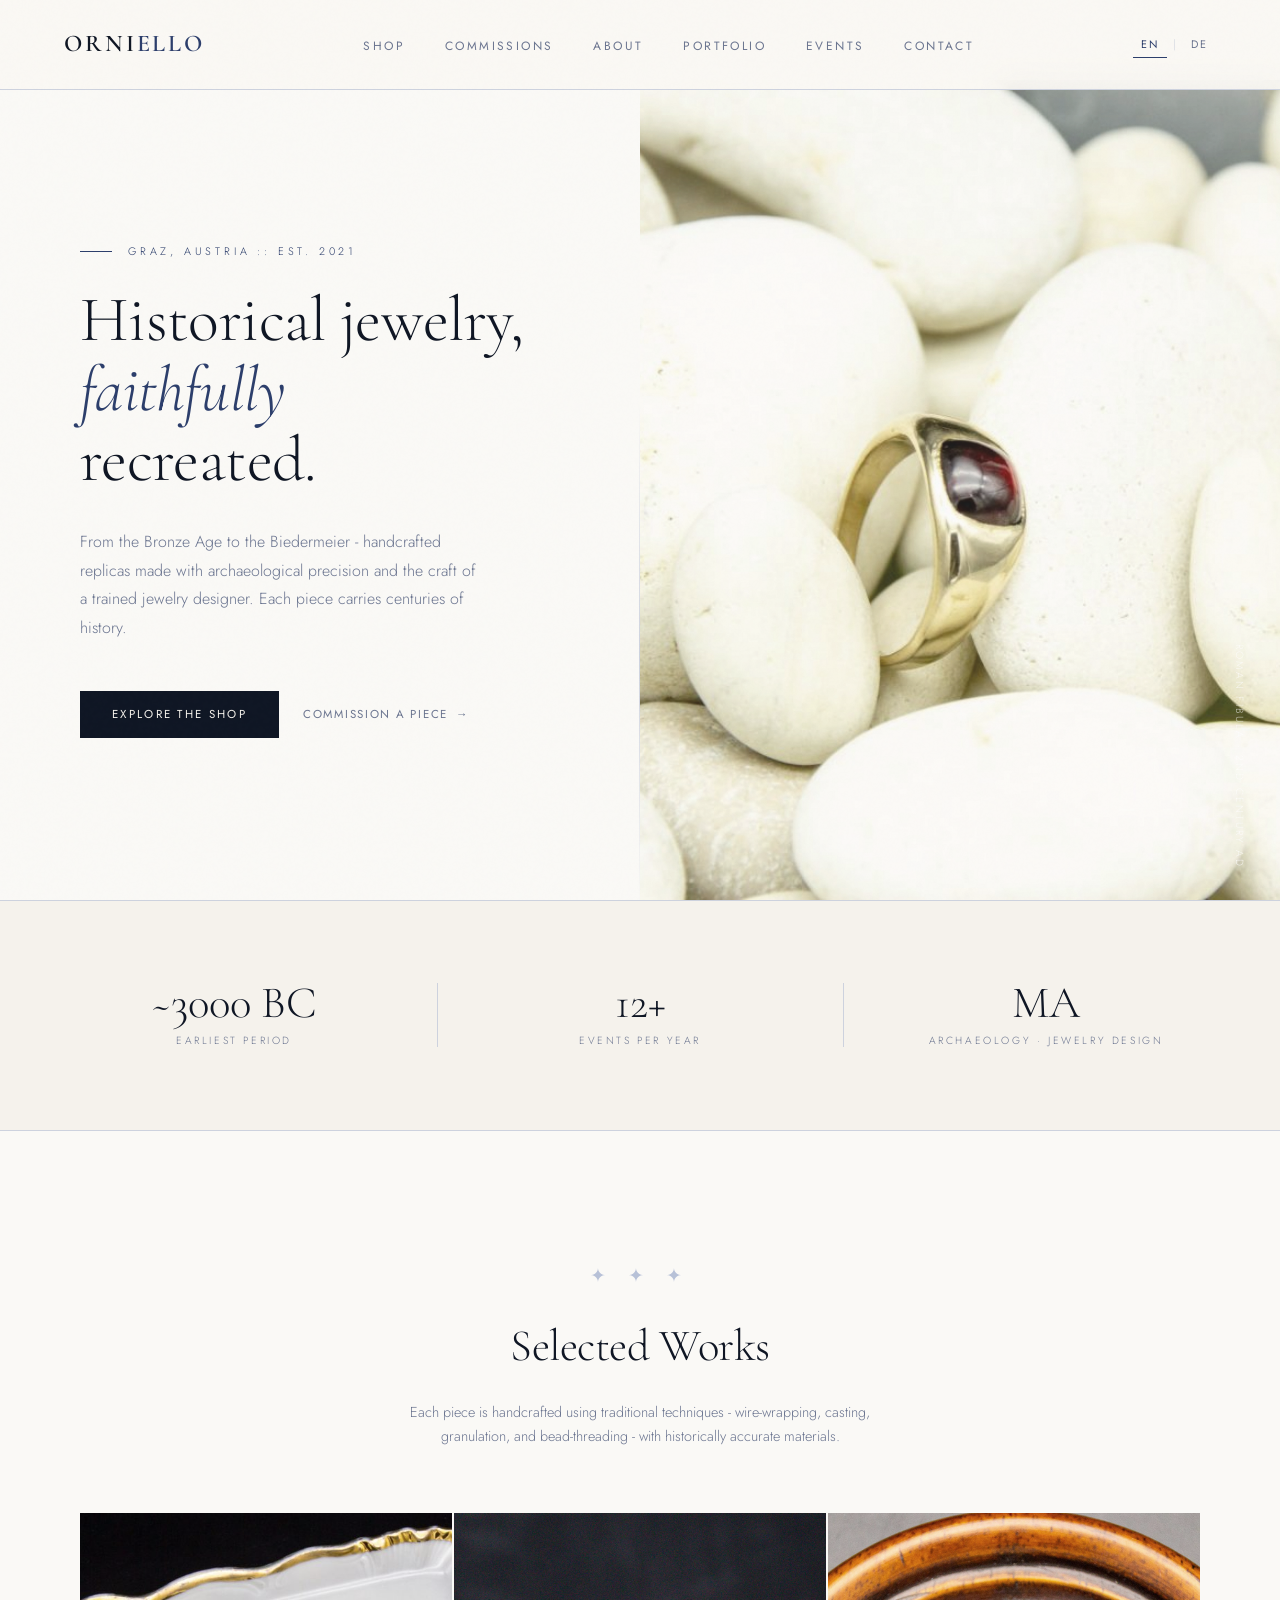
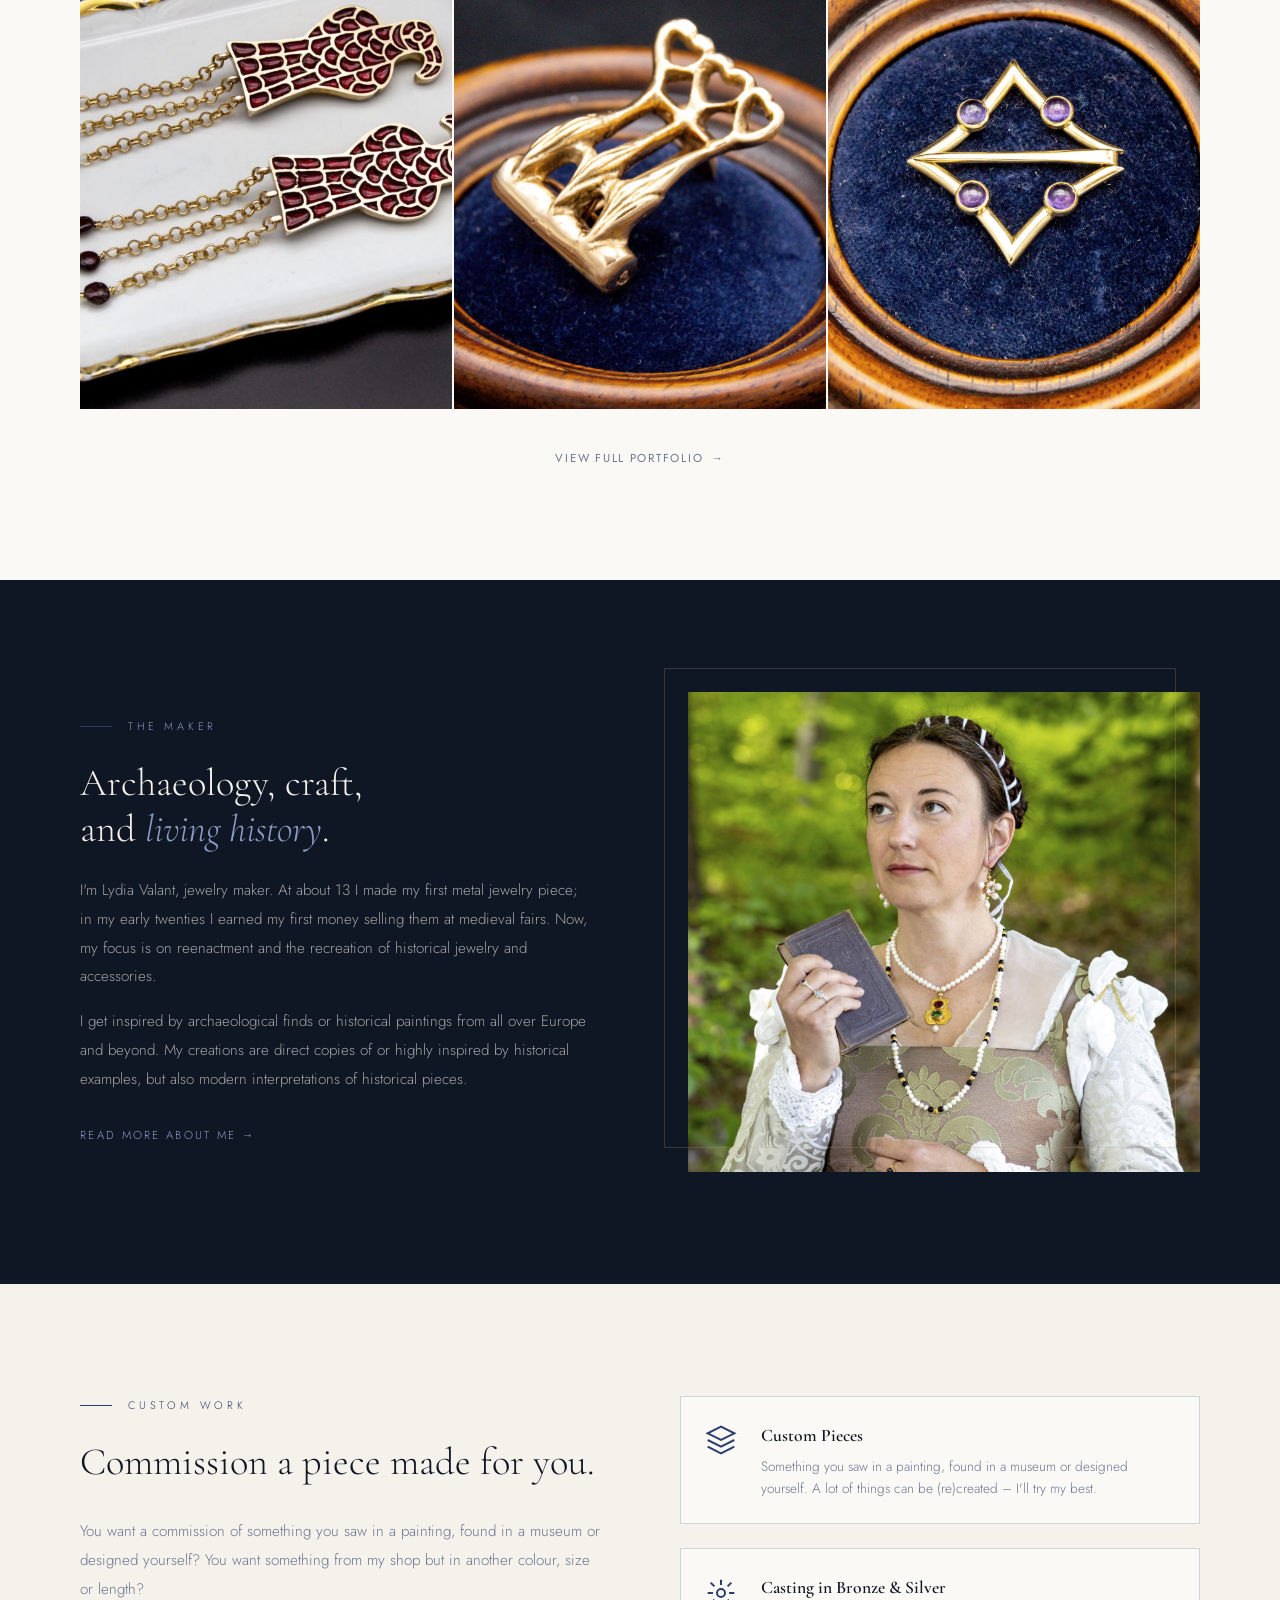
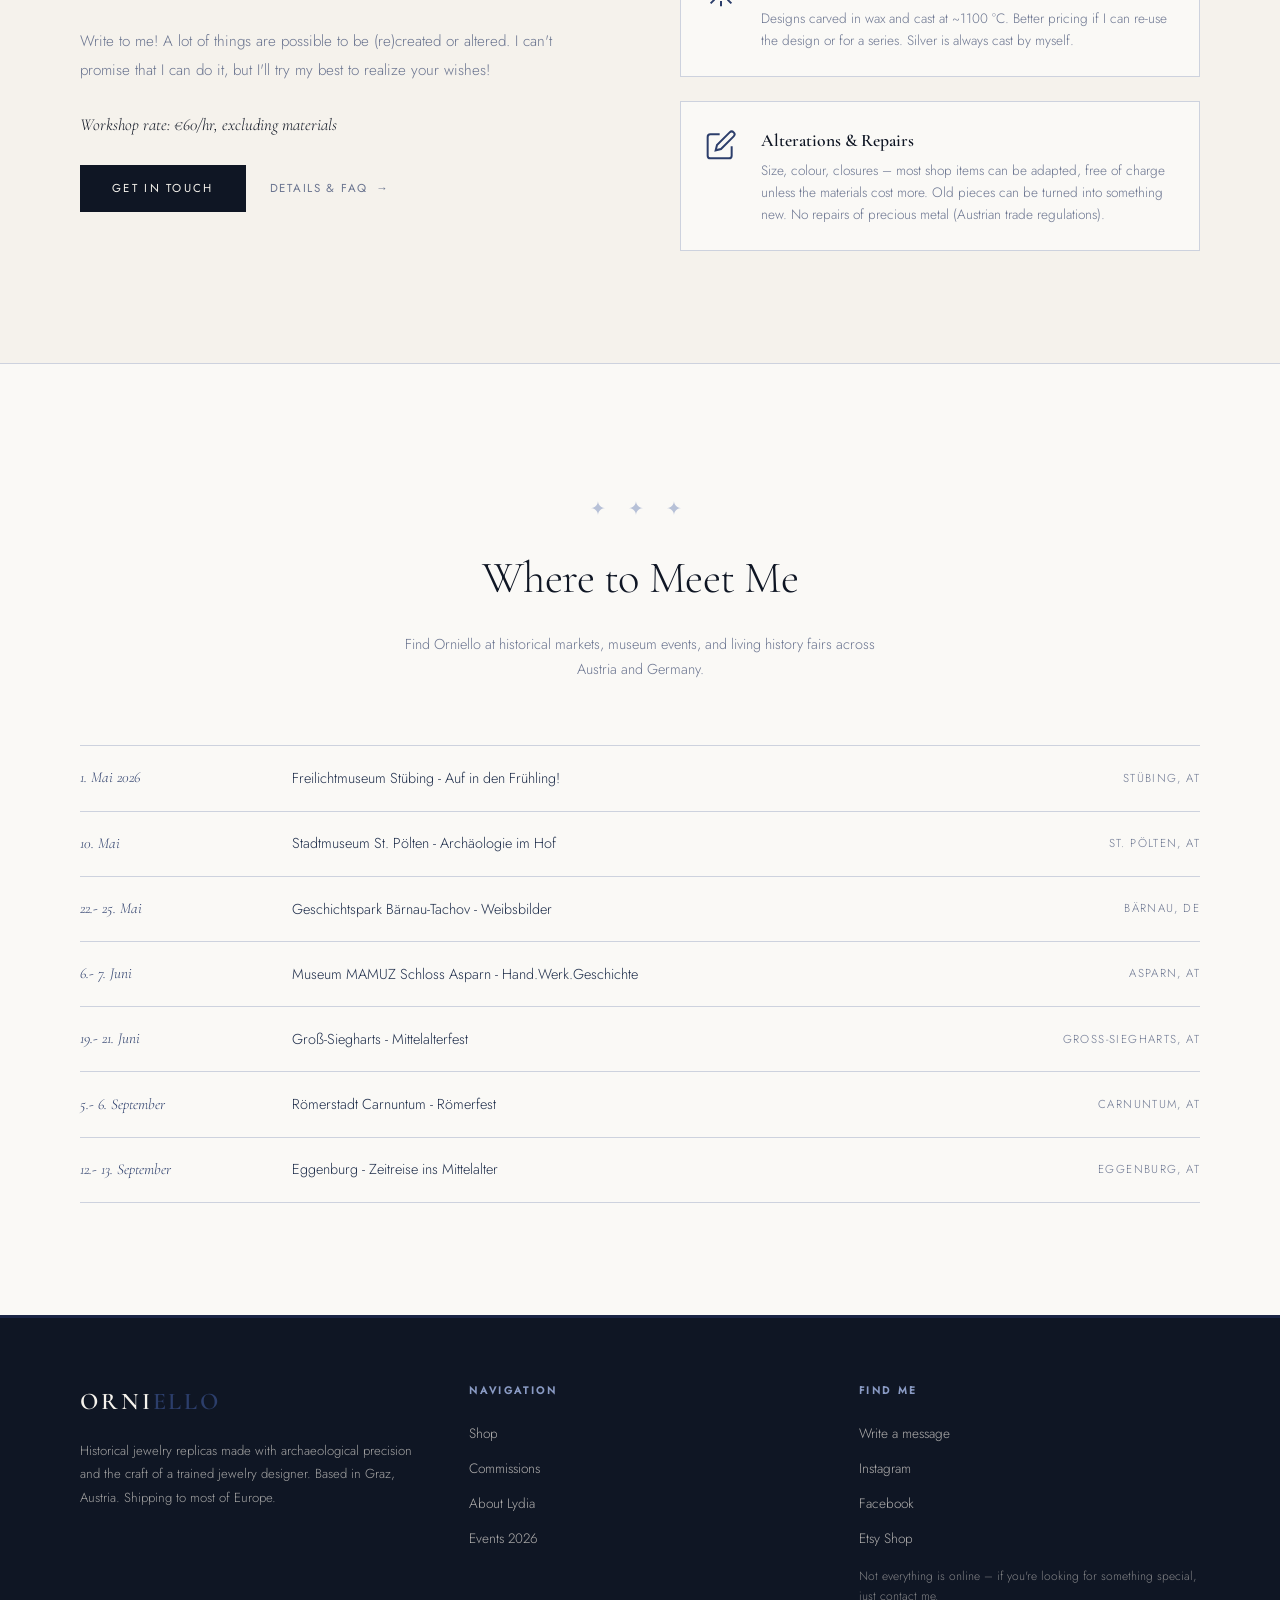
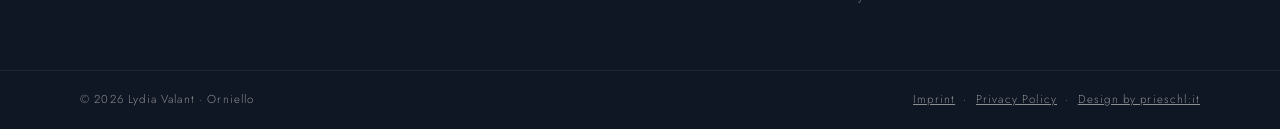
<file: index.html>
<!DOCTYPE html>
<html lang="en">
<head>
<meta charset="UTF-8">
<meta name="viewport" content="width=device-width, initial-scale=1.0">
<title>Historical Jewelry Replicas | Orniello</title>
<meta name="description" content="Handcrafted replicas of historical jewelry from the Bronze Age to the Biedermeier, made by archaeologist and jewelry artist Lydia Valant in Graz, Austria.">
<link rel="preload" href="fonts/jost-latin-300-normal.woff2" as="font" type="font/woff2" crossorigin>
<link rel="preload" href="fonts/cormorant-garamond-latin-300-normal.woff2" as="font" type="font/woff2" crossorigin>
<link rel="stylesheet" href="css/style.css">

</head>
<body>

<!-- NAVIGATION -->
<nav>
  <a href="#" class="logo">Orni<span>ello</span></a>
  <ul class="nav-links">
    <li><a href="#featured" data-en="Shop" data-de="Shop">Shop</a></li>
    <li><a href="commissions.html" data-en="Commissions" data-de="Auftragsarbeiten">Commissions</a></li>
    <li><a href="about.html" data-en="About" data-de="Über mich">About</a></li>
    <li><a href="portfolio.html" data-en="Portfolio" data-de="Portfolio">Portfolio</a></li>
    <li><a href="#events" data-en="Events" data-de="Termine">Events</a></li>
    <li><a href="contact.html" data-en="Contact" data-de="Kontakt">Contact</a></li>
  </ul>
  <div class="lang-switcher">
    <button class="lang-btn active" onclick="setLang('en')">EN</button>
    <span class="lang-divider">|</span>
    <button class="lang-btn" onclick="setLang('de')">DE</button>
  </div>
  <button class="hamburger" id="hamburger" onclick="toggleMenu()" aria-label="Menu" aria-expanded="false" aria-controls="mobileMenu">
    <span></span><span></span><span></span>
  </button>
</nav>

<!-- MOBILE MENU -->
<div class="mobile-menu" id="mobileMenu">
  <button class="mobile-menu-close" onclick="toggleMenu()" aria-label="Close menu">✕</button>
  <a href="#featured" onclick="toggleMenu()" data-en="Shop" data-de="Shop">Shop</a>
  <a href="commissions.html" onclick="toggleMenu()" data-en="Commissions" data-de="Auftragsarbeiten">Commissions</a>
  <a href="about.html" onclick="toggleMenu()" data-en="About" data-de="Über mich">About</a>
  <a href="portfolio.html" onclick="toggleMenu()" data-en="Portfolio" data-de="Portfolio">Portfolio</a>
  <a href="#events" onclick="toggleMenu()" data-en="Events" data-de="Termine">Events</a>
  <a href="contact.html" onclick="toggleMenu()" data-en="Contact" data-de="Kontakt">Contact</a>
  <div class="lang-switcher">
    <button class="lang-btn" onclick="setLang('en')">EN</button>
    <span class="lang-divider">|</span>
    <button class="lang-btn" onclick="setLang('de')">DE</button>
  </div>
</div>

<!-- HERO -->
<section class="hero">
  <div class="hero-left">
    <span class="eyebrow">Graz, Austria :: Est. 2021</span>
    <h1 data-en="Historical jewelry,<br><em>faithfully</em><br>recreated." data-de="Historischer Schmuck,<br><em>authentisch</em><br>nachgebildet.">Historical jewelry,<br><em>faithfully</em><br>recreated.</h1>
    <p class="hero-text" data-en="From the Bronze Age to the Biedermeier - handcrafted replicas made with archaeological precision and the craft of a trained jewelry designer. Each piece carries centuries of history." data-de="Von der Bronzezeit bis zum Biedermeier - handgefertigte Repliken mit archäologischer Präzision und dem Handwerk einer ausgebildeten Schmuckdesignerin. Jedes Stück trägt Jahrhunderte Geschichte in sich.">From the Bronze Age to the Biedermeier - handcrafted replicas made with archaeological precision and the craft of a trained jewelry designer. Each piece carries centuries of history.</p>
    <div class="hero-ctas">
      <a href="#featured" class="btn-primary" data-en="Explore the Shop" data-de="Zum Shop">Explore the Shop</a>
      <a href="commissions.html" class="btn-secondary" data-en="Commission a Piece" data-de="Auftragsarbeit anfragen">Commission a Piece</a>
    </div>
  </div>
  <div class="hero-right">
    <div class="hero-img-wrap">
      <!-- In der echten Version: src="echtes Produktfoto" -->
      <img src="images/ringaufsteinen.jpg" alt="Historical jewelry by Orniello" />
    </div>
    <span class="hero-img-caption">Roman Fibula · 2nd Century AD</span>
  </div>
</section>

<!-- STATS BAND -->
<div class="intro-band">
  <div class="stat-item">
    <div class="stat-number">~3000 BC</div>
    <div class="stat-label" data-en="Earliest Period" data-de="Früheste Epoche">Earliest Period</div>
  </div>
  <div class="stat-divider"></div>
  <div class="stat-item">
    <div class="stat-number">12+</div>
    <div class="stat-label" data-en="Events per Year" data-de="Termine pro Jahr">Events per Year</div>
  </div>
  <div class="stat-divider"></div>
  <div class="stat-item">
    <div class="stat-number">MA</div>
    <div class="stat-label" data-en="Archaeology · Jewelry Design" data-de="Archäologie · Schmuckdesign">Archaeology · Jewelry Design</div>
  </div>
</div>

<!-- FEATURED WORKS -->
<section class="featured" id="featured">
  <div class="section-header">
    <div class="ornament">✦ ✦ ✦</div>
    <h2 data-en="Selected Works" data-de="Ausgewählte Arbeiten">Selected Works</h2>
    <p data-en="Each piece is handcrafted using traditional techniques - wire-wrapping, casting, granulation, and bead-threading - with historically accurate materials." data-de="Jedes Stück wird mit traditionellen Techniken handgefertigt - Drahtwickeln, Gießen, Granulation und Perlenfädeln - mit historisch korrekten Materialien.">Each piece is handcrafted using traditional techniques - wire-wrapping, casting, granulation, and bead-threading - with historically accurate materials.</p>
  </div>
  <!-- wird aus js/portfolio-data.js erzeugt (Stuecke mit featured: true) -->
  <div class="product-grid" id="featuredGrid"></div>
  <noscript>
    <p style="text-align:center;"><a href="portfolio.html">Zum Portfolio / View portfolio</a></p>
  </noscript>
  <div class="hero-ctas" style="justify-content: center; margin-top: 2.5rem;">
    <a href="portfolio.html" class="btn-secondary" data-en="View full portfolio" data-de="Ganzes Portfolio ansehen">View full portfolio</a>
  </div>
</section>

<!-- ABOUT -->
<section class="about-strip" id="about">
  <div>
    <div class="eyebrow" style="color: var(--bronze-light);" data-en="The Maker" data-de="Die Macherin">The Maker</div>
    <h2 data-en="Archaeology, craft,<br>and <em>living history</em>." data-de="Archäologie, Handwerk<br>und <em>gelebte Geschichte</em>.">Archaeology, craft,<br>and <em>living history</em>.</h2>
    <p data-en="I'm Lydia Valant, jewelry maker. At about 13 I made my first metal jewelry piece; in my early twenties I earned my first money selling them at medieval fairs. Now, my focus is on reenactment and the recreation of historical jewelry and accessories." data-de="Ich bin Lydia Valant, Schmuckmacherin aus Leidenschaft. Mit etwa 13 Jahren fertigte ich mein erstes Schmuckstück aus Metall an; als junge Erwachsene verdiente ich mein erstes Geld damit, meine Arbeiten auf Mittelaltermärkten zu verkaufen. Heute liegt mein Schwerpunkt auf Reenactment sowie der Rekonstruktion historischen Schmucks und historischer Accessoires.">I'm Lydia Valant, jewelry maker. At about 13 I made my first metal jewelry piece; in my early twenties I earned my first money selling them at medieval fairs. Now, my focus is on reenactment and the recreation of historical jewelry and accessories.</p>
    <p data-en="I get inspired by archaeological finds or historical paintings from all over Europe and beyond. My creations are direct copies of or highly inspired by historical examples, but also modern interpretations of historical pieces." data-de="Ich lasse mich von archäologischen Funden oder historischen Gemälden aus ganz Europa und darüber hinaus inspirieren. Meine Kreationen reichen von direkten Kopien oder stark an historischen Vorbildern orientierten Stücken bis hin zu modernen Interpretationen historischer Originale.">I get inspired by archaeological finds or historical paintings from all over Europe and beyond. My creations are direct copies of or highly inspired by historical examples, but also modern interpretations of historical pieces.</p>
    <a href="about.html" data-en="Read more about me →" data-de="Mehr über mich →">Read more about me →</a>
  </div>
  <div class="about-img-frame">
    <img loading="lazy" src="images/lydiamitbuch.jpg" alt="Lydia Valant, Orniello" />
  </div>
</section>

<!-- COMMISSIONS -->
<section class="commissions" id="commissions">
  <div>
    <div class="eyebrow" data-en="Custom Work" data-de="Auftragsarbeiten">Custom Work</div>
    <h2 data-en="Commission a piece made for you." data-de="Ein Stück ganz nach deinen Wünschen.">Commission a piece made for you.</h2>
    <p data-en="You want a commission of something you saw in a painting, found in a museum or designed yourself? You want something from my shop but in another colour, size or length?" data-de="Du möchtest eine Auftragsarbeit für ein Stück, das du auf einem Gemälde gesehen, in einem Museum entdeckt oder selbst entworfen hast? Du hättest gerne etwas aus meinem Shop, aber in einer anderen Farbe, Größe oder Länge?">You want a commission of something you saw in a painting, found in a museum or designed yourself? You want something from my shop but in another colour, size or length?</p>
    <p data-en="Write to me! A lot of things are possible to be (re)created or altered. I can't promise that I can do it, but I'll try my best to realize your wishes!" data-de="Schreib mir! Vieles lässt sich (neu) anfertigen oder abwandeln. Ich kann zwar nicht garantieren, dass es immer funktioniert, aber ich werde mein Bestes geben, um deine Wünsche zu erfüllen!">Write to me! A lot of things are possible to be (re)created or altered. I can't promise that I can do it, but I'll try my best to realize your wishes!</p>
    <p style="font-style: italic; font-family: 'Cormorant Garamond', serif; font-size: 1.05rem; color: var(--ink);" data-en="Workshop rate: €60/hr, excluding materials" data-de="Werkstatttarif: 60 € pro Stunde, zzgl. Material">Workshop rate: €60/hr, excluding materials</p>
    <div class="hero-ctas" style="margin-top: 1.5rem;">
      <a href="contact.html" class="btn-primary" data-en="Get in touch" data-de="Kontakt aufnehmen">Get in touch</a>
      <a href="commissions.html" class="btn-secondary" data-en="Details &amp; FAQ" data-de="Details &amp; FAQ">Details &amp; FAQ</a>
    </div>
  </div>
  <div class="commission-items">
    <div class="commission-item">
      <svg class="commission-icon" viewBox="0 0 24 24" fill="none" stroke="currentColor" stroke-width="1.5"><path d="M12 2L2 7l10 5 10-5-10-5z"/><path d="M2 17l10 5 10-5"/><path d="M2 12l10 5 10-5"/></svg>
      <div>
        <h4 data-en="Custom Pieces" data-de="Individuelle Stücke">Custom Pieces</h4>
        <p data-en="Something you saw in a painting, found in a museum or designed yourself. A lot of things can be (re)created – I'll try my best." data-de="Etwas von einem Gemälde, aus einem Museum oder dein eigener Entwurf. Vieles lässt sich (neu) anfertigen – ich gebe mein Bestes.">Something you saw in a painting, found in a museum or designed yourself. A lot of things can be (re)created – I'll try my best.</p>
      </div>
    </div>
    <div class="commission-item">
      <svg class="commission-icon" viewBox="0 0 24 24" fill="none" stroke="currentColor" stroke-width="1.5"><circle cx="12" cy="12" r="3"/><path d="M12 2v4m0 12v4M4.22 4.22l2.83 2.83m9.9 9.9l2.83 2.83M2 12h4m12 0h4M4.22 19.78l2.83-2.83m9.9-9.9l2.83-2.83"/></svg>
      <div>
        <h4 data-en="Casting in Bronze &amp; Silver" data-de="Guss in Bronze &amp; Silber">Casting in Bronze &amp; Silver</h4>
        <p data-en="Designs carved in wax and cast at ~1100 °C. Better pricing if I can re-use the design or for a series. Silver is always cast by myself." data-de="Designs in Wachs modelliert und bei ca. 1100 °C gegossen. Bessere Preise bei Wiederverwendung des Designs oder Serien. Silber gieße ich immer selbst.">Designs carved in wax and cast at ~1100 °C. Better pricing if I can re-use the design or for a series. Silver is always cast by myself.</p>
      </div>
    </div>
    <div class="commission-item">
      <svg class="commission-icon" viewBox="0 0 24 24" fill="none" stroke="currentColor" stroke-width="1.5"><path d="M11 4H4a2 2 0 00-2 2v14a2 2 0 002 2h14a2 2 0 002-2v-7"/><path d="M18.5 2.5a2.121 2.121 0 013 3L12 15l-4 1 1-4 9.5-9.5z"/></svg>
      <div>
        <h4 data-en="Alterations &amp; Repairs" data-de="Änderungen &amp; Reparaturen">Alterations &amp; Repairs</h4>
        <p data-en="Size, colour, closures – most shop items can be adapted, free of charge unless the materials cost more. Old pieces can be turned into something new. No repairs of precious metal (Austrian trade regulations)." data-de="Größe, Farbe, Verschlüsse – die meisten Stücke lassen sich anpassen, kostenlos, sofern die Materialkosten nicht höher sind. Alte Stücke können zu etwas Neuem werden. Keine Reparatur von Edelmetall (österreichische Gewerbevorschriften).">Size, colour, closures – most shop items can be adapted, free of charge unless the materials cost more. Old pieces can be turned into something new. No repairs of precious metal (Austrian trade regulations).</p>
      </div>
    </div>
  </div>
</section>

<!-- EVENTS -->
<section class="events" id="events">
  <div class="section-header">
    <div class="ornament">✦ ✦ ✦</div>
    <h2 data-en="Where to Meet Me" data-de="Wo ihr mich findet">Where to Meet Me</h2>
    <p data-en="Find Orniello at historical markets, museum events, and living history fairs across Austria and Germany." data-de="Orniello ist auf Geschichtsmärkten, Museumsveranstaltungen und Living-History-Messen in Österreich und Deutschland vertreten.">Find Orniello at historical markets, museum events, and living history fairs across Austria and Germany.</p>
  </div>
  <div class="events-list">
    <div class="event-row">
      <span class="event-date">1. Mai 2026</span>
      <span class="event-name">Freilichtmuseum Stübing - Auf in den Frühling!</span>
      <span class="event-location">Stübing, AT</span>
    </div>
    <div class="event-row">
      <span class="event-date">10. Mai</span>
      <span class="event-name">Stadtmuseum St. Pölten - Archäologie im Hof</span>
      <span class="event-location">St. Pölten, AT</span>
    </div>
    <div class="event-row">
      <span class="event-date">22.- 25. Mai</span>
      <span class="event-name">Geschichtspark Bärnau-Tachov - Weibsbilder</span>
      <span class="event-location">Bärnau, DE</span>
    </div>
    <div class="event-row">
      <span class="event-date">6.- 7. Juni</span>
      <span class="event-name">Museum MAMUZ Schloss Asparn - Hand.Werk.Geschichte</span>
      <span class="event-location">Asparn, AT</span>
    </div>
    <div class="event-row">
      <span class="event-date">19.- 21. Juni</span>
      <span class="event-name">Groß-Siegharts - Mittelalterfest</span>
      <span class="event-location">Groß-Siegharts, AT</span>
    </div>
    <div class="event-row">
      <span class="event-date">5.- 6. September</span>
      <span class="event-name">Römerstadt Carnuntum - Römerfest</span>
      <span class="event-location">Carnuntum, AT</span>
    </div>
    <div class="event-row">
      <span class="event-date">12.- 13. September</span>
      <span class="event-name">Eggenburg - Zeitreise ins Mittelalter</span>
      <span class="event-location">Eggenburg, AT</span>
    </div>
  </div>
</section>

<!-- FOOTER -->
<footer>
  <div class="footer-brand">
    <a href="#" class="logo">Orni<span>ello</span></a>
    <p data-en="Historical jewelry replicas made with archaeological precision and the craft of a trained jewelry designer. Based in Graz, Austria. Shipping to most of Europe." data-de="Historische Schmuckrepliken mit archäologischer Präzision und dem Handwerk einer ausgebildeten Schmuckdesignerin. Aus Graz, Österreich. Versand in weite Teile Europas.">Historical jewelry replicas made with archaeological precision and the craft of a trained jewelry designer. Based in Graz, Austria. Shipping to most of Europe.</p>
  </div>
  <div>
    <h4>Navigation</h4>
    <ul>
      <li><a href="#featured">Shop</a></li>
      <li><a href="commissions.html">Commissions</a></li>
      <li><a href="#about">About Lydia</a></li>
      <li><a href="#events">Events 2026</a></li>
    </ul>
  </div>
  <div>
    <h4 data-en="Find me" data-de="Kontakt & Social">Find me</h4>
    <ul>
      <li><a href="contact.html" data-en="Write a message" data-de="Nachricht schreiben">Write a message</a></li>
      <li><a href="https://www.instagram.com/orniello_by_celefindel/" target="_blank" rel="noopener">Instagram</a></li>
      <li><a href="https://www.facebook.com/Orniello/" target="_blank" rel="noopener">Facebook</a></li>
      <li><a href="https://www.etsy.com/shop/Orniello" target="_blank" rel="noopener">Etsy Shop</a></li>
    </ul>
    <p style="font-size: 0.75rem; color: rgba(245,240,232,0.5); margin-top: 1rem; line-height: 1.6;"
       data-en="Not everything is online – if you're looking for something special, just contact me."
       data-de="Nicht alles ist online – für besondere Wünsche einfach melden.">
      Not everything is online – if you're looking for something special, just contact me.
    </p>
  </div>
</footer>
<div class="footer-bottom">
  <p>© 2026 Lydia Valant · Orniello</p>
  <p><a href="impressum.html" style="color: inherit;" data-en="Imprint" data-de="Impressum">Imprint</a> &nbsp;·&nbsp; <a href="datenschutz.html" style="color: inherit;" data-en="Privacy Policy" data-de="Datenschutz">Privacy Policy</a> &nbsp;·&nbsp; <a href="https://prieschl.it" target="_blank" style="color: inherit;">Design by prieschl:it</a></p>
</div>

<script src="js/main.js"></script>
<script src="js/portfolio-data.js"></script>
<script src="js/portfolio.js"></script>
</body>
</html>
</file>
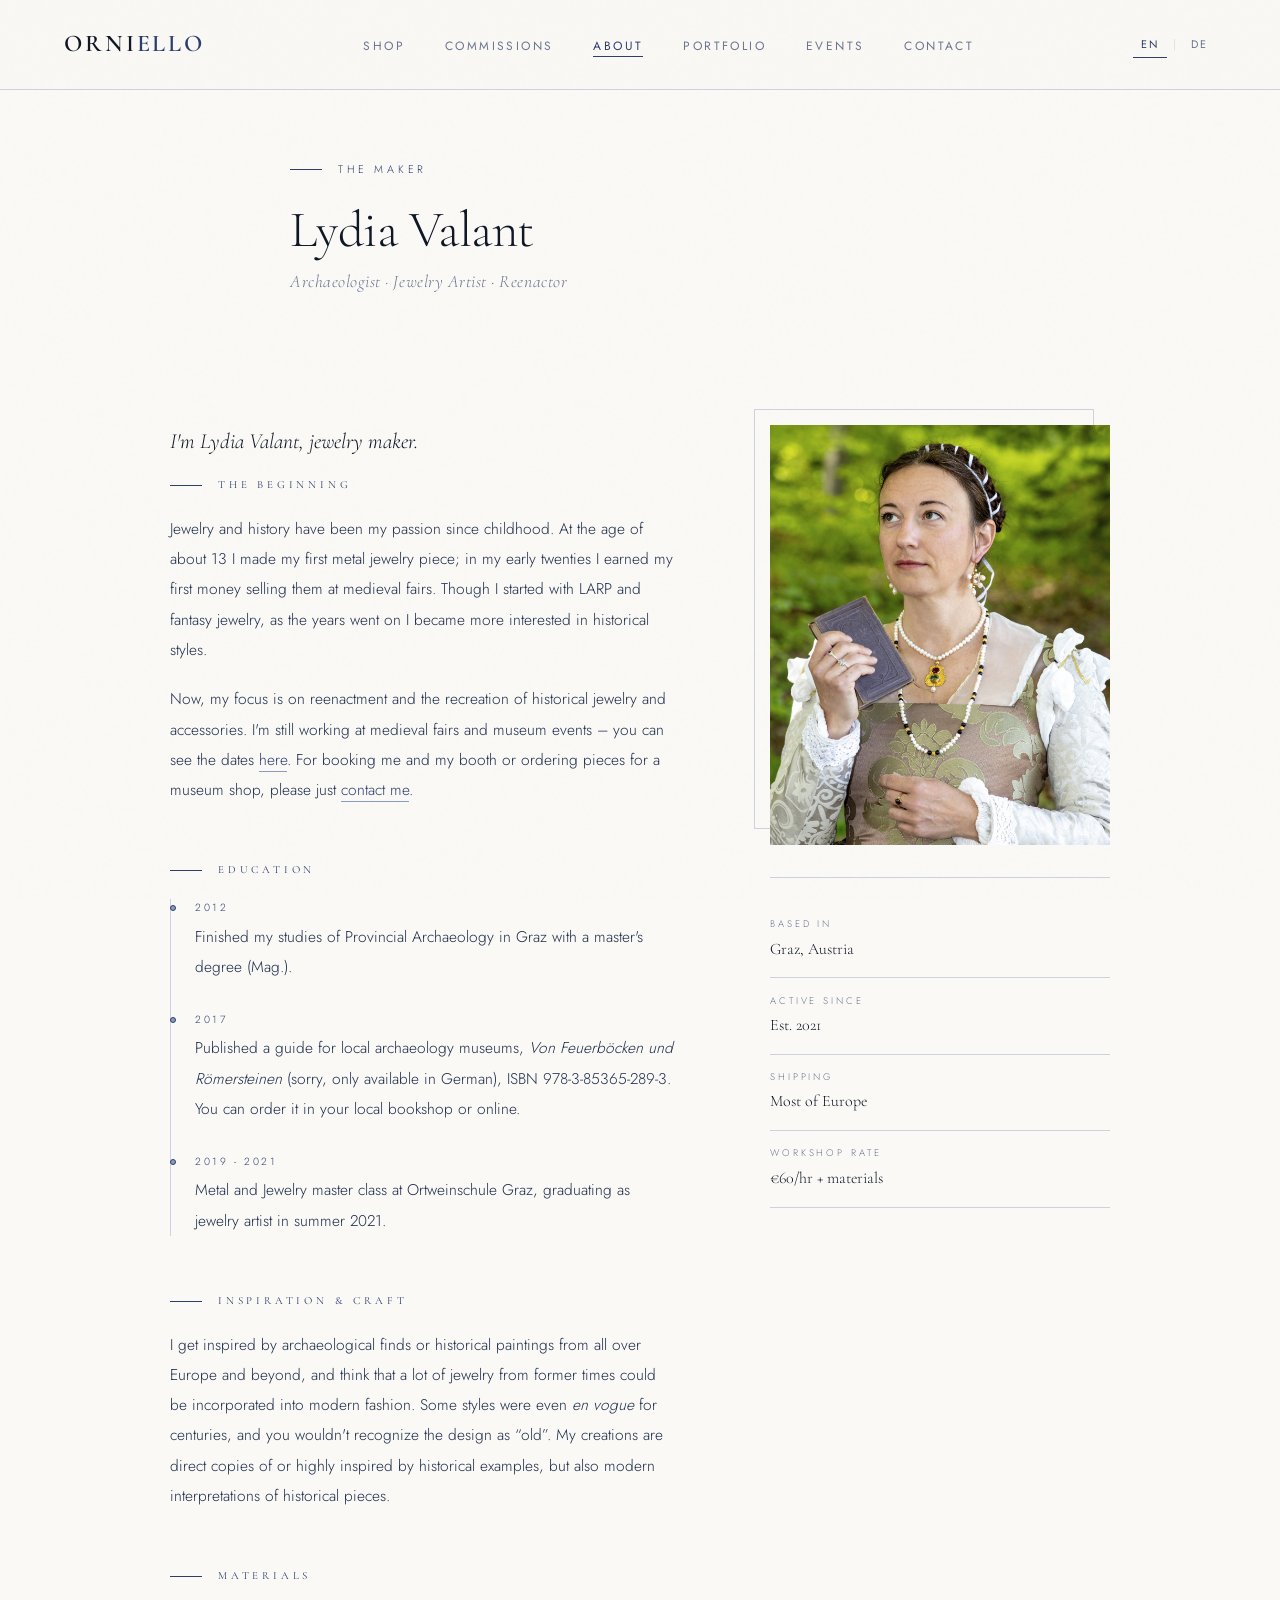
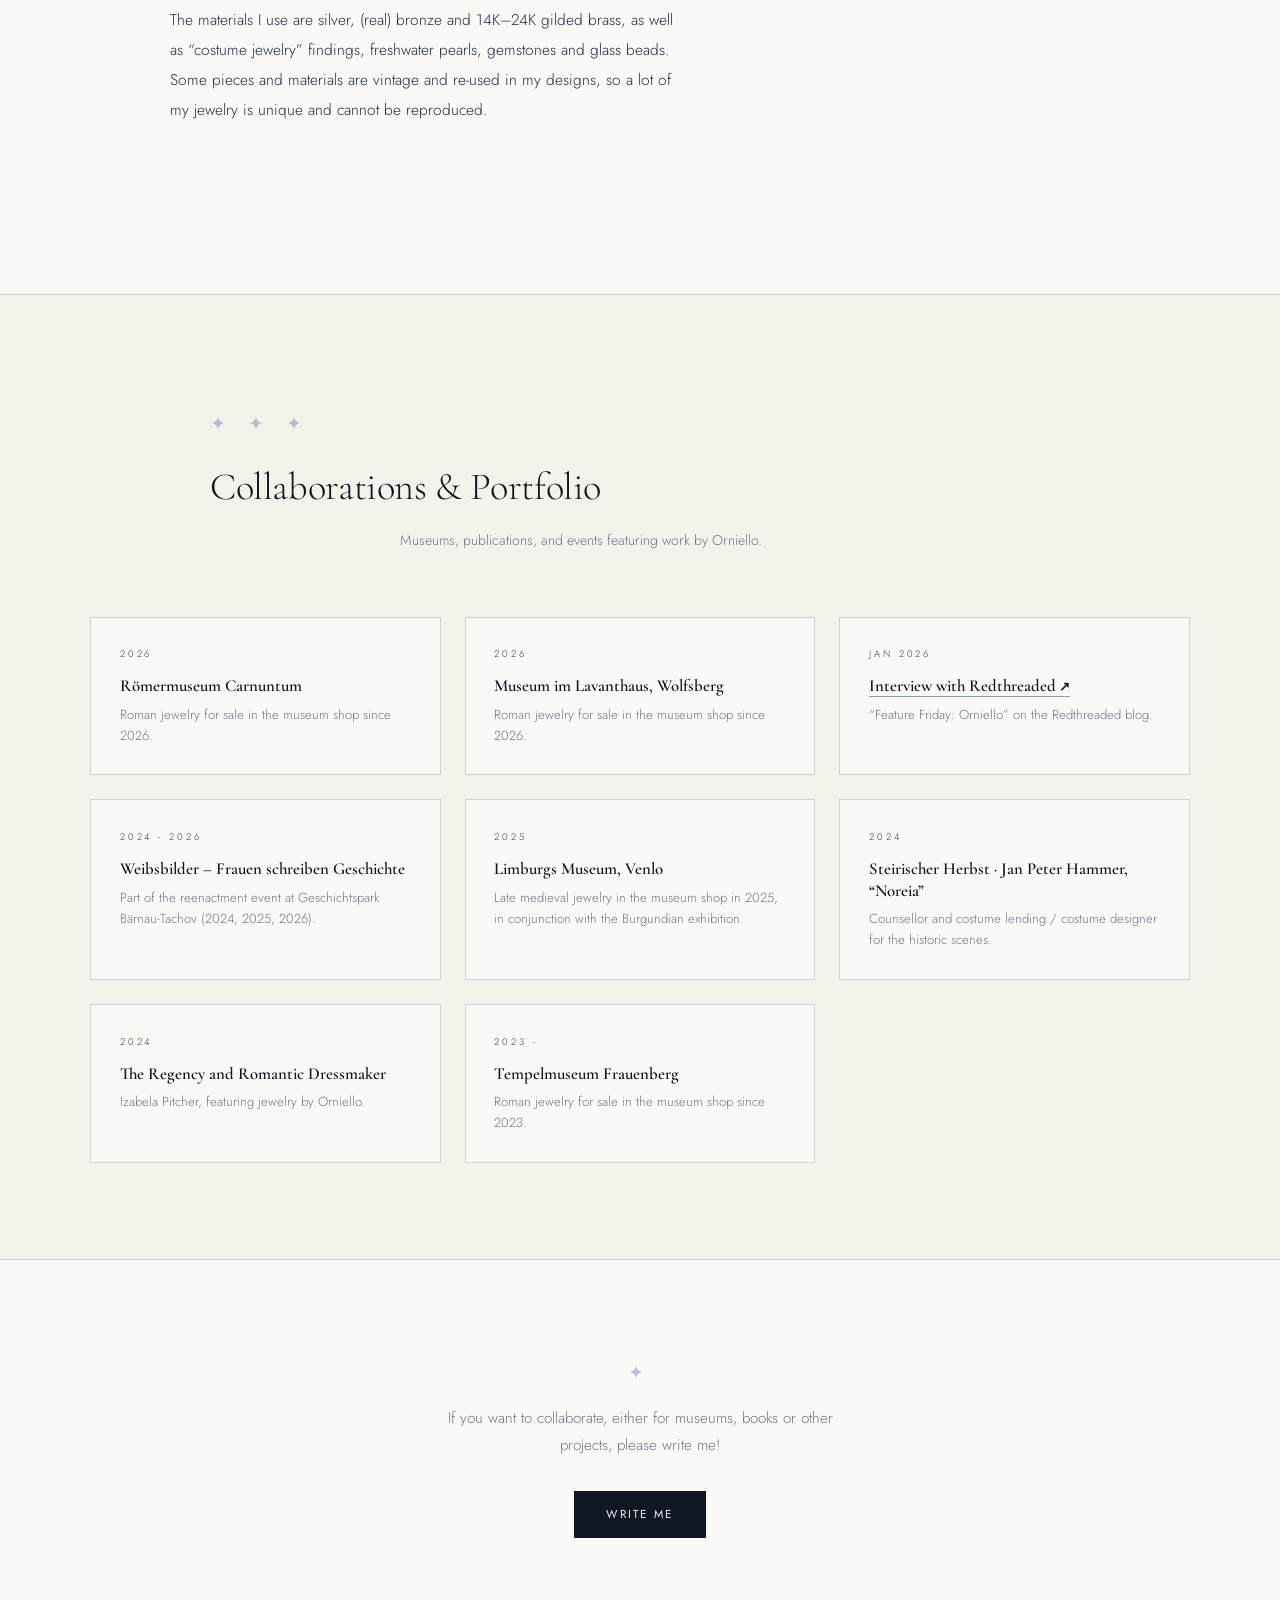
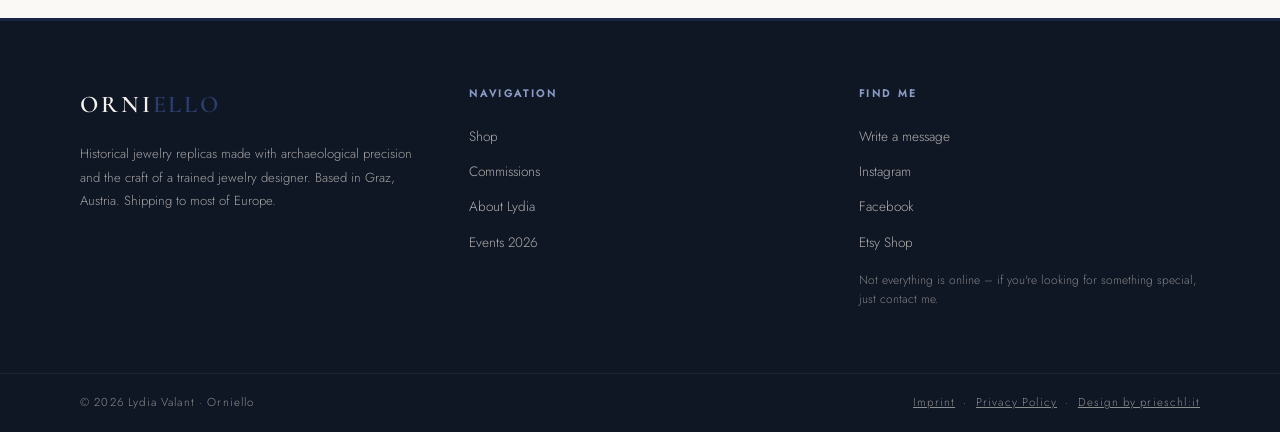
<file: about.html>
<!DOCTYPE html>
<html lang="en">
<head>
<meta charset="UTF-8">
<meta name="viewport" content="width=device-width, initial-scale=1.0">
<title>About Lydia Valant | Orniello</title>
<meta name="description" content="Lydia Valant is an archaeologist, jewelry artist and reenactor from Graz who recreates historical jewelry from archaeological finds and paintings.">
<link rel="preload" href="fonts/jost-latin-300-normal.woff2" as="font" type="font/woff2" crossorigin>
<link rel="preload" href="fonts/cormorant-garamond-latin-300-normal.woff2" as="font" type="font/woff2" crossorigin>
<link rel="stylesheet" href="css/style.css">
</head>
<body>

<!-- NAVIGATION -->
<nav>
  <a href="index.html" class="logo">Orni<span>ello</span></a>
  <ul class="nav-links">
    <li><a href="index.html#featured" data-en="Shop" data-de="Shop">Shop</a></li>
    <li><a href="commissions.html" data-en="Commissions" data-de="Auftragsarbeiten">Commissions</a></li>
    <li><a href="about.html" class="active" data-en="About" data-de="Über mich">About</a></li>
    <li><a href="portfolio.html" data-en="Portfolio" data-de="Portfolio">Portfolio</a></li>
    <li><a href="index.html#events" data-en="Events" data-de="Termine">Events</a></li>
    <li><a href="contact.html" data-en="Contact" data-de="Kontakt">Contact</a></li>
  </ul>
  <div class="lang-switcher">
    <button class="lang-btn active" onclick="setLang('en')">EN</button>
    <span class="lang-divider">|</span>
    <button class="lang-btn" onclick="setLang('de')">DE</button>
  </div>
  <button class="hamburger" id="hamburger" onclick="toggleMenu()" aria-label="Menu" aria-expanded="false" aria-controls="mobileMenu">
    <span></span><span></span><span></span>
  </button>
</nav>

<!-- MOBILE MENU -->
<div class="mobile-menu" id="mobileMenu">
  <button class="mobile-menu-close" onclick="toggleMenu()" aria-label="Close menu">✕</button>
  <a href="index.html#featured" onclick="toggleMenu()" data-en="Shop" data-de="Shop">Shop</a>
  <a href="commissions.html" onclick="toggleMenu()" data-en="Commissions" data-de="Auftragsarbeiten">Commissions</a>
  <a href="about.html" onclick="toggleMenu()" data-en="About" data-de="Über mich">About</a>
  <a href="portfolio.html" onclick="toggleMenu()" data-en="Portfolio" data-de="Portfolio">Portfolio</a>
  <a href="index.html#events" onclick="toggleMenu()" data-en="Events" data-de="Termine">Events</a>
  <a href="contact.html" onclick="toggleMenu()" data-en="Contact" data-de="Kontakt">Contact</a>
  <div class="lang-switcher">
    <button class="lang-btn" onclick="setLang('en')">EN</button>
    <span class="lang-divider">|</span>
    <button class="lang-btn" onclick="setLang('de')">DE</button>
  </div>
</div>

<!-- PAGE HEADER -->
<div class="about-hero">
  <div class="eyebrow" data-en="The Maker" data-de="Die Macherin">The Maker</div>
  <h1>Lydia Valant</h1>
  <p class="subtitle" data-en="Archaeologist · Jewelry Artist · Reenactor" data-de="Archäologin · Schmuckkünstlerin · Reenactorin">Archaeologist · Jewelry Artist · Reenactor</p>
</div>

<!-- MAIN CONTENT -->
<div class="about-body">

  <!-- LEFT: PROSE -->
  <div class="about-prose">

    <p class="about-lead" data-en="I'm Lydia Valant, jewelry maker." data-de="Ich bin Lydia Valant, Schmuckmacherin aus Leidenschaft.">I'm Lydia Valant, jewelry maker.</p>

    <section>
      <h2 data-en="The beginning" data-de="Der Anfang">The beginning</h2>
      <p data-en="Jewelry and history have been my passion since childhood. At the age of about 13 I made my first metal jewelry piece; in my early twenties I earned my first money selling them at medieval fairs. Though I started with LARP and fantasy jewelry, as the years went on I became more interested in historical styles."
         data-de="Schmuck und Geschichte sind schon seit meiner Kindheit meine Leidenschaft. Mit etwa 13 Jahren fertigte ich mein erstes Schmuckstück aus Metall an; als junge Erwachsene verdiente ich mein erstes Geld damit, meine Arbeiten auf Mittelaltermärkten zu verkaufen. Während ich anfangs Schmuck für LARP und Fantasy-Bereiche herstellte, galt mein Interesse im Laufe der Jahre zunehmend historischen Stilen.">
        Jewelry and history have been my passion since childhood. At the age of about 13 I made my first metal jewelry piece; in my early twenties I earned my first money selling them at medieval fairs. Though I started with LARP and fantasy jewelry, as the years went on I became more interested in historical styles.
      </p>
      <p data-en="Now, my focus is on reenactment and the recreation of historical jewelry and accessories. I'm still working at medieval fairs and museum events – you can see the dates <a href='index.html#events'>here</a>. For booking me and my booth or ordering pieces for a museum shop, please just <a href='contact.html'>contact me</a>."
         data-de="Heute liegt mein Schwerpunkt auf Reenactment sowie der Rekonstruktion historischen Schmucks und historischer Accessoires. Ich bin weiterhin auf Mittelaltermärkten und bei Museumsveranstaltungen vertreten – die Termine findest du <a href='index.html#events'>hier</a>. Wenn du mich und meinen Stand buchen oder Stücke für einen Museumsshop bestellen möchtest, <a href='contact.html'>kontaktiere mich</a> bitte einfach.">
        Now, my focus is on reenactment and the recreation of historical jewelry and accessories. I"m still working at medieval fairs and museum events – you can see the dates <a href="index.html#events">here</a>. For booking me and my booth or ordering pieces for a museum shop, please just <a href="contact.html">contact me</a>.
      </p>
    </section>

    <section>
      <h2 data-en="Education" data-de="Ausbildung">Education</h2>
      <div class="timeline">
        <div class="timeline-item">
          <div class="timeline-year">2012</div>
          <p class="timeline-text" data-en="Finished my studies of Provincial Archaeology in Graz with a master's degree (Mag.)."
             data-de="Abschluss des Studiums der Provinzialrömischen Archäologie in Graz mit einem Magister-Titel.">
            Finished my studies of Provincial Archaeology in Graz with a master's degree (Mag.).
          </p>
        </div>
        <div class="timeline-item">
          <div class="timeline-year">2017</div>
          <p class="timeline-text" data-en="Published a guide for local archaeology museums, <em>Von Feuerböcken und Römersteinen</em> (sorry, only available in German), ISBN 978-3-85365-289-3. You can order it in your local bookshop or online."
             data-de="Veröffentlichung eines Führers zu lokalen archäologischen Museen: <em>Von Feuerböcken und Römersteinen</em> (ISBN 978-3-85365-289-3). Erhältlich im Buchhandel oder online.">
            Published a guide for local archaeology museums, <em>Von Feuerböcken und Römersteinen</em> (sorry, only available in German), ISBN 978-3-85365-289-3. You can order it in your local bookshop or online.
          </p>
        </div>
        <div class="timeline-item">
          <div class="timeline-year">2019 - 2021</div>
          <p class="timeline-text" data-en="Metal and Jewelry master class at Ortweinschule Graz, graduating as jewelry artist in summer 2021."
             data-de="Meisterklasse für Metall und Schmuck an der Ortweinschule Graz, im Sommer 2021 Abschluss als Schmuckkünstlerin.">
            Metal and Jewelry master class at Ortweinschule Graz, graduating as jewelry artist in summer 2021.
          </p>
        </div>
      </div>
    </section>

    <section>
      <h2 data-en="Inspiration & craft" data-de="Inspiration & Handwerk">Inspiration & craft</h2>
      <p data-en="I get inspired by archaeological finds or historical paintings from all over Europe and beyond, and think that a lot of jewelry from former times could be incorporated into modern fashion. Some styles were even <em>en vogue</em> for centuries, and you wouldn't recognize the design as “old”. My creations are direct copies of or highly inspired by historical examples, but also modern interpretations of historical pieces."
         data-de="Ich lasse mich von archäologischen Funden oder historischen Gemälden aus ganz Europa und darüber hinaus inspirieren und bin der Meinung, dass sich viele Schmuckstücke vergangener Epochen wunderbar in die moderne Mode integrieren lassen. Manche Stile waren über Jahrhunderte hinweg <em>en vogue</em>, sodass man das Design gar nicht unbedingt als „alt“ wahrnimmt. Meine Kreationen reichen von direkten Kopien oder stark an historischen Vorbildern orientierten Stücken bis hin zu modernen Interpretationen historischer Originale.">
        I get inspired by archaeological finds or historical paintings from all over Europe and beyond, and think that a lot of jewelry from former times could be incorporated into modern fashion. Some styles were even <em>en vogue</em> for centuries, and you wouldn't recognize the design as “old”. My creations are direct copies of or highly inspired by historical examples, but also modern interpretations of historical pieces.
      </p>
    </section>

    <section>
      <h2 data-en="Materials" data-de="Materialien">Materials</h2>
      <p data-en="The materials I use are silver, (real) bronze and 14K–24K gilded brass, as well as “costume jewelry” findings, freshwater pearls, gemstones and glass beads. Some pieces and materials are vintage and re-used in my designs, so a lot of my jewelry is unique and cannot be reproduced."
         data-de="Als Materialien verwende ich Silber, (echte) Bronze und mit 14- bis 24-karätigem Gold vergoldetes Messing sowie Fertigteile aus dem Modeschmuckbereich, Süßwasserperlen, Edelsteine und Glasperlen. Da ich für meine Designs teilweise Vintage-Elemente und wiederverwendete Materialien nutze, sind viele meiner Schmuckstücke Unikate, die nicht mehr reproduziert werden können.">
        The materials I use are silver, (real) bronze and 14K–24K gilded brass, as well as “costume jewelry” findings, freshwater pearls, gemstones and glass beads. Some pieces and materials are vintage and re-used in my designs, so a lot of my jewelry is unique and cannot be reproduced.
      </p>
    </section>

  </div>

  <!-- RIGHT: SIDEBAR -->
  <aside class="about-sidebar">
    <div class="sidebar-photo">
      <img src="images/lydiamitbuch.jpg" alt="Lydia Valant" />
    </div>
    <div class="sidebar-facts">
      <div class="sidebar-fact">
        <span class="sidebar-fact-label" data-en="Based in" data-de="Ansässig in">Based in</span>
        <span class="sidebar-fact-value" data-en="Graz, Austria" data-de="Graz, Österreich">Graz, Austria</span>
      </div>
      <div class="sidebar-fact">
        <span class="sidebar-fact-label" data-en="Active since" data-de="Aktiv seit">Active since</span>
        <span class="sidebar-fact-value" data-en="Est. 2021" data-de="Gegr. 2021">Est. 2021</span>
      </div>
      <div class="sidebar-fact">
        <span class="sidebar-fact-label" data-en="Shipping" data-de="Versand">Shipping</span>
        <span class="sidebar-fact-value" data-en="Most of Europe" data-de="Weite Teile Europas">Most of Europe</span>
      </div>
      <div class="sidebar-fact">
        <span class="sidebar-fact-label" data-en="Workshop rate" data-de="Werkstatttarif">Workshop rate</span>
        <span class="sidebar-fact-value" data-en="€60/hr + materials" data-de="60 €/Stunde zzgl. Material">€60/hr + materials</span>
      </div>
    </div>
  </aside>

</div>

<!-- PORTFOLIO -->
<section class="portfolio-section">
  <div class="section-header">
    <div class="ornament" style="text-align:left; margin-bottom: 1rem;">✦ ✦ ✦</div>
    <h2 data-en="Collaborations & Portfolio" data-de="Kooperationen & Portfolio">Collaborations & Portfolio</h2>
    <p data-en="Museums, publications, and events featuring work by Orniello." data-de="Museen, Publikationen und Veranstaltungen mit Arbeiten von Orniello.">Museums, publications, and events featuring work by Orniello.</p>
  </div>
  <div class="about-portfolio-grid">

    <div class="about-portfolio-item">
      <span class="portfolio-year">2026</span>
      <div class="portfolio-title">Römermuseum Carnuntum</div>
      <p class="portfolio-desc" data-en="Roman jewelry for sale in the museum shop since 2026." data-de="Römischer Schmuck im Museumsshop seit 2026.">Roman jewelry for sale in the museum shop since 2026.</p>
    </div>

    <div class="about-portfolio-item">
      <span class="portfolio-year">2026</span>
      <div class="portfolio-title">Museum im Lavanthaus, Wolfsberg</div>
      <p class="portfolio-desc" data-en="Roman jewelry for sale in the museum shop since 2026." data-de="Römischer Schmuck im Museumsshop seit 2026.">Roman jewelry for sale in the museum shop since 2026.</p>
    </div>

    <div class="about-portfolio-item">
      <span class="portfolio-year">Jan 2026</span>
      <div class="portfolio-title"><a href="https://redthreaded.com/blogs/redthreaded/feature-friday-orniello" target="_blank" rel="noopener">Interview with Redthreaded</a></div>
      <p class="portfolio-desc" data-en="“Feature Friday: Orniello” on the Redthreaded blog." data-de="„Feature Friday: Orniello“ im Redthreaded-Blog.">“Feature Friday: Orniello” on the Redthreaded blog.</p>
    </div>

    <div class="about-portfolio-item">
      <span class="portfolio-year">2024 - 2026</span>
      <div class="portfolio-title">Weibsbilder – Frauen schreiben Geschichte</div>
      <p class="portfolio-desc" data-en="Part of the reenactment event at Geschichtspark Bärnau-Tachov (2024, 2025, 2026)." data-de="Teil des Reenactment-Events im Geschichtspark Bärnau-Tachov (2024, 2025, 2026).">Part of the reenactment event at Geschichtspark Bärnau-Tachov (2024, 2025, 2026).</p>
    </div>

    <div class="about-portfolio-item">
      <span class="portfolio-year">2025</span>
      <div class="portfolio-title">Limburgs Museum, Venlo</div>
      <p class="portfolio-desc" data-en="Late medieval jewelry in the museum shop in 2025, in conjunction with the Burgundian exhibition." data-de="Spätmittelalterlicher Schmuck im Museumsshop in 2025 im Zuge der Burgunder-Ausstellung.">Late medieval jewelry in the museum shop in 2025, in conjunction with the Burgundian exhibition.</p>
    </div>

    <div class="about-portfolio-item">
      <span class="portfolio-year">2024</span>
      <div class="portfolio-title">Steirischer Herbst · Jan Peter Hammer, “Noreia”</div>
      <p class="portfolio-desc" data-en="Counsellor and costume lending / costume designer for the historic scenes." data-de="Beratung und Kostümverleih / Kostümdesignerin für die historischen Spielszenen.">Counsellor and costume lending / costume designer for the historic scenes.</p>
    </div>

    <div class="about-portfolio-item">
      <span class="portfolio-year">2024</span>
      <div class="portfolio-title">The Regency and Romantic Dressmaker</div>
      <p class="portfolio-desc" data-en="Izabela Pitcher, featuring jewelry by Orniello." data-de="Izabela Pitcher, mit Schmuck von Orniello.">Izabela Pitcher, featuring jewelry by Orniello.</p>
    </div>

    <div class="about-portfolio-item">
      <span class="portfolio-year">2023 -</span>
      <div class="portfolio-title">Tempelmuseum Frauenberg</div>
      <p class="portfolio-desc" data-en="Roman jewelry for sale in the museum shop since 2023." data-de="Römischer Schmuck im Museumsshop seit 2023.">Roman jewelry for sale in the museum shop since 2023.</p>
    </div>

  </div>
</section>

<!-- CONTACT STRIP -->
<div class="about-contact-strip">
  <div class="ornament">✦</div>
  <p data-en="If you want to collaborate, either for museums, books or other projects, please write me!" data-de="Wenn du mit mir zusammenarbeiten möchtest – sei es für Museen, Bücher oder andere Projekte –, schreib mir bitte!">If you want to collaborate, either for museums, books or other projects, please write me!</p>
  <a href="contact.html" class="btn-primary" data-en="Write me" data-de="Schreib mir">Write me</a>
</div>

<!-- FOOTER -->
<footer>
  <div class="footer-brand">
    <a href="index.html" class="logo">Orni<span>ello</span></a>
    <p data-en="Historical jewelry replicas made with archaeological precision and the craft of a trained jewelry designer. Based in Graz, Austria. Shipping to most of Europe."
       data-de="Historische Schmuckrepliken mit archäologischer Präzision und dem Handwerk einer ausgebildeten Schmuckdesignerin. Aus Graz, Österreich. Versand in weite Teile Europas.">
      Historical jewelry replicas made with archaeological precision and the craft of a trained jewelry designer. Based in Graz, Austria. Shipping to most of Europe.
    </p>
  </div>
  <div>
    <h4 data-en="Navigation" data-de="Navigation">Navigation</h4>
    <ul>
      <li><a href="index.html#featured" data-en="Shop" data-de="Shop">Shop</a></li>
      <li><a href="commissions.html" data-en="Commissions" data-de="Auftragsarbeiten">Commissions</a></li>
      <li><a href="about.html" data-en="About Lydia" data-de="Über Lydia">About Lydia</a></li>
      <li><a href="index.html#events" data-en="Events 2026" data-de="Termine 2026">Events 2026</a></li>
    </ul>
  </div>
  <div>
    <h4 data-en="Find me" data-de="Kontakt & Social">Find me</h4>
    <ul>
      <li><a href="contact.html" data-en="Write a message" data-de="Nachricht schreiben">Write a message</a></li>
      <li><a href="https://www.instagram.com/orniello_by_celefindel/" target="_blank" rel="noopener">Instagram</a></li>
      <li><a href="https://www.facebook.com/Orniello/" target="_blank" rel="noopener">Facebook</a></li>
      <li><a href="https://www.etsy.com/shop/Orniello" target="_blank" rel="noopener">Etsy Shop</a></li>
    </ul>
    <p style="font-size: 0.75rem; color: rgba(245,240,232,0.5); margin-top: 1rem; line-height: 1.6;"
       data-en="Not everything is online – if you're looking for something special, just contact me."
       data-de="Nicht alles ist online – für besondere Wünsche einfach melden.">
      Not everything is online - if you're looking for something special, just contact me.
    </p>
  </div>
</footer>
<div class="footer-bottom">
  <p>© 2026 Lydia Valant · Orniello</p>
  <p><a href="impressum.html" style="color: inherit;" data-en="Imprint" data-de="Impressum">Imprint</a> &nbsp;·&nbsp; <a href="datenschutz.html" style="color: inherit;" data-en="Privacy Policy" data-de="Datenschutz">Privacy Policy</a> &nbsp;·&nbsp; <a href="https://prieschl.it" target="_blank" style="color: inherit;">Design by prieschl:it</a></p>
</div>

<script src="js/main.js"></script>
</body>
</html>
</file>
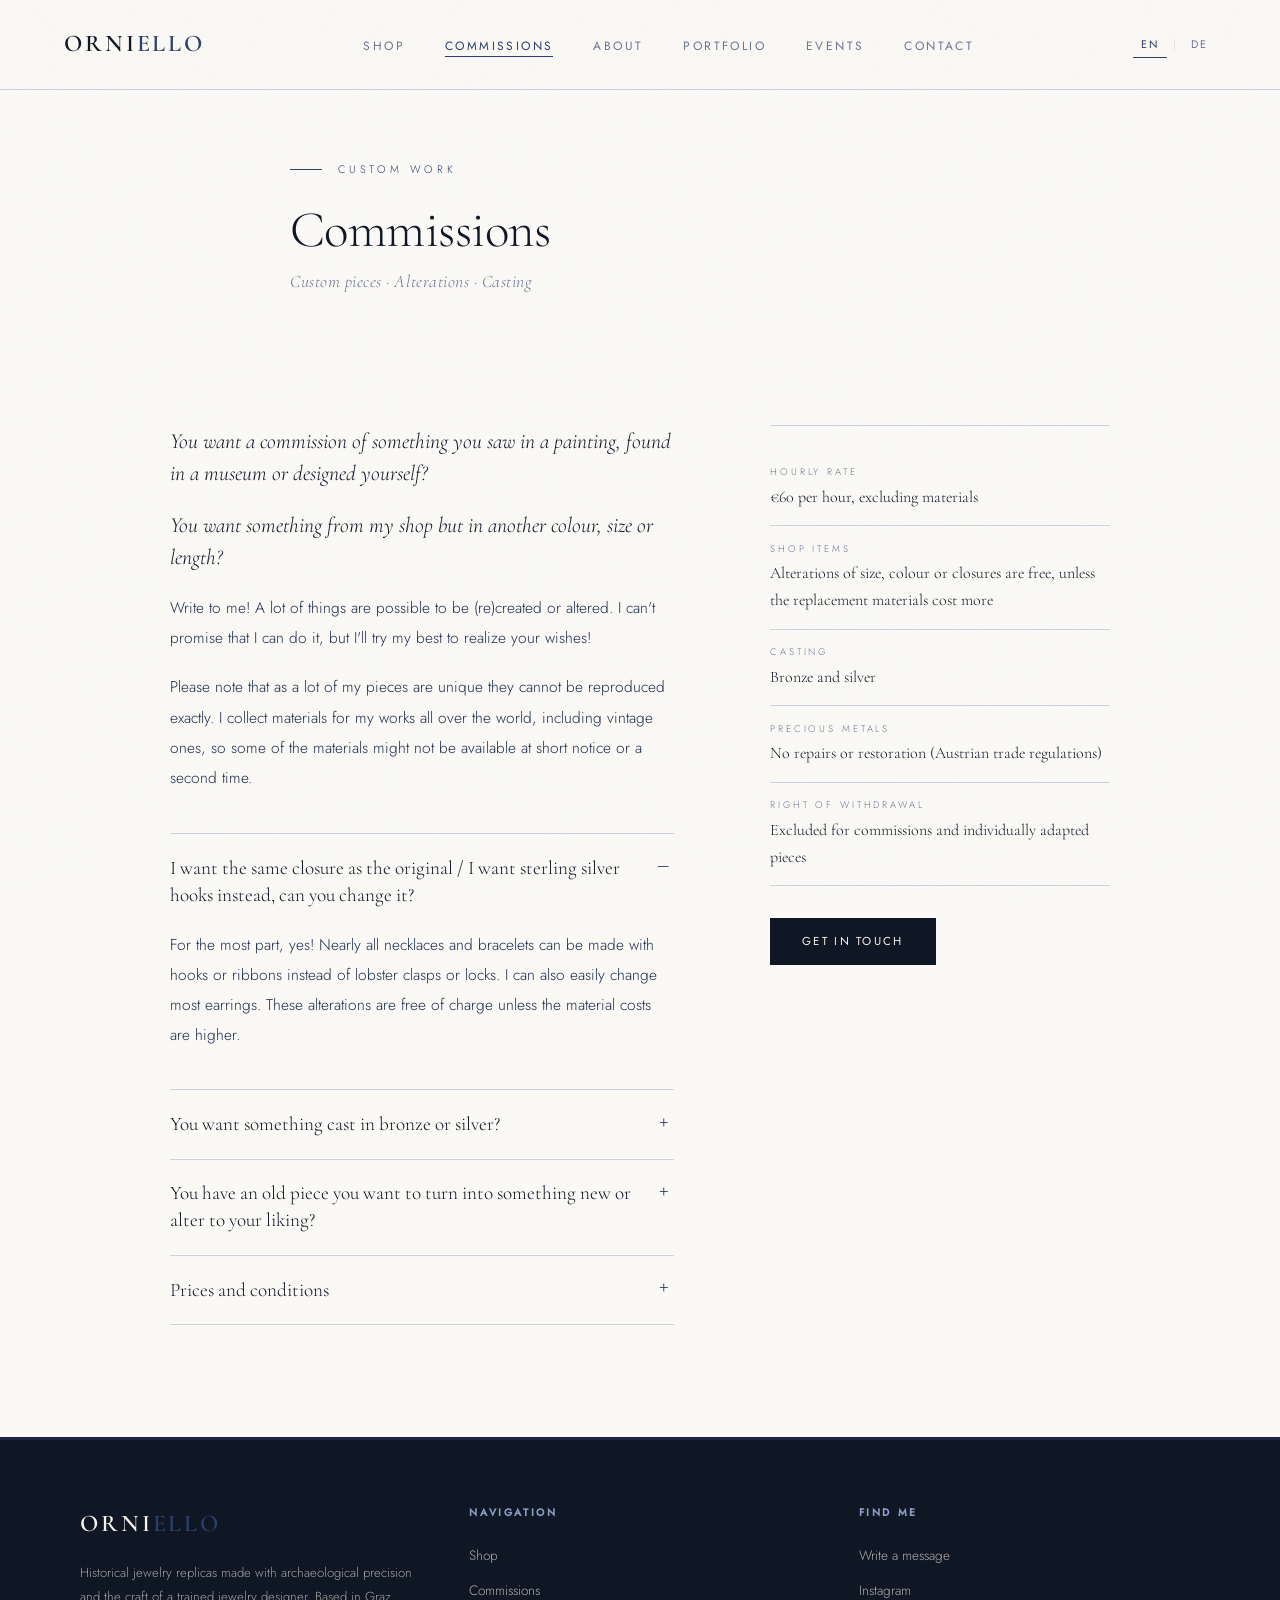
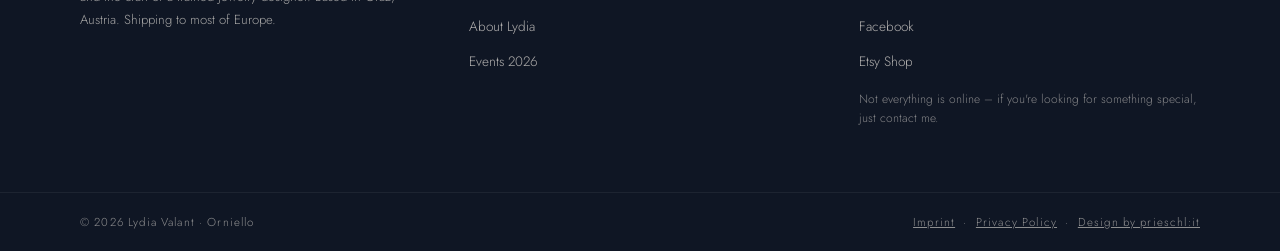
<file: commissions.html>
<!DOCTYPE html>
<html lang="en">
<head>
<meta charset="UTF-8">
<meta name="viewport" content="width=device-width, initial-scale=1.0">
<title>Commissions &amp; Alterations | Orniello</title>
<meta name="description" content="Commissions, alterations and casting by Orniello: custom historical jewelry, changes to shop pieces, bronze and silver casting.">
<link rel="preload" href="fonts/jost-latin-300-normal.woff2" as="font" type="font/woff2" crossorigin>
<link rel="preload" href="fonts/cormorant-garamond-latin-300-normal.woff2" as="font" type="font/woff2" crossorigin>
<link rel="stylesheet" href="css/style.css">
</head>
<body>

<!-- NAVIGATION -->
<nav>
  <a href="index.html" class="logo">Orni<span>ello</span></a>
  <ul class="nav-links">
    <li><a href="index.html#featured" data-en="Shop" data-de="Shop">Shop</a></li>
    <li><a href="commissions.html" class="active" data-en="Commissions" data-de="Auftragsarbeiten">Commissions</a></li>
    <li><a href="about.html" data-en="About" data-de="Über mich">About</a></li>
    <li><a href="portfolio.html" data-en="Portfolio" data-de="Portfolio">Portfolio</a></li>
    <li><a href="index.html#events" data-en="Events" data-de="Termine">Events</a></li>
    <li><a href="contact.html" data-en="Contact" data-de="Kontakt">Contact</a></li>
  </ul>
  <div class="lang-switcher">
    <button class="lang-btn active" onclick="setLang('en')">EN</button>
    <span class="lang-divider">|</span>
    <button class="lang-btn" onclick="setLang('de')">DE</button>
  </div>
  <button class="hamburger" id="hamburger" onclick="toggleMenu()" aria-label="Menu" aria-expanded="false" aria-controls="mobileMenu">
    <span></span><span></span><span></span>
  </button>
</nav>

<!-- MOBILE MENU -->
<div class="mobile-menu" id="mobileMenu">
  <button class="mobile-menu-close" onclick="toggleMenu()" aria-label="Close menu">✕</button>
  <a href="index.html#featured" onclick="toggleMenu()" data-en="Shop" data-de="Shop">Shop</a>
  <a href="commissions.html" onclick="toggleMenu()" data-en="Commissions" data-de="Auftragsarbeiten">Commissions</a>
  <a href="about.html" onclick="toggleMenu()" data-en="About" data-de="Über mich">About</a>
  <a href="portfolio.html" onclick="toggleMenu()" data-en="Portfolio" data-de="Portfolio">Portfolio</a>
  <a href="index.html#events" onclick="toggleMenu()" data-en="Events" data-de="Termine">Events</a>
  <a href="contact.html" onclick="toggleMenu()" data-en="Contact" data-de="Kontakt">Contact</a>
  <div class="lang-switcher">
    <button class="lang-btn" onclick="setLang('en')">EN</button>
    <span class="lang-divider">|</span>
    <button class="lang-btn" onclick="setLang('de')">DE</button>
  </div>
</div>

<!-- PAGE HEADER -->
<div class="about-hero">
  <div class="eyebrow" data-en="Custom Work" data-de="Auftragsarbeiten">Custom Work</div>
  <h1 data-en="Commissions" data-de="Auftragsarbeiten">Commissions</h1>
  <p class="subtitle" data-en="Custom pieces · Alterations · Casting" data-de="Individuelle Stücke · Änderungen · Guss">Custom pieces · Alterations · Casting</p>
</div>

<!-- MAIN CONTENT -->
<div class="about-body">

  <div class="about-prose">

    <p class="about-lead" data-en="You want a commission of something you saw in a painting, found in a museum or designed yourself?" data-de="Du möchtest eine Auftragsarbeit für ein Stück, das du auf einem Gemälde gesehen, in einem Museum entdeckt oder selbst entworfen hast?">You want a commission of something you saw in a painting, found in a museum or designed yourself?</p>
    <p class="about-lead" data-en="You want something from my shop but in another colour, size or length?" data-de="Du hättest gerne etwas aus meinem Shop, aber in einer anderen Farbe, Größe oder Länge?">You want something from my shop but in another colour, size or length?</p>

    <p data-en="Write to me! A lot of things are possible to be (re)created or altered. I can't promise that I can do it, but I'll try my best to realize your wishes!" data-de="Schreib mir! Vieles lässt sich (neu) anfertigen oder abwandeln. Ich kann zwar nicht garantieren, dass es immer funktioniert, aber ich werde mein Bestes geben, um deine Wünsche zu erfüllen!">Write to me! A lot of things are possible to be (re)created or altered. I can't promise that I can do it, but I'll try my best to realize your wishes!</p>
    <p data-en="Please note that as a lot of my pieces are unique they cannot be reproduced exactly. I collect materials for my works all over the world, including vintage ones, so some of the materials might not be available at short notice or a second time." data-de="Bitte beachte, dass viele meiner Stücke Unikate sind und daher nicht exakt reproduziert werden können. Ich sammle Materialien für meine Arbeiten weltweit zusammen – darunter auch Vintage-Stücke –, weshalb manche Materialien möglicherweise nicht kurzfristig oder kein zweites Mal verfügbar sind.">Please note that as a lot of my pieces are unique they cannot be reproduced exactly. I collect materials for my works all over the world, including vintage ones, so some of the materials might not be available at short notice or a second time.</p>

    <div class="faq">
      <details open>
        <summary data-en="I want the same closure as the original / I want sterling silver hooks instead, can you change it?" data-de="Ich möchte denselben Verschluss wie beim Original / Ich hätte lieber Haken aus Sterlingsilber – kannst du das ändern?">I want the same closure as the original / I want sterling silver hooks instead, can you change it?</summary>
        <div class="faq-body">
          <p data-en="For the most part, yes! Nearly all necklaces and bracelets can be made with hooks or ribbons instead of lobster clasps or locks. I can also easily change most earrings. These alterations are free of charge unless the material costs are higher." data-de="Meistens ja! Fast alle Halsketten und Armbänder lassen sich statt mit Karabiner- oder anderen modernen Verschlüssen auch mit Haken oder Bändern anfertigen. Auch die meisten Ohrringe kann ich problemlos anpassen. Diese Änderungen sind kostenlos, sofern die Materialkosten nicht höher ausfallen.">For the most part, yes! Nearly all necklaces and bracelets can be made with hooks or ribbons instead of lobster clasps or locks. I can also easily change most earrings. These alterations are free of charge unless the material costs are higher.</p>
        </div>
      </details>
      <details>
        <summary data-en="You want something cast in bronze or silver?" data-de="Du möchtest etwas in Bronze oder Silber gegossen haben?">You want something cast in bronze or silver?</summary>
        <div class="faq-body">
          <p data-en="Write to me! For bronze-cast items, I need several hours to carve the design in special wax, then make a mold and cast it at ~1100 °C. Therefore, I can offer a better price if I can re-use the design for other pieces or if you want a series. The waiting time for custom bronze pieces depends on the size and the quantity due to the casting process." data-de="Schreib mir! Für Bronzeguss-Objekte benötige ich mehrere Stunden, um das Design in Spezialwachs zu modellieren, eine Form zu erstellen und bei ca. 1100 °C zu gießen. Daher kann ich einen besseren Preis anbieten, wenn ich das Design für weitere Stücke wiederverwenden kann oder wenn du eine Serie in Auftrag gibst. Die Wartezeit für individuelle Bronze-Stücke hängt aufgrund des Gussverfahrens von Größe und Stückzahl ab.">Write to me! For bronze-cast items, I need several hours to carve the design in special wax, then make a mold and cast it at ~1100 °C. Therefore, I can offer a better price if I can re-use the design for other pieces or if you want a series. The waiting time for custom bronze pieces depends on the size and the quantity due to the casting process.</p>
          <p data-en="I cast in sand; complicated or multiplied casts are brought to a specialised caster and take a longer waiting time. Silver is always cast by myself." data-de="Ich arbeite mit Sandguss. Komplexe oder mehrfache Abgüsse lasse ich von einer spezialisierten Gießerei anfertigen, was mit längeren Wartezeiten verbunden ist. Silber gieße ich ausnahmslos selbst.">I cast in sand; complicated or multiplied casts are brought to a specialised caster and take a longer waiting time. Silver is always cast by myself.</p>
          <p data-en="I don't melt old jewelry for new pieces." data-de="Ich schmelze keinen alten Schmuck für neue Stücke ein.">I don't melt old jewelry for new pieces.</p>
        </div>
      </details>
      <details>
        <summary data-en="You have an old piece you want to turn into something new or alter to your liking?" data-de="Du hast ein altes Schmuckstück, das du in etwas Neues verwandeln oder nach deinen Wünschen umgestalten möchtest?">You have an old piece you want to turn into something new or alter to your liking?</summary>
        <div class="faq-body">
          <p data-en="You can send it to me! I can use the parts you have – e.g. from an old necklace – and turn them into your historical piece of art, or alter the piece into something you can wear every day and be happy with again. I also fix broken strands or closures." data-de="Du kannst es mir zuschicken! Ich kann die vorhandenen Teile – etwa von einer alten Halskette – nutzen, um daraus ein historisch inspiriertes Schmuckstück zu machen oder das vorhandene Stück so umzuarbeiten, dass du es wieder täglich tragen und daran Freude haben kannst. Auch gerissene Kettenstränge oder defekte Verschlüsse repariere ich.">You can send it to me! I can use the parts you have – e.g. from an old necklace – and turn them into your historical piece of art, or alter the piece into something you can wear every day and be happy with again. I also fix broken strands or closures.</p>
          <p class="notice" data-en="Please note that I'm not allowed to repair or restore any precious metal pieces due to Austrian trade regulations!" data-de="Bitte beachte, dass ich aufgrund der österreichischen Gewerbevorschriften keine Schmuckstücke aus Edelmetall reparieren oder restaurieren darf!">Please note that I'm not allowed to repair or restore any precious metal pieces due to Austrian trade regulations!</p>
        </div>
      </details>
      <details>
        <summary data-en="Prices and conditions" data-de="Preise und Bedingungen">Prices and conditions</summary>
        <div class="faq-body">
          <p data-en="The price for an hour of work is €60, excluding the cost of materials. Alterations of items from the shop in terms of size, colour or closures are free of charge unless the material costs of the replacement (e.g. a different kind of beads) are higher." data-de="Der Preis für eine Arbeitsstunde beträgt 60 € (zzgl. Materialkosten). Änderungen an Artikeln aus dem Shop – etwa hinsichtlich Größe, Farbe oder Verschlüssen – sind kostenlos, sofern die Materialkosten für die Ersatzteile (z. B. eine andere Perlenart) nicht höher ausfallen.">The price for an hour of work is €60, excluding the cost of materials. Alterations of items from the shop in terms of size, colour or closures are free of charge unless the material costs of the replacement (e.g. a different kind of beads) are higher.</p>
          <p data-en="Commissions and individually adapted pieces are excluded from the statutory right of withdrawal, as they are made specifically for you. Your statutory warranty rights remain unaffected." data-de="Auftragsarbeiten und individuell angepasste Stücke sind vom gesetzlichen Rücktrittsrecht ausgenommen, da sie speziell für dich angefertigt werden. Deine gesetzlichen Gewährleistungsrechte bleiben unberührt.">Commissions and individually adapted pieces are excluded from the statutory right of withdrawal, as they are made specifically for you. Your statutory warranty rights remain unaffected.</p>
        </div>
      </details>
    </div>

  </div>

  <aside class="about-sidebar">
    <div class="sidebar-facts">
      <div class="sidebar-fact">
        <span class="sidebar-fact-label" data-en="Hourly rate" data-de="Stundensatz">Hourly rate</span>
        <span class="sidebar-fact-value" data-en="€60 per hour, excluding materials" data-de="60 € pro Stunde, zzgl. Material">€60 per hour, excluding materials</span>
      </div>
      <div class="sidebar-fact">
        <span class="sidebar-fact-label" data-en="Shop items" data-de="Stücke aus dem Shop">Shop items</span>
        <span class="sidebar-fact-value" data-en="Alterations of size, colour or closures are free, unless the replacement materials cost more" data-de="Änderungen von Größe, Farbe oder Verschluss sind kostenlos, sofern die Ersatzmaterialien nicht mehr kosten">Alterations of size, colour or closures are free, unless the replacement materials cost more</span>
      </div>
      <div class="sidebar-fact">
        <span class="sidebar-fact-label" data-en="Casting" data-de="Guss">Casting</span>
        <span class="sidebar-fact-value" data-en="Bronze and silver" data-de="Bronze und Silber">Bronze and silver</span>
      </div>
      <div class="sidebar-fact">
        <span class="sidebar-fact-label" data-en="Precious metals" data-de="Edelmetall">Precious metals</span>
        <span class="sidebar-fact-value" data-en="No repairs or restoration (Austrian trade regulations)" data-de="Keine Reparatur oder Restaurierung (österreichische Gewerbevorschriften)">No repairs or restoration (Austrian trade regulations)</span>
      </div>
      <div class="sidebar-fact">
        <span class="sidebar-fact-label" data-en="Right of withdrawal" data-de="Rücktrittsrecht">Right of withdrawal</span>
        <span class="sidebar-fact-value" data-en="Excluded for commissions and individually adapted pieces" data-de="Ausgenommen bei Auftragsarbeiten und individuell angepassten Stücken">Excluded for commissions and individually adapted pieces</span>
      </div>
    </div>
    <a href="contact.html" class="btn-primary" style="margin-top: 2rem; display: inline-block;" data-en="Get in touch" data-de="Kontakt aufnehmen">Get in touch</a>
  </aside>

</div>

<!-- FOOTER -->
<footer>
  <div class="footer-brand">
    <a href="index.html" class="logo">Orni<span>ello</span></a>
    <p data-en="Historical jewelry replicas made with archaeological precision and the craft of a trained jewelry designer. Based in Graz, Austria. Shipping to most of Europe."
       data-de="Historische Schmuckrepliken mit archäologischer Präzision und dem Handwerk einer ausgebildeten Schmuckdesignerin. Aus Graz, Österreich. Versand in weite Teile Europas.">
      Historical jewelry replicas made with archaeological precision and the craft of a trained jewelry designer. Based in Graz, Austria. Shipping to most of Europe.
    </p>
  </div>
  <div>
    <h4 data-en="Navigation" data-de="Navigation">Navigation</h4>
    <ul>
      <li><a href="index.html#featured" data-en="Shop" data-de="Shop">Shop</a></li>
      <li><a href="commissions.html" data-en="Commissions" data-de="Auftragsarbeiten">Commissions</a></li>
      <li><a href="about.html" data-en="About Lydia" data-de="Über Lydia">About Lydia</a></li>
      <li><a href="index.html#events" data-en="Events 2026" data-de="Termine 2026">Events 2026</a></li>
    </ul>
  </div>
  <div>
    <h4 data-en="Find me" data-de="Kontakt & Social">Find me</h4>
    <ul>
      <li><a href="contact.html" data-en="Write a message" data-de="Nachricht schreiben">Write a message</a></li>
      <li><a href="https://www.instagram.com/orniello_by_celefindel/" target="_blank" rel="noopener">Instagram</a></li>
      <li><a href="https://www.facebook.com/Orniello/" target="_blank" rel="noopener">Facebook</a></li>
      <li><a href="https://www.etsy.com/shop/Orniello" target="_blank" rel="noopener">Etsy Shop</a></li>
    </ul>
    <p style="font-size: 0.75rem; color: rgba(245,240,232,0.5); margin-top: 1rem; line-height: 1.6;"
       data-en="Not everything is online – if you're looking for something special, just contact me."
       data-de="Nicht alles ist online – für besondere Wünsche einfach melden.">
      Not everything is online - if you're looking for something special, just contact me.
    </p>
  </div>
</footer>
<div class="footer-bottom">
  <p>© 2026 Lydia Valant · Orniello</p>
  <p><a href="impressum.html" style="color: inherit;" data-en="Imprint" data-de="Impressum">Imprint</a> &nbsp;·&nbsp; <a href="datenschutz.html" style="color: inherit;" data-en="Privacy Policy" data-de="Datenschutz">Privacy Policy</a> &nbsp;·&nbsp; <a href="https://prieschl.it" target="_blank" style="color: inherit;">Design by prieschl:it</a></p>
</div>

<script src="js/main.js"></script>
</body>
</html>
</file>
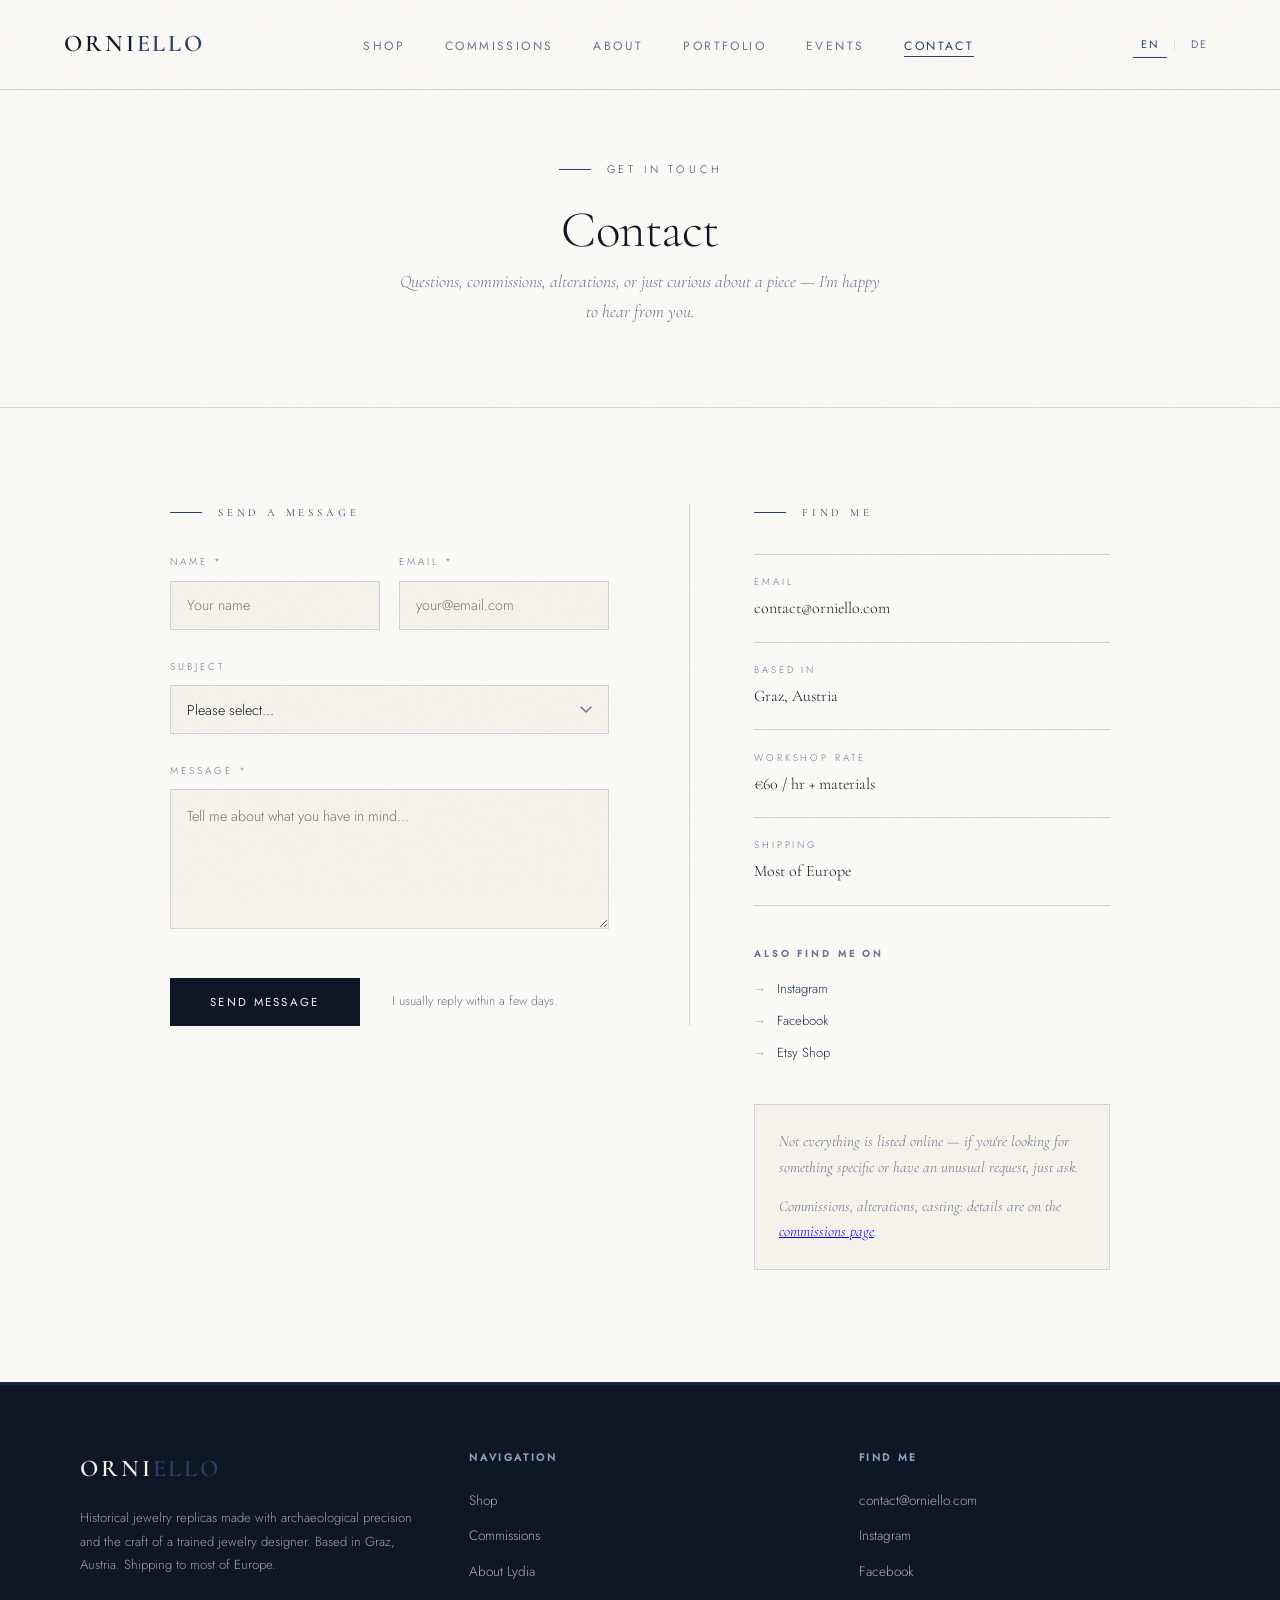
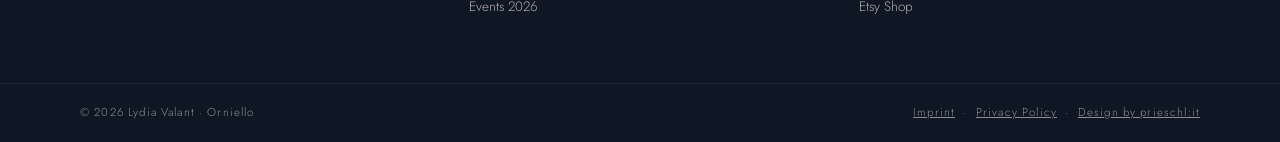
<file: contact.html>
<!DOCTYPE html>
<html lang="en">
<head>
<meta charset="UTF-8">
<meta name="viewport" content="width=device-width, initial-scale=1.0">
<title>Contact | Orniello</title>
<meta name="description" content="Get in touch with Orniello for commissions, alterations, repairs or questions about historical jewelry replicas.">
<link rel="preload" href="fonts/jost-latin-300-normal.woff2" as="font" type="font/woff2" crossorigin>
<link rel="preload" href="fonts/cormorant-garamond-latin-300-normal.woff2" as="font" type="font/woff2" crossorigin>
<link rel="stylesheet" href="css/style.css">
<style>
  /* ── CONTACT PAGE SPECIFIC ── */
  .contact-hero {
    padding: 10rem 5rem 5rem;
    text-align: center;
    border-bottom: 1px solid var(--border);
    background: var(--warm-white);
  }

  .contact-hero h1 {
    font-family: 'Cormorant Garamond', serif;
    font-size: clamp(2.5rem, 4vw, 3.8rem);
    font-weight: 300;
    color: var(--ink);
    margin-bottom: 0.5rem;
  }

  .contact-hero .subtitle {
    font-family: 'Cormorant Garamond', serif;
    font-size: 1.1rem;
    font-style: italic;
    color: var(--muted);
    max-width: 480px;
    margin: 0 auto;
    line-height: 1.7;
  }

  /* ── CONTACT LAYOUT ── */
  .contact-body {
    display: grid;
    grid-template-columns: 1fr 420px;
    gap: 0;
    max-width: 1100px;
    margin: 0 auto;
    padding: 6rem 5rem 7rem;
    align-items: start;
  }

  /* ── FORM ── */
  .contact-form-wrap {
    padding-right: 5rem;
    border-right: 1px solid var(--border);
  }

  .contact-form-wrap h2 {
    font-family: 'Cormorant Garamond', serif;
    font-size: 0.68rem;
    font-weight: 400;
    letter-spacing: 0.35em;
    text-transform: uppercase;
    color: var(--bronze);
    margin-bottom: 2rem;
    display: flex;
    align-items: center;
    gap: 1rem;
  }

  .contact-form-wrap h2::before {
    content: '';
    width: 2rem;
    height: 1px;
    background: var(--bronze);
    display: inline-block;
    flex-shrink: 0;
  }

  .form-group {
    margin-bottom: 1.8rem;
  }

  .form-group label {
    display: block;
    font-size: 0.62rem;
    letter-spacing: 0.3em;
    text-transform: uppercase;
    color: var(--muted);
    margin-bottom: 0.6rem;
  }

  .form-group input,
  .form-group textarea,
  .form-group select {
    width: 100%;
    background: var(--cream);
    border: 1px solid var(--border);
    border-radius: 0;
    padding: 0.85rem 1rem;
    font-family: 'Jost', sans-serif;
    font-size: 0.9rem;
    font-weight: 300;
    color: var(--ink);
    transition: border-color 0.2s, background 0.2s;
    outline: none;
    -webkit-appearance: none;
    appearance: none;
  }

  .form-group input:focus,
  .form-group textarea:focus,
  .form-group select:focus {
    border-color: var(--bronze);
    background: var(--warm-white);
  }

  .form-group textarea {
    resize: vertical;
    min-height: 140px;
    line-height: 1.7;
  }

  .form-group select {
    cursor: pointer;
    background-image: url("data:image/svg+xml,%3Csvg xmlns='http://www.w3.org/2000/svg' width='12' height='8' viewBox='0 0 12 8'%3E%3Cpath d='M1 1l5 5 5-5' stroke='%236b7590' stroke-width='1.5' fill='none' stroke-linecap='round'/%3E%3C/svg%3E");
    background-repeat: no-repeat;
    background-position: right 1rem center;
    padding-right: 2.5rem;
  }

  .form-row {
    display: grid;
    grid-template-columns: 1fr 1fr;
    gap: 1.2rem;
  }

  .form-submit {
    display: flex;
    align-items: center;
    gap: 2rem;
    margin-top: 2.5rem;
  }

  .form-submit .btn-primary {
    padding: 1rem 2.5rem;
    font-size: 0.72rem;
    letter-spacing: 0.2em;
    cursor: pointer;
    border: none;
    font-family: 'Jost', sans-serif;
  }

  .form-note {
    font-size: 0.78rem;
    color: var(--muted);
    line-height: 1.6;
  }

  .form-group input:focus-visible,
  .form-group textarea:focus-visible,
  .form-group select:focus-visible {
    outline: 2px solid var(--bronze);
    outline-offset: 2px;
  }

  /* ── SUCCESS / ERROR STATE ── */
  .form-feedback {
    display: none;
    padding: 1.2rem 1.5rem;
    margin-top: 1.5rem;
    font-size: 0.85rem;
    line-height: 1.6;
  }

  .form-feedback.success {
    background: #f0f4ec;
    border-left: 3px solid #5a7a4a;
    color: #3a5a2a;
  }

  .form-feedback.error {
    background: #f8f0f0;
    border-left: 3px solid #a04a4a;
    color: #7a2a2a;
  }

  /* ── SIDEBAR ── */
  .contact-sidebar {
    padding-left: 4rem;
    position: sticky;
    top: 7rem;
  }

  .contact-sidebar h2 {
    font-family: 'Cormorant Garamond', serif;
    font-size: 0.68rem;
    font-weight: 400;
    letter-spacing: 0.35em;
    text-transform: uppercase;
    color: var(--bronze);
    margin-bottom: 2rem;
    display: flex;
    align-items: center;
    gap: 1rem;
  }

  .contact-sidebar h2::before {
    content: '';
    width: 2rem;
    height: 1px;
    background: var(--bronze);
    display: inline-block;
    flex-shrink: 0;
  }

  .contact-info-item {
    padding: 1.2rem 0;
    border-bottom: 1px solid var(--border);
  }

  .contact-info-item:first-of-type {
    border-top: 1px solid var(--border);
  }

  .contact-info-label {
    font-size: 0.6rem;
    letter-spacing: 0.3em;
    text-transform: uppercase;
    color: var(--muted);
    margin-bottom: 0.3rem;
  }

  .contact-info-value {
    font-family: 'Cormorant Garamond', serif;
    font-size: 1rem;
    color: var(--ink);
  }

  .contact-info-value a {
    color: var(--ink);
    text-decoration: none;
    transition: color 0.2s;
  }

  .contact-info-value a:hover {
    color: var(--bronze);
  }

  .contact-social {
    margin-top: 2.5rem;
  }

  .contact-social h3 {
    font-size: 0.6rem;
    letter-spacing: 0.3em;
    text-transform: uppercase;
    color: var(--muted);
    margin-bottom: 1rem;
  }

  .social-links {
    display: flex;
    flex-direction: column;
    gap: 0.6rem;
  }

  .social-links a {
    font-size: 0.82rem;
    color: var(--ink-soft);
    text-decoration: none;
    display: flex;
    align-items: center;
    gap: 0.7rem;
    transition: color 0.2s, gap 0.2s;
  }

  .social-links a::before {
    content: '→';
    color: var(--bronze-light);
    font-size: 0.75rem;
    transition: transform 0.2s;
  }

  .social-links a:hover {
    color: var(--bronze);
    gap: 1rem;
  }

  .contact-note {
    margin-top: 2.5rem;
    padding: 1.5rem;
    background: var(--cream);
    border: 1px solid var(--border);
  }

  .contact-note p {
    font-family: 'Cormorant Garamond', serif;
    font-size: 0.95rem;
    font-style: italic;
    color: var(--muted);
    line-height: 1.7;
    margin: 0;
  }

  @media (max-width: 900px) {
    .contact-hero { padding: 8rem 2rem 3rem; }
    .contact-body {
      grid-template-columns: 1fr;
      padding: 3rem 2rem 5rem;
      gap: 3rem;
    }
    .contact-form-wrap {
      padding-right: 0;
      border-right: none;
      border-bottom: 1px solid var(--border);
      padding-bottom: 3rem;
    }
    .contact-sidebar {
      padding-left: 0;
      position: static;
    }
    .form-row { grid-template-columns: 1fr; }
  }
</style>
</head>
<body>

<!-- NAVIGATION -->
<nav>
  <a href="index.html" class="logo">Orni<span>ello</span></a>
  <ul class="nav-links">
    <li><a href="index.html#featured" data-en="Shop" data-de="Shop">Shop</a></li>
    <li><a href="commissions.html" data-en="Commissions" data-de="Auftragsarbeiten">Commissions</a></li>
    <li><a href="about.html" data-en="About" data-de="Über mich">About</a></li>
    <li><a href="portfolio.html" data-en="Portfolio" data-de="Portfolio">Portfolio</a></li>
    <li><a href="index.html#events" data-en="Events" data-de="Termine">Events</a></li>
    <li><a href="contact.html" class="active" data-en="Contact" data-de="Kontakt">Contact</a></li>
  </ul>
  <div class="lang-switcher">
    <button class="lang-btn active" onclick="setLang('en')">EN</button>
    <span class="lang-divider">|</span>
    <button class="lang-btn" onclick="setLang('de')">DE</button>
  </div>
  <button class="hamburger" id="hamburger" onclick="toggleMenu()" aria-label="Menu" aria-expanded="false" aria-controls="mobileMenu">
    <span></span><span></span><span></span>
  </button>
</nav>

<!-- MOBILE MENU -->
<div class="mobile-menu" id="mobileMenu">
  <button class="mobile-menu-close" onclick="toggleMenu()" aria-label="Close menu">✕</button>
  <a href="index.html#featured" onclick="toggleMenu()" data-en="Shop" data-de="Shop">Shop</a>
  <a href="commissions.html" onclick="toggleMenu()" data-en="Commissions" data-de="Auftragsarbeiten">Commissions</a>
  <a href="about.html" onclick="toggleMenu()" data-en="About" data-de="Über mich">About</a>
  <a href="portfolio.html" onclick="toggleMenu()" data-en="Portfolio" data-de="Portfolio">Portfolio</a>
  <a href="index.html#events" onclick="toggleMenu()" data-en="Events" data-de="Termine">Events</a>
  <a href="contact.html" onclick="toggleMenu()" data-en="Contact" data-de="Kontakt">Contact</a>
  <div class="lang-switcher">
    <button class="lang-btn" onclick="setLang('en')">EN</button>
    <span class="lang-divider">|</span>
    <button class="lang-btn" onclick="setLang('de')">DE</button>
  </div>
</div>

<!-- PAGE HEADER -->
<div class="contact-hero">
  <div class="eyebrow" style="justify-content: center;"
       data-en="Get in Touch" data-de="Schreib mir">Get in Touch</div>
  <h1 data-en="Contact" data-de="Kontakt">Contact</h1>
  <p class="subtitle"
     data-en="Questions, commissions, alterations, or just curious about a piece — I'm happy to hear from you."
     data-de="Fragen, Auftragsarbeiten, Anpassungen oder einfach Neugier auf ein Stück — ich freue mich über deine Nachricht.">
    Questions, commissions, alterations, or just curious about a piece — I'm happy to hear from you.
  </p>
</div>

<!-- CONTACT BODY -->
<div class="contact-body">

  <!-- FORM -->
  <div class="contact-form-wrap">
    <h2 data-en="Send a message" data-de="Nachricht senden">Send a message</h2>

    <form id="contactForm" action="https://formspree.io/f/xaqlddgj" method="POST">

      <div class="form-row">
        <div class="form-group">
          <label for="name" data-en="Name *" data-de="Name *">Name *</label>
          <input type="text" id="name" name="name" autocomplete="name" required
                 data-placeholder-en="Your name"
                 data-placeholder-de="Dein Name"
                 placeholder="Your name" />
        </div>
        <div class="form-group">
          <label for="email" data-en="Email *" data-de="E-Mail *">Email *</label>
          <input type="email" id="email" name="email" autocomplete="email" required
                 data-placeholder-en="your@email.com"
                 data-placeholder-de="deine@email.com"
                 placeholder="your@email.com" />
        </div>
      </div>

      <div class="form-group">
        <label for="subject" data-en="Subject" data-de="Betreff">Subject</label>
        <select id="subject" name="subject">
          <option value="" data-en="Please select..." data-de="Bitte auswählen...">Please select...</option>
          <option value="commission" data-en="Commission a piece" data-de="Auftragsarbeit">Commission a piece</option>
          <option value="alteration" data-en="Alteration or repair" data-de="Änderung oder Reparatur">Alteration or repair</option>
          <option value="shop" data-en="Question about a shop item" data-de="Frage zu einem Stück">Question about a shop item</option>
          <option value="event" data-en="Event booking" data-de="Veranstaltungsbuchung">Event booking</option>
          <option value="other" data-en="Other" data-de="Sonstiges">Other</option>
        </select>
      </div>

      <div class="form-group">
        <label for="message" data-en="Message *" data-de="Nachricht *">Message *</label>
        <textarea id="message" name="message" required
                  data-placeholder-en="Tell me about what you have in mind..."
                  data-placeholder-de="Erzähl mir, was du dir vorstellst..."
                  placeholder="Tell me about what you have in mind..."></textarea>
      </div>

      <!-- Honeypot anti-spam -->
      <input type="text" name="_gotcha" style="display:none" tabindex="-1" autocomplete="off" aria-hidden="true" />

      <div class="form-submit">
        <button type="submit" class="btn-primary"
                data-en="Send Message" data-de="Absenden">Send Message</button>
        <p class="form-note"
           data-en="I usually reply within a few days."
           data-de="Ich antworte in der Regel innerhalb weniger Tage.">
          I usually reply within a few days.
        </p>
      </div>

      <div class="form-feedback success" id="formSuccess" role="status" aria-live="polite"
           data-en="Thank you — your message has been sent. I'll be in touch soon."
           data-de="Vielen Dank — deine Nachricht wurde gesendet. Ich melde mich bald.">
        Thank you — your message has been sent. I'll be in touch soon.
      </div>
      <div class="form-feedback error" id="formError" role="alert"
           data-en="Something went wrong. Please try again or write directly to contact@orniello.com."
           data-de="Etwas ist schiefgelaufen. Bitte nochmal versuchen oder direkt an contact@orniello.com schreiben.">
        Something went wrong. Please try again or write directly to contact@orniello.com.
      </div>

    </form>
  </div>

  <!-- SIDEBAR -->
  <aside class="contact-sidebar">
    <h2 data-en="Find me" data-de="So erreichst du mich">Find me</h2>

    <div class="contact-info-item">
      <div class="contact-info-label" data-en="Email" data-de="E-Mail">Email</div>
      <div class="contact-info-value">
        <a href="mailto:contact@orniello.com">contact@orniello.com</a>
      </div>
    </div>
    <div class="contact-info-item">
      <div class="contact-info-label" data-en="Based in" data-de="Ansässig in">Based in</div>
      <div class="contact-info-value" data-en="Graz, Austria" data-de="Graz, Österreich">Graz, Austria</div>
    </div>
    <div class="contact-info-item">
      <div class="contact-info-label" data-en="Workshop rate" data-de="Werkstatttarif">Workshop rate</div>
      <div class="contact-info-value" data-en="€60 / hr + materials" data-de="60 € / Stunde zzgl. Material">€60 / hr + materials</div>
    </div>
    <div class="contact-info-item">
      <div class="contact-info-label" data-en="Shipping" data-de="Versand">Shipping</div>
      <div class="contact-info-value" data-en="Most of Europe" data-de="Weite Teile Europas">Most of Europe</div>
    </div>

    <div class="contact-social">
      <h3 data-en="Also find me on" data-de="Auch hier zu finden">Also find me on</h3>
      <div class="social-links">
        <a href="https://www.instagram.com/orniello_by_celefindel/" target="_blank" rel="noopener">Instagram</a>
        <a href="https://www.facebook.com/Orniello/" target="_blank" rel="noopener">Facebook</a>
        <a href="https://www.etsy.com/shop/Orniello" target="_blank" rel="noopener">Etsy Shop</a>
      </div>
    </div>

    <div class="contact-note">
      <p data-en="Not everything is listed online — if you're looking for something specific or have an unusual request, just ask."
         data-de="Nicht alles ist online — für besondere Wünsche oder ungewöhnliche Anfragen einfach melden.">
        Not everything is listed online — if you're looking for something specific or have an unusual request, just ask.
      </p>
      <p style="margin-top: 0.8rem;"
         data-en="Commissions, alterations, casting: details are on the <a href='commissions.html'>commissions page</a>."
         data-de="Auftragsarbeiten, Änderungen, Guss: Details findest du auf der <a href='commissions.html'>Auftragsarbeiten-Seite</a>.">
        Commissions, alterations, casting: details are on the <a href="commissions.html">commissions page</a>.
      </p>
    </div>
  </aside>

</div>

<!-- FOOTER -->
<footer>
  <div class="footer-brand">
    <a href="index.html" class="logo">Orni<span>ello</span></a>
    <p data-en="Historical jewelry replicas made with archaeological precision and the craft of a trained jewelry designer. Based in Graz, Austria. Shipping to most of Europe."
       data-de="Historische Schmuckrepliken mit archäologischer Präzision und dem Handwerk einer ausgebildeten Schmuckdesignerin. Aus Graz, Österreich. Versand in weite Teile Europas.">
      Historical jewelry replicas made with archaeological precision and the craft of a trained jewelry designer. Based in Graz, Austria. Shipping to most of Europe.
    </p>
  </div>
  <div>
    <h4 data-en="Navigation" data-de="Navigation">Navigation</h4>
    <ul>
      <li><a href="index.html#featured" data-en="Shop" data-de="Shop">Shop</a></li>
      <li><a href="commissions.html" data-en="Commissions" data-de="Auftragsarbeiten">Commissions</a></li>
      <li><a href="about.html" data-en="About Lydia" data-de="Über Lydia">About Lydia</a></li>
      <li><a href="index.html#events" data-en="Events 2026" data-de="Termine 2026">Events 2026</a></li>
    </ul>
  </div>
  <div>
    <h4 data-en="Find me" data-de="Kontakt & Social">Find me</h4>
    <ul>
      <li><a href="mailto:contact@orniello.com">contact@orniello.com</a></li>
      <li><a href="https://www.instagram.com/orniello_by_celefindel/" target="_blank" rel="noopener">Instagram</a></li>
      <li><a href="https://www.facebook.com/Orniello/" target="_blank" rel="noopener">Facebook</a></li>
      <li><a href="https://www.etsy.com/shop/Orniello" target="_blank" rel="noopener">Etsy Shop</a></li>
    </ul>
  </div>
</footer>
<div class="footer-bottom">
  <p>© 2026 Lydia Valant · Orniello</p>
  <p><a href="impressum.html" style="color: inherit;" data-en="Imprint" data-de="Impressum">Imprint</a> &nbsp;·&nbsp; <a href="datenschutz.html" style="color: inherit;" data-en="Privacy Policy" data-de="Datenschutz">Privacy Policy</a> &nbsp;·&nbsp; <a href="https://prieschl.it" target="_blank" style="color: inherit;">Design by prieschl:it</a></p>
</div>

<script src="js/main.js"></script>
<script>
  // ── PLACEHOLDER TRANSLATION ──
  function updatePlaceholders(lang) {
    document.querySelectorAll('[data-placeholder-' + lang + ']').forEach(el => {
      el.placeholder = el.getAttribute('data-placeholder-' + lang);
    });
    // Translate select options
    document.querySelectorAll('select option[data-' + lang + ']').forEach(opt => {
      opt.textContent = opt.getAttribute('data-' + lang);
    });
  }

  // Hook into setLang after main.js runs
  document.addEventListener('DOMContentLoaded', () => {
    const lang = storedLang();
    updatePlaceholders(lang);

    // Override setLang to also update placeholders
    const _origSetLang = window.setLang;
    window.setLang = function(l) {
      _origSetLang(l);
      updatePlaceholders(l);
    };
  });

  // ── FORMSPREE AJAX SUBMIT ──
  document.getElementById('contactForm').addEventListener('submit', async function(e) {
    e.preventDefault();
    const form = this;
    const btn = form.querySelector('button[type="submit"]');
    const success = document.getElementById('formSuccess');
    const error = document.getElementById('formError');

    btn.disabled = true;
    const curLang = storedLang();
    btn.textContent = curLang === 'de' ? 'Wird gesendet…' : 'Sending…';

    try {
      const res = await fetch(form.action, {
        method: 'POST',
        body: new FormData(form),
        headers: { 'Accept': 'application/json' }
      });

      if (res.ok) {
        form.reset();
        success.style.display = 'block';
        error.style.display = 'none';
      } else {
        throw new Error('Server error');
      }
    } catch(err) {
      error.style.display = 'block';
      success.style.display = 'none';
    } finally {
      btn.disabled = false;
      const lang = storedLang();
      btn.textContent = lang === 'de' ? 'Absenden' : 'Send Message';
    }
  });
</script>
</body>
</html>
</file>
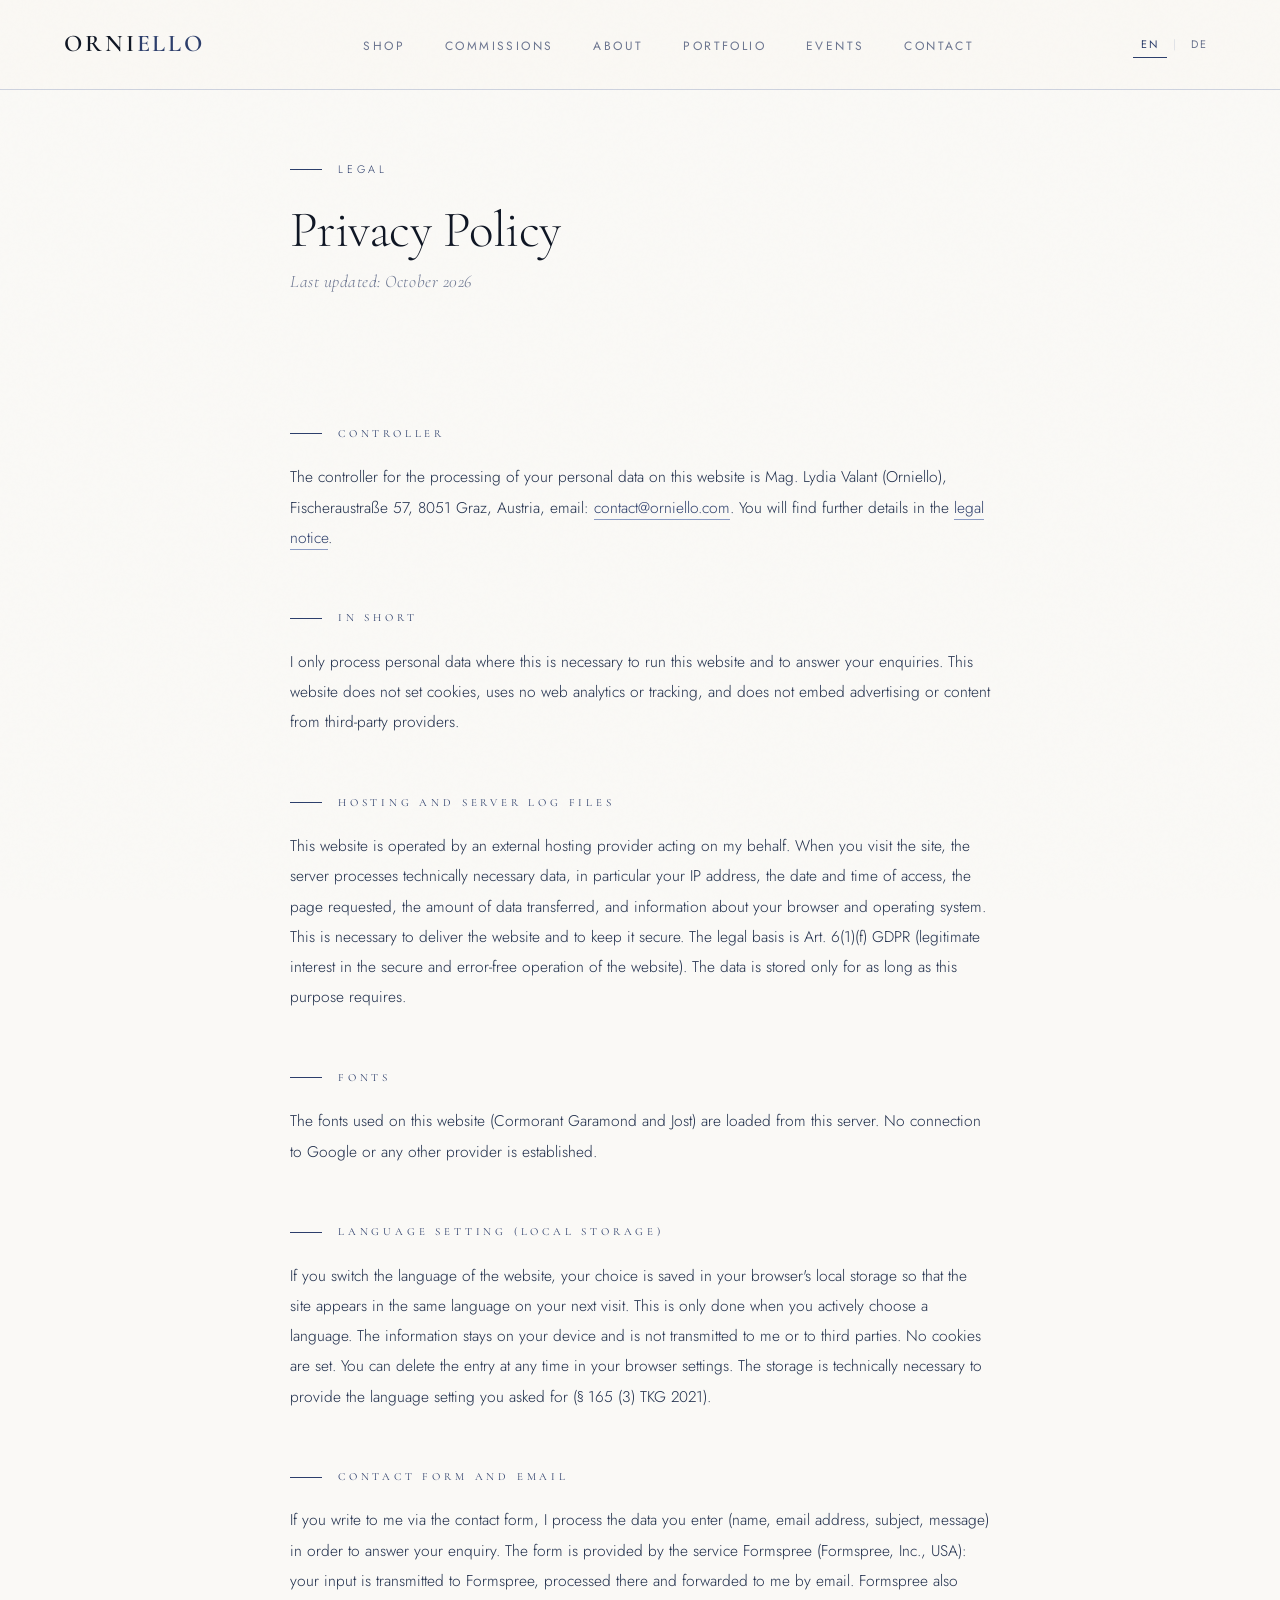
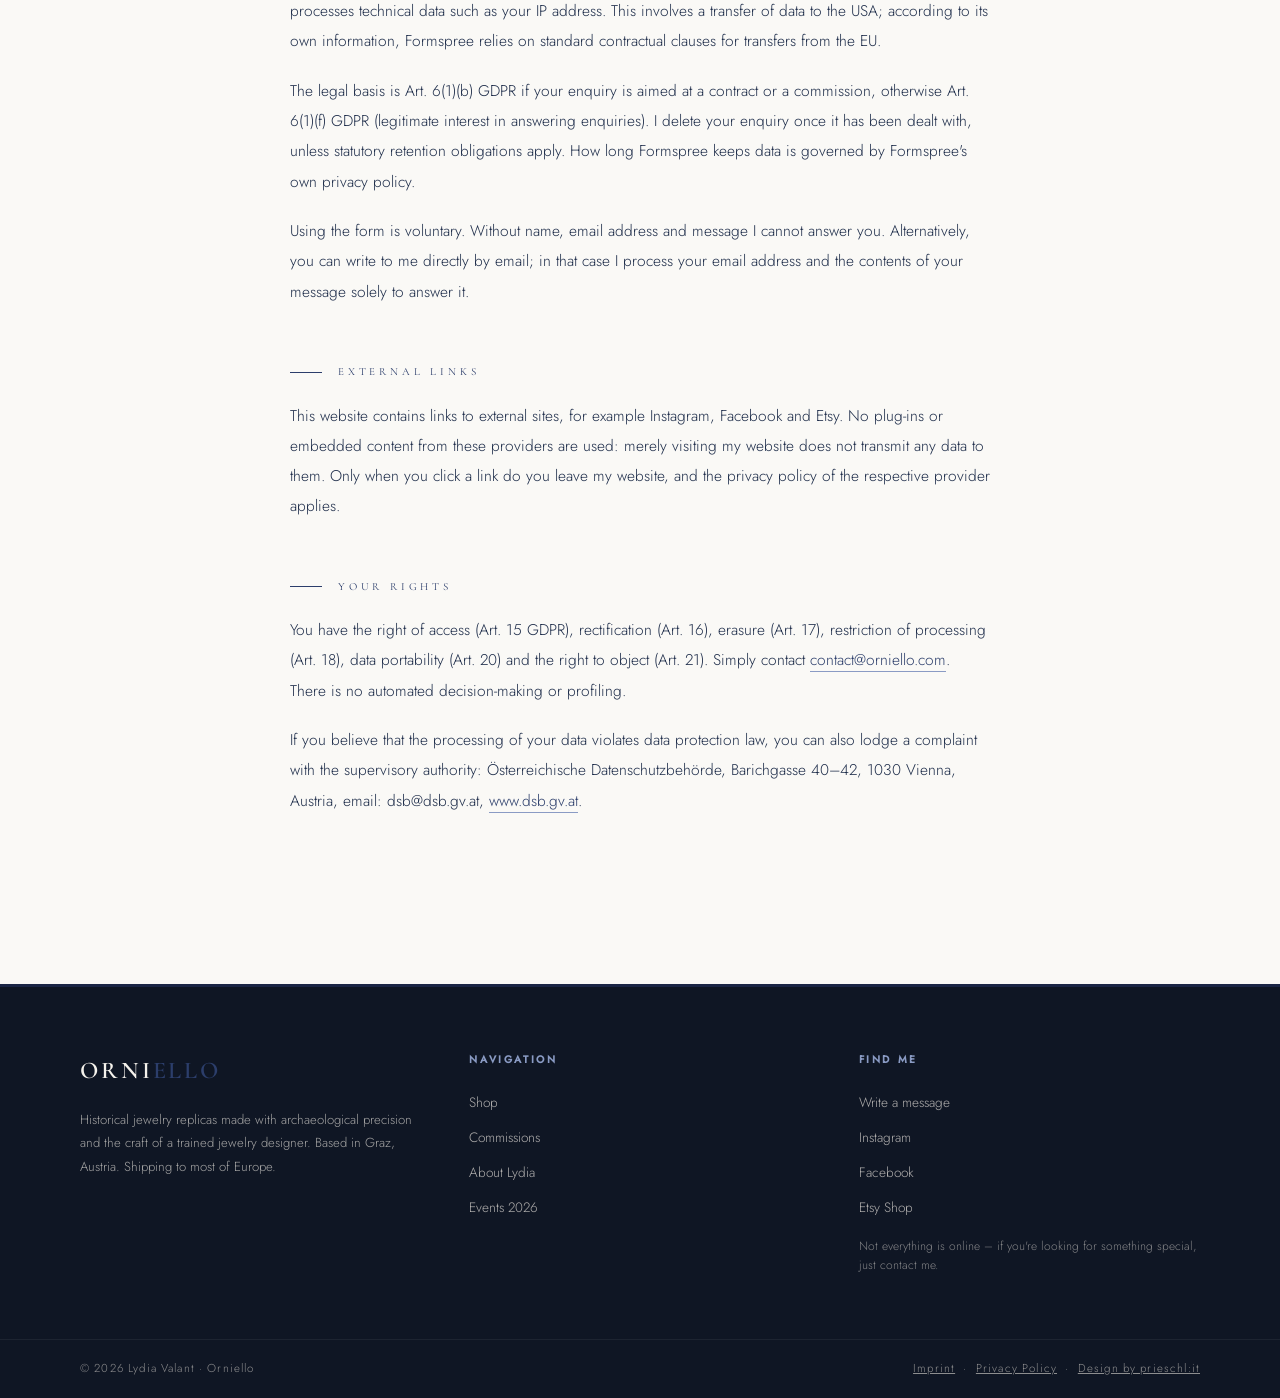
<file: datenschutz.html>
<!DOCTYPE html>
<html lang="en">
<head>
<meta charset="UTF-8">
<meta name="viewport" content="width=device-width, initial-scale=1.0">
<title>Datenschutz | Orniello</title>
<meta name="description" content="Datenschutzerklärung von Orniello: welche Daten beim Besuch der Website und bei Kontaktanfragen verarbeitet werden.">
<link rel="preload" href="fonts/jost-latin-300-normal.woff2" as="font" type="font/woff2" crossorigin>
<link rel="preload" href="fonts/cormorant-garamond-latin-300-normal.woff2" as="font" type="font/woff2" crossorigin>
<link rel="stylesheet" href="css/style.css">
</head>
<body>

<!-- NAVIGATION -->
<nav>
  <a href="index.html" class="logo">Orni<span>ello</span></a>
  <ul class="nav-links">
    <li><a href="index.html#featured" data-en="Shop" data-de="Shop">Shop</a></li>
    <li><a href="commissions.html" data-en="Commissions" data-de="Auftragsarbeiten">Commissions</a></li>
    <li><a href="about.html" data-en="About" data-de="Über mich">About</a></li>
    <li><a href="portfolio.html" data-en="Portfolio" data-de="Portfolio">Portfolio</a></li>
    <li><a href="index.html#events" data-en="Events" data-de="Termine">Events</a></li>
    <li><a href="contact.html" data-en="Contact" data-de="Kontakt">Contact</a></li>
  </ul>
  <div class="lang-switcher">
    <button class="lang-btn active" onclick="setLang('en')">EN</button>
    <span class="lang-divider">|</span>
    <button class="lang-btn" onclick="setLang('de')">DE</button>
  </div>
  <button class="hamburger" id="hamburger" onclick="toggleMenu()" aria-label="Menu" aria-expanded="false" aria-controls="mobileMenu">
    <span></span><span></span><span></span>
  </button>
</nav>

<!-- MOBILE MENU -->
<div class="mobile-menu" id="mobileMenu">
  <button class="mobile-menu-close" onclick="toggleMenu()" aria-label="Close menu">✕</button>
  <a href="index.html#featured" onclick="toggleMenu()" data-en="Shop" data-de="Shop">Shop</a>
  <a href="commissions.html" onclick="toggleMenu()" data-en="Commissions" data-de="Auftragsarbeiten">Commissions</a>
  <a href="about.html" onclick="toggleMenu()" data-en="About" data-de="Über mich">About</a>
  <a href="portfolio.html" onclick="toggleMenu()" data-en="Portfolio" data-de="Portfolio">Portfolio</a>
  <a href="index.html#events" onclick="toggleMenu()" data-en="Events" data-de="Termine">Events</a>
  <a href="contact.html" onclick="toggleMenu()" data-en="Contact" data-de="Kontakt">Contact</a>
  <div class="lang-switcher">
    <button class="lang-btn" onclick="setLang('en')">EN</button>
    <span class="lang-divider">|</span>
    <button class="lang-btn" onclick="setLang('de')">DE</button>
  </div>
</div>

<!-- PAGE HEADER -->
<div class="about-hero">
  <div class="eyebrow" data-en="Legal" data-de="Rechtliches">Legal</div>
  <h1 data-en="Privacy Policy" data-de="Datenschutzerklärung">Privacy Policy</h1>
  <p class="subtitle" data-en="Last updated: October 2026" data-de="Stand: Oktober 2026">Last updated: October 2026</p>
</div>

<!-- MAIN CONTENT -->
<div class="legal-body">
  <div class="about-prose">

    <section>
      <h2 data-en="Controller" data-de="Verantwortliche">Controller</h2>
      <p data-en="The controller for the processing of your personal data on this website is Mag. Lydia Valant (Orniello), Fischeraustraße 57, 8051 Graz, Austria, email: <a href='mailto:contact@orniello.com'>contact@orniello.com</a>. You will find further details in the <a href='impressum.html'>legal notice</a>."
         data-de="Verantwortlich für die Verarbeitung deiner personenbezogenen Daten auf dieser Website ist Mag. Lydia Valant (Orniello), Fischeraustraße 57, 8051 Graz, Österreich, E-Mail: <a href='mailto:contact@orniello.com'>contact@orniello.com</a>. Weitere Angaben findest du im <a href='impressum.html'>Impressum</a>.">
        The controller for the processing of your personal data on this website is Mag. Lydia Valant (Orniello), Fischeraustraße 57, 8051 Graz, Austria, email: <a href='mailto:contact@orniello.com'>contact@orniello.com</a>. You will find further details in the <a href='impressum.html'>legal notice</a>.
      </p>
    </section>

    <section>
      <h2 data-en="In short" data-de="Grundsatz">In short</h2>
      <p data-en="I only process personal data where this is necessary to run this website and to answer your enquiries. This website does not set cookies, uses no web analytics or tracking, and does not embed advertising or content from third-party providers."
         data-de="Ich verarbeite personenbezogene Daten nur, soweit das für den Betrieb dieser Website und die Beantwortung deiner Anfragen erforderlich ist. Diese Website setzt keine Cookies, verwendet keine Webanalyse und kein Tracking und bindet keine Werbung und keine Inhalte von Drittanbietern ein.">
        I only process personal data where this is necessary to run this website and to answer your enquiries. This website does not set cookies, uses no web analytics or tracking, and does not embed advertising or content from third-party providers.
      </p>
    </section>

    <section>
      <h2 data-en="Hosting and server log files" data-de="Hosting und Server-Logfiles">Hosting and server log files</h2>
      <p data-en="This website is operated by an external hosting provider acting on my behalf. When you visit the site, the server processes technically necessary data, in particular your IP address, the date and time of access, the page requested, the amount of data transferred, and information about your browser and operating system. This is necessary to deliver the website and to keep it secure. The legal basis is Art. 6(1)(f) GDPR (legitimate interest in the secure and error-free operation of the website). The data is stored only for as long as this purpose requires."
         data-de="Diese Website wird bei einem externen Hosting-Anbieter betrieben, der in meinem Auftrag tätig ist. Beim Aufruf der Seite verarbeitet der Server technisch notwendige Daten, insbesondere deine IP-Adresse, Datum und Uhrzeit des Zugriffs, die aufgerufene Seite, die übertragene Datenmenge sowie Informationen zu Browser und Betriebssystem. Das ist notwendig, um die Website auszuliefern und ihren sicheren Betrieb zu gewährleisten. Rechtsgrundlage ist Art. 6 Abs. 1 lit. f DSGVO (berechtigtes Interesse am sicheren und fehlerfreien Betrieb der Website). Die Daten werden nur so lange gespeichert, wie es für diesen Zweck erforderlich ist.">
        This website is operated by an external hosting provider acting on my behalf. When you visit the site, the server processes technically necessary data, in particular your IP address, the date and time of access, the page requested, the amount of data transferred, and information about your browser and operating system. This is necessary to deliver the website and to keep it secure. The legal basis is Art. 6(1)(f) GDPR (legitimate interest in the secure and error-free operation of the website). The data is stored only for as long as this purpose requires.
      </p>
    </section>

    <section>
      <h2 data-en="Fonts" data-de="Schriftarten">Fonts</h2>
      <p data-en="The fonts used on this website (Cormorant Garamond and Jost) are loaded from this server. No connection to Google or any other provider is established."
         data-de="Die auf dieser Website verwendeten Schriftarten (Cormorant Garamond und Jost) werden von diesem Server geladen. Dabei wird keine Verbindung zu Google oder anderen Anbietern aufgebaut.">
        The fonts used on this website (Cormorant Garamond and Jost) are loaded from this server. No connection to Google or any other provider is established.
      </p>
    </section>

    <section>
      <h2 data-en="Language setting (local storage)" data-de="Spracheinstellung (lokaler Speicher)">Language setting (local storage)</h2>
      <p data-en="If you switch the language of the website, your choice is saved in your browser's local storage so that the site appears in the same language on your next visit. This is only done when you actively choose a language. The information stays on your device and is not transmitted to me or to third parties. No cookies are set. You can delete the entry at any time in your browser settings. The storage is technically necessary to provide the language setting you asked for (§ 165 (3) TKG 2021)."
         data-de="Wenn du die Sprache der Website umstellst, wird deine Auswahl im lokalen Speicher deines Browsers abgelegt, damit die Website beim nächsten Besuch in derselben Sprache erscheint. Das passiert nur, wenn du die Sprache aktiv auswählst. Die Information bleibt auf deinem Gerät und wird weder an mich noch an Dritte übertragen. Es werden keine Cookies gesetzt. Du kannst den Eintrag jederzeit in den Einstellungen deines Browsers löschen. Die Speicherung ist technisch erforderlich, um die von dir gewünschte Spracheinstellung bereitzustellen (§ 165 Abs. 3 TKG 2021).">
        If you switch the language of the website, your choice is saved in your browser's local storage so that the site appears in the same language on your next visit. This is only done when you actively choose a language. The information stays on your device and is not transmitted to me or to third parties. No cookies are set. You can delete the entry at any time in your browser settings. The storage is technically necessary to provide the language setting you asked for (§ 165 (3) TKG 2021).
      </p>
    </section>

    <section>
      <h2 data-en="Contact form and email" data-de="Kontaktformular und E-Mail">Contact form and email</h2>
      <p data-en="If you write to me via the contact form, I process the data you enter (name, email address, subject, message) in order to answer your enquiry. The form is provided by the service Formspree (Formspree, Inc., USA): your input is transmitted to Formspree, processed there and forwarded to me by email. Formspree also processes technical data such as your IP address. This involves a transfer of data to the USA; according to its own information, Formspree relies on standard contractual clauses for transfers from the EU."
         data-de="Wenn du mir über das Kontaktformular schreibst, verarbeite ich die Daten, die du eingibst (Name, E-Mail-Adresse, Betreff, Nachricht), um deine Anfrage zu beantworten. Das Formular wird über den Dienst Formspree (Formspree, Inc., USA) betrieben: Deine Eingaben werden an Formspree übermittelt, dort verarbeitet und mir per E-Mail weitergeleitet. Dabei verarbeitet Formspree auch technische Daten wie deine IP-Adresse. Es findet eine Übermittlung von Daten in die USA statt; Formspree stützt sich nach eigenen Angaben für Übermittlungen aus der EU auf Standardvertragsklauseln.">
        If you write to me via the contact form, I process the data you enter (name, email address, subject, message) in order to answer your enquiry. The form is provided by the service Formspree (Formspree, Inc., USA): your input is transmitted to Formspree, processed there and forwarded to me by email. Formspree also processes technical data such as your IP address. This involves a transfer of data to the USA; according to its own information, Formspree relies on standard contractual clauses for transfers from the EU.
      </p>
      <p data-en="The legal basis is Art. 6(1)(b) GDPR if your enquiry is aimed at a contract or a commission, otherwise Art. 6(1)(f) GDPR (legitimate interest in answering enquiries). I delete your enquiry once it has been dealt with, unless statutory retention obligations apply. How long Formspree keeps data is governed by Formspree's own privacy policy."
         data-de="Rechtsgrundlage ist Art. 6 Abs. 1 lit. b DSGVO, wenn deine Anfrage auf einen Vertrag oder eine Auftragsarbeit abzielt, sonst Art. 6 Abs. 1 lit. f DSGVO (berechtigtes Interesse an der Beantwortung von Anfragen). Ich lösche deine Anfrage, sobald sie erledigt ist und keine gesetzlichen Aufbewahrungspflichten entgegenstehen. Wie lange Formspree Daten speichert, richtet sich nach den Datenschutzbestimmungen von Formspree.">
        The legal basis is Art. 6(1)(b) GDPR if your enquiry is aimed at a contract or a commission, otherwise Art. 6(1)(f) GDPR (legitimate interest in answering enquiries). I delete your enquiry once it has been dealt with, unless statutory retention obligations apply. How long Formspree keeps data is governed by Formspree's own privacy policy.
      </p>
      <p data-en="Using the form is voluntary. Without name, email address and message I cannot answer you. Alternatively, you can write to me directly by email; in that case I process your email address and the contents of your message solely to answer it."
         data-de="Die Nutzung des Formulars ist freiwillig. Ohne Name, E-Mail-Adresse und Nachricht kann ich dir nicht antworten. Alternativ kannst du mir direkt per E-Mail schreiben; in diesem Fall verarbeite ich deine E-Mail-Adresse und den Inhalt deiner Nachricht ausschließlich, um sie zu beantworten.">
        Using the form is voluntary. Without name, email address and message I cannot answer you. Alternatively, you can write to me directly by email; in that case I process your email address and the contents of your message solely to answer it.
      </p>
    </section>

    <section>
      <h2 data-en="External links" data-de="Externe Links">External links</h2>
      <p data-en="This website contains links to external sites, for example Instagram, Facebook and Etsy. No plug-ins or embedded content from these providers are used: merely visiting my website does not transmit any data to them. Only when you click a link do you leave my website, and the privacy policy of the respective provider applies."
         data-de="Diese Website enthält Links zu externen Seiten, zum Beispiel zu Instagram, Facebook und Etsy. Es sind keine Plugins und keine eingebetteten Inhalte dieser Anbieter eingebunden: Allein durch den Besuch meiner Website werden keine Daten an sie übertragen. Erst wenn du einen Link anklickst, verlässt du meine Website, und es gelten die Datenschutzbestimmungen des jeweiligen Anbieters.">
        This website contains links to external sites, for example Instagram, Facebook and Etsy. No plug-ins or embedded content from these providers are used: merely visiting my website does not transmit any data to them. Only when you click a link do you leave my website, and the privacy policy of the respective provider applies.
      </p>
    </section>

    <section>
      <h2 data-en="Your rights" data-de="Deine Rechte">Your rights</h2>
      <p data-en="You have the right of access (Art. 15 GDPR), rectification (Art. 16), erasure (Art. 17), restriction of processing (Art. 18), data portability (Art. 20) and the right to object (Art. 21). Simply contact <a href='mailto:contact@orniello.com'>contact@orniello.com</a>. There is no automated decision-making or profiling."
         data-de="Du hast das Recht auf Auskunft (Art. 15 DSGVO), Berichtigung (Art. 16), Löschung (Art. 17), Einschränkung der Verarbeitung (Art. 18), Datenübertragbarkeit (Art. 20) und Widerspruch (Art. 21). Wende dich dazu einfach an <a href='mailto:contact@orniello.com'>contact@orniello.com</a>. Eine automatisierte Entscheidungsfindung oder ein Profiling findet nicht statt.">
        You have the right of access (Art. 15 GDPR), rectification (Art. 16), erasure (Art. 17), restriction of processing (Art. 18), data portability (Art. 20) and the right to object (Art. 21). Simply contact <a href='mailto:contact@orniello.com'>contact@orniello.com</a>. There is no automated decision-making or profiling.
      </p>
      <p data-en="If you believe that the processing of your data violates data protection law, you can also lodge a complaint with the supervisory authority: Österreichische Datenschutzbehörde, Barichgasse 40–42, 1030 Vienna, Austria, email: dsb@dsb.gv.at, <a href='https://www.dsb.gv.at' target='_blank' rel='noopener'>www.dsb.gv.at</a>."
         data-de="Wenn du der Meinung bist, dass die Verarbeitung deiner Daten gegen das Datenschutzrecht verstößt, kannst du dich außerdem bei der Aufsichtsbehörde beschweren: Österreichische Datenschutzbehörde, Barichgasse 40–42, 1030 Wien, E-Mail: dsb@dsb.gv.at, <a href='https://www.dsb.gv.at' target='_blank' rel='noopener'>www.dsb.gv.at</a>.">
        If you believe that the processing of your data violates data protection law, you can also lodge a complaint with the supervisory authority: Österreichische Datenschutzbehörde, Barichgasse 40–42, 1030 Vienna, Austria, email: dsb@dsb.gv.at, <a href='https://www.dsb.gv.at' target='_blank' rel='noopener'>www.dsb.gv.at</a>.
      </p>
    </section>

  </div>
</div>

<!-- FOOTER -->
<footer>
  <div class="footer-brand">
    <a href="index.html" class="logo">Orni<span>ello</span></a>
    <p data-en="Historical jewelry replicas made with archaeological precision and the craft of a trained jewelry designer. Based in Graz, Austria. Shipping to most of Europe."
       data-de="Historische Schmuckrepliken mit archäologischer Präzision und dem Handwerk einer ausgebildeten Schmuckdesignerin. Aus Graz, Österreich. Versand in weite Teile Europas.">
      Historical jewelry replicas made with archaeological precision and the craft of a trained jewelry designer. Based in Graz, Austria. Shipping to most of Europe.
    </p>
  </div>
  <div>
    <h4 data-en="Navigation" data-de="Navigation">Navigation</h4>
    <ul>
      <li><a href="index.html#featured" data-en="Shop" data-de="Shop">Shop</a></li>
      <li><a href="commissions.html" data-en="Commissions" data-de="Auftragsarbeiten">Commissions</a></li>
      <li><a href="about.html" data-en="About Lydia" data-de="Über Lydia">About Lydia</a></li>
      <li><a href="index.html#events" data-en="Events 2026" data-de="Termine 2026">Events 2026</a></li>
    </ul>
  </div>
  <div>
    <h4 data-en="Find me" data-de="Kontakt & Social">Find me</h4>
    <ul>
      <li><a href="contact.html" data-en="Write a message" data-de="Nachricht schreiben">Write a message</a></li>
      <li><a href="https://www.instagram.com/orniello_by_celefindel/" target="_blank" rel="noopener">Instagram</a></li>
      <li><a href="https://www.facebook.com/Orniello/" target="_blank" rel="noopener">Facebook</a></li>
      <li><a href="https://www.etsy.com/shop/Orniello" target="_blank" rel="noopener">Etsy Shop</a></li>
    </ul>
    <p style="font-size: 0.75rem; color: rgba(245,240,232,0.5); margin-top: 1rem; line-height: 1.6;"
       data-en="Not everything is online – if you're looking for something special, just contact me."
       data-de="Nicht alles ist online – für besondere Wünsche einfach melden.">
      Not everything is online - if you're looking for something special, just contact me.
    </p>
  </div>
</footer>
<div class="footer-bottom">
  <p>© 2026 Lydia Valant · Orniello</p>
  <p><a href="impressum.html" style="color: inherit;" data-en="Imprint" data-de="Impressum">Imprint</a> &nbsp;·&nbsp; <a href="datenschutz.html" style="color: inherit;" data-en="Privacy Policy" data-de="Datenschutz">Privacy Policy</a> &nbsp;·&nbsp; <a href="https://prieschl.it" target="_blank" style="color: inherit;">Design by prieschl:it</a></p>
</div>

<script src="js/main.js"></script>
</body>
</html>
</file>
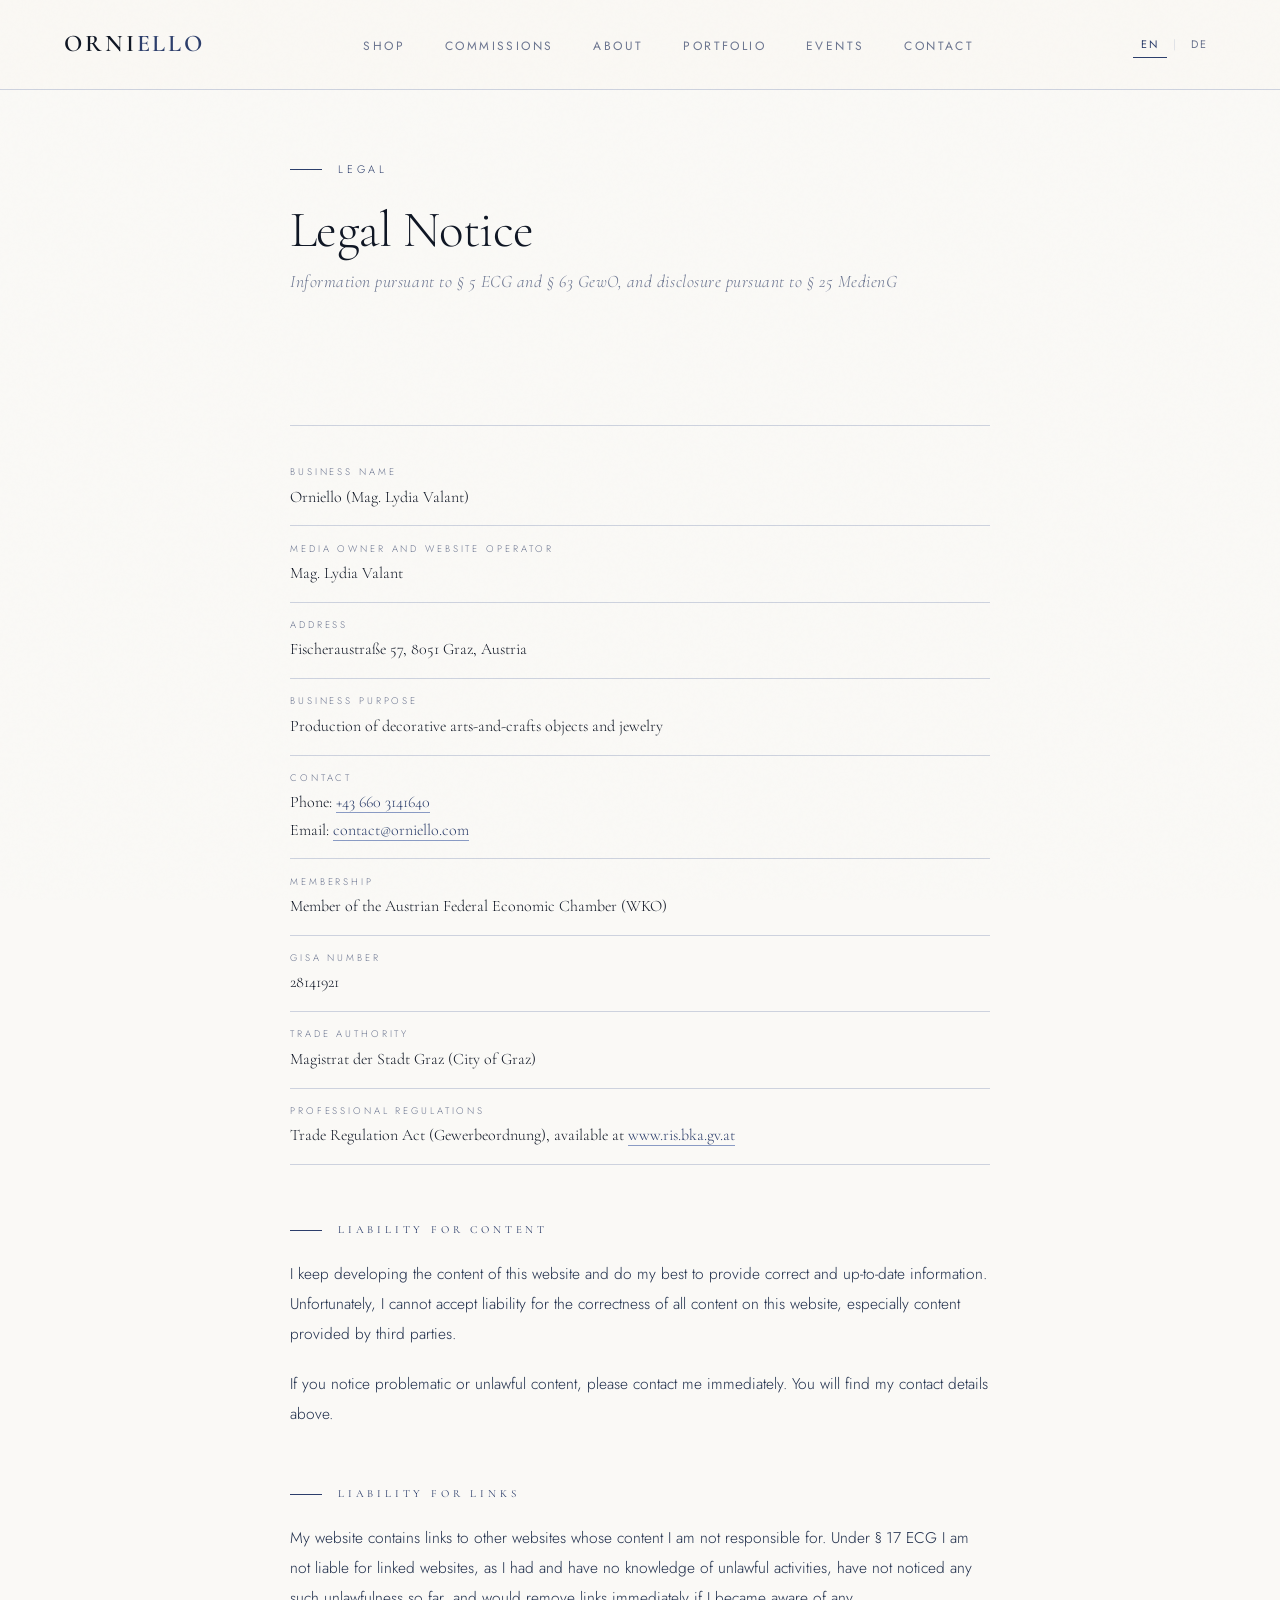
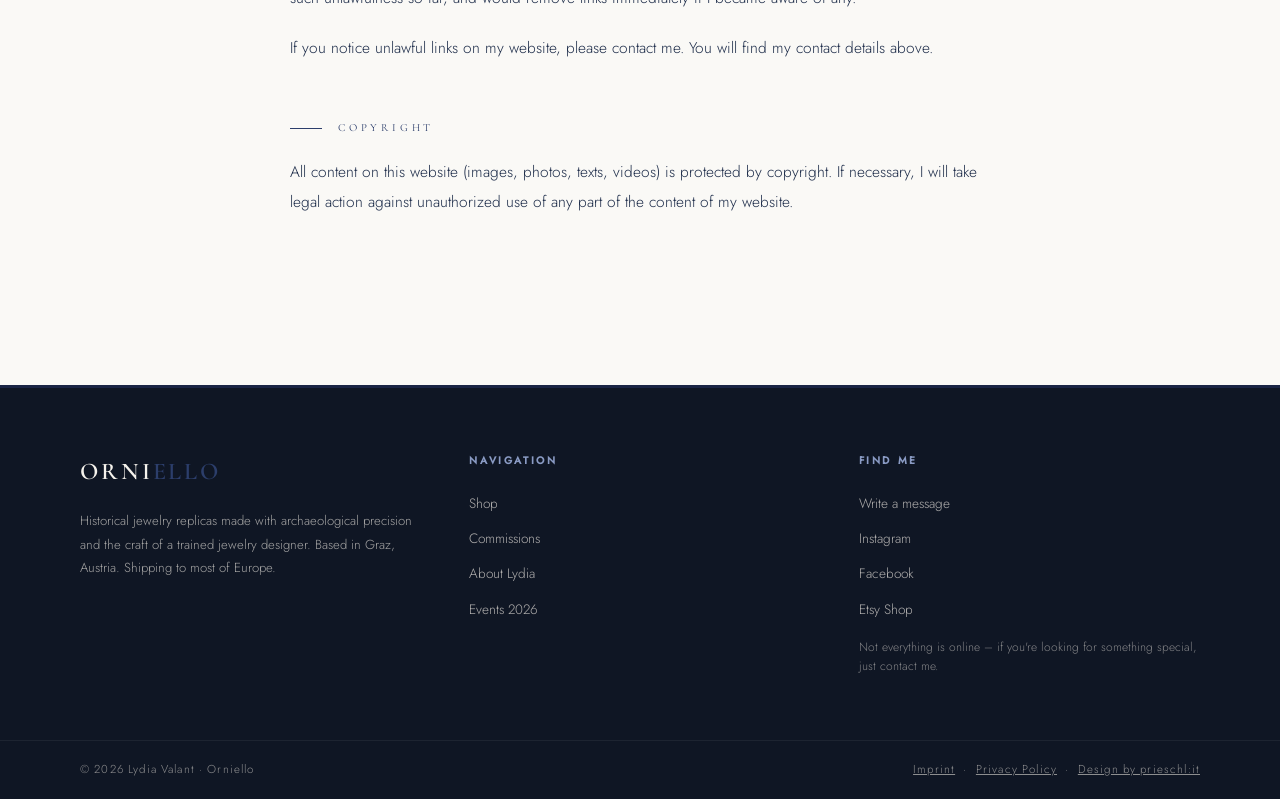
<file: impressum.html>
<!DOCTYPE html>
<html lang="en">
<head>
<meta charset="UTF-8">
<meta name="viewport" content="width=device-width, initial-scale=1.0">
<title>Impressum | Orniello</title>
<meta name="description" content="Impressum und rechtliche Angaben von Orniello (Mag. Lydia Valant), Graz.">
<link rel="preload" href="fonts/jost-latin-300-normal.woff2" as="font" type="font/woff2" crossorigin>
<link rel="preload" href="fonts/cormorant-garamond-latin-300-normal.woff2" as="font" type="font/woff2" crossorigin>
<link rel="stylesheet" href="css/style.css">
</head>
<body>

<!-- NAVIGATION -->
<nav>
  <a href="index.html" class="logo">Orni<span>ello</span></a>
  <ul class="nav-links">
    <li><a href="index.html#featured" data-en="Shop" data-de="Shop">Shop</a></li>
    <li><a href="commissions.html" data-en="Commissions" data-de="Auftragsarbeiten">Commissions</a></li>
    <li><a href="about.html" data-en="About" data-de="Über mich">About</a></li>
    <li><a href="portfolio.html" data-en="Portfolio" data-de="Portfolio">Portfolio</a></li>
    <li><a href="index.html#events" data-en="Events" data-de="Termine">Events</a></li>
    <li><a href="contact.html" data-en="Contact" data-de="Kontakt">Contact</a></li>
  </ul>
  <div class="lang-switcher">
    <button class="lang-btn active" onclick="setLang('en')">EN</button>
    <span class="lang-divider">|</span>
    <button class="lang-btn" onclick="setLang('de')">DE</button>
  </div>
  <button class="hamburger" id="hamburger" onclick="toggleMenu()" aria-label="Menu" aria-expanded="false" aria-controls="mobileMenu">
    <span></span><span></span><span></span>
  </button>
</nav>

<!-- MOBILE MENU -->
<div class="mobile-menu" id="mobileMenu">
  <button class="mobile-menu-close" onclick="toggleMenu()" aria-label="Close menu">✕</button>
  <a href="index.html#featured" onclick="toggleMenu()" data-en="Shop" data-de="Shop">Shop</a>
  <a href="commissions.html" onclick="toggleMenu()" data-en="Commissions" data-de="Auftragsarbeiten">Commissions</a>
  <a href="about.html" onclick="toggleMenu()" data-en="About" data-de="Über mich">About</a>
  <a href="portfolio.html" onclick="toggleMenu()" data-en="Portfolio" data-de="Portfolio">Portfolio</a>
  <a href="index.html#events" onclick="toggleMenu()" data-en="Events" data-de="Termine">Events</a>
  <a href="contact.html" onclick="toggleMenu()" data-en="Contact" data-de="Kontakt">Contact</a>
  <div class="lang-switcher">
    <button class="lang-btn" onclick="setLang('en')">EN</button>
    <span class="lang-divider">|</span>
    <button class="lang-btn" onclick="setLang('de')">DE</button>
  </div>
</div>

<!-- PAGE HEADER -->
<div class="about-hero">
  <div class="eyebrow" data-en="Legal" data-de="Rechtliches">Legal</div>
  <h1 data-en="Legal Notice" data-de="Impressum">Legal Notice</h1>
  <p class="subtitle" data-en="Information pursuant to § 5 ECG and § 63 GewO, and disclosure pursuant to § 25 MedienG" data-de="Angaben gemäß § 5 ECG und § 63 GewO sowie Offenlegung gemäß § 25 MedienG">Information pursuant to § 5 ECG and § 63 GewO, and disclosure pursuant to § 25 MedienG</p>
</div>

<!-- MAIN CONTENT -->
<div class="legal-body">
  <div class="about-prose">

    <div class="sidebar-facts" style="margin-bottom: 3.5rem;">
      <div class="sidebar-fact">
        <span class="sidebar-fact-label" data-en="Business name" data-de="Firma">Business name</span>
        <span class="sidebar-fact-value" data-en="Orniello (Mag. Lydia Valant)" data-de="Orniello (Mag. Lydia Valant)">Orniello (Mag. Lydia Valant)</span>
      </div>
      <div class="sidebar-fact">
        <span class="sidebar-fact-label" data-en="Media owner and website operator" data-de="Medieninhaberin und Websitebetreiberin">Media owner and website operator</span>
        <span class="sidebar-fact-value" data-en="Mag. Lydia Valant" data-de="Mag. Lydia Valant">Mag. Lydia Valant</span>
      </div>
      <div class="sidebar-fact">
        <span class="sidebar-fact-label" data-en="Address" data-de="Anschrift">Address</span>
        <span class="sidebar-fact-value" data-en="Fischeraustraße 57, 8051 Graz, Austria" data-de="Fischeraustraße 57, 8051 Graz, Österreich">Fischeraustraße 57, 8051 Graz, Austria</span>
      </div>
      <div class="sidebar-fact">
        <span class="sidebar-fact-label" data-en="Business purpose" data-de="Unternehmensgegenstand">Business purpose</span>
        <span class="sidebar-fact-value" data-en="Production of decorative arts-and-crafts objects and jewelry" data-de="Erzeugung von kunstgewerblichen Zier- und Schmuckgegenständen">Production of decorative arts-and-crafts objects and jewelry</span>
      </div>
      <div class="sidebar-fact">
        <span class="sidebar-fact-label" data-en="Contact" data-de="Kontakt">Contact</span>
        <span class="sidebar-fact-value" data-en="Phone: <a href='tel:+436603141640'>+43 660 3141640</a><br>Email: <a href='mailto:contact@orniello.com'>contact@orniello.com</a>" data-de="Tel.: <a href='tel:+436603141640'>+43 660 3141640</a><br>E-Mail: <a href='mailto:contact@orniello.com'>contact@orniello.com</a>">Phone: <a href="tel:+436603141640">+43 660 3141640</a><br>Email: <a href="mailto:contact@orniello.com">contact@orniello.com</a></span>
      </div>
      <div class="sidebar-fact">
        <span class="sidebar-fact-label" data-en="Membership" data-de="Mitgliedschaft">Membership</span>
        <span class="sidebar-fact-value" data-en="Member of the Austrian Federal Economic Chamber (WKO)" data-de="Mitglied der Wirtschaftskammer Österreich (WKO)">Member of the Austrian Federal Economic Chamber (WKO)</span>
      </div>
      <div class="sidebar-fact">
        <span class="sidebar-fact-label" data-en="GISA number" data-de="GISA-Zahl">GISA number</span>
        <span class="sidebar-fact-value" data-en="28141921" data-de="28141921">28141921</span>
      </div>
      <div class="sidebar-fact">
        <span class="sidebar-fact-label" data-en="Trade authority" data-de="Gewerbebehörde">Trade authority</span>
        <span class="sidebar-fact-value" data-en="Magistrat der Stadt Graz (City of Graz)" data-de="Magistrat der Stadt Graz">Magistrat der Stadt Graz (City of Graz)</span>
      </div>
      <div class="sidebar-fact">
        <span class="sidebar-fact-label" data-en="Professional regulations" data-de="Berufsrecht">Professional regulations</span>
        <span class="sidebar-fact-value" data-en="Trade Regulation Act (Gewerbeordnung), available at <a href='https://www.ris.bka.gv.at' target='_blank' rel='noopener'>www.ris.bka.gv.at</a>" data-de="Gewerbeordnung (GewO), abrufbar unter <a href='https://www.ris.bka.gv.at' target='_blank' rel='noopener'>www.ris.bka.gv.at</a>">Trade Regulation Act (Gewerbeordnung), available at <a href="https://www.ris.bka.gv.at" target="_blank" rel="noopener">www.ris.bka.gv.at</a></span>
      </div>
    </div>

    <section>
      <h2 data-en="Liability for content" data-de="Haftung für Inhalte">Liability for content</h2>
      <p data-en="I keep developing the content of this website and do my best to provide correct and up-to-date information. Unfortunately, I cannot accept liability for the correctness of all content on this website, especially content provided by third parties."
         data-de="Ich entwickle die Inhalte dieser Webseite ständig weiter und bemühe mich, korrekte und aktuelle Informationen bereitzustellen. Leider kann ich keine Haftung für die Korrektheit aller Inhalte auf dieser Webseite übernehmen, speziell nicht für jene, die von Dritten bereitgestellt wurden.">
        I keep developing the content of this website and do my best to provide correct and up-to-date information. Unfortunately, I cannot accept liability for the correctness of all content on this website, especially content provided by third parties.
      </p>
      <p data-en="If you notice problematic or unlawful content, please contact me immediately. You will find my contact details above."
         data-de="Wenn dir problematische oder rechtswidrige Inhalte auffallen, bitte ich dich, mich umgehend zu kontaktieren. Die Kontaktdaten findest du oben im Impressum.">
        If you notice problematic or unlawful content, please contact me immediately. You will find my contact details above.
      </p>
    </section>

    <section>
      <h2 data-en="Liability for links" data-de="Haftung für Links">Liability for links</h2>
      <p data-en="My website contains links to other websites whose content I am not responsible for. Under § 17 ECG I am not liable for linked websites, as I had and have no knowledge of unlawful activities, have not noticed any such unlawfulness so far, and would remove links immediately if I became aware of any."
         data-de="Meine Webseite enthält Links zu anderen Webseiten, für deren Inhalt ich nicht verantwortlich bin. Eine Haftung für verlinkte Websites besteht laut § 17 ECG für mich nicht, da ich keine Kenntnis von rechtswidrigen Tätigkeiten hatte und habe, mir solche Rechtswidrigkeiten auch bisher nicht aufgefallen sind und ich Links sofort entfernen würde, wenn mir Rechtswidrigkeiten bekannt werden.">
        My website contains links to other websites whose content I am not responsible for. Under § 17 ECG I am not liable for linked websites, as I had and have no knowledge of unlawful activities, have not noticed any such unlawfulness so far, and would remove links immediately if I became aware of any.
      </p>
      <p data-en="If you notice unlawful links on my website, please contact me. You will find my contact details above."
         data-de="Wenn dir rechtswidrige Links auf meiner Website auffallen, bitte ich dich, mich zu kontaktieren. Die Kontaktdaten findest du oben im Impressum.">
        If you notice unlawful links on my website, please contact me. You will find my contact details above.
      </p>
    </section>

    <section>
      <h2 data-en="Copyright" data-de="Urheberrechtshinweis">Copyright</h2>
      <p data-en="All content on this website (images, photos, texts, videos) is protected by copyright. If necessary, I will take legal action against unauthorized use of any part of the content of my website."
         data-de="Alle Inhalte dieser Webseite (Bilder, Fotos, Texte, Videos) unterliegen dem Urheberrecht. Ich werde die unerlaubte Nutzung von Teilen der Inhalte meiner Seite, falls notwendig, rechtlich verfolgen.">
        All content on this website (images, photos, texts, videos) is protected by copyright. If necessary, I will take legal action against unauthorized use of any part of the content of my website.
      </p>
    </section>

  </div>
</div>

<!-- FOOTER -->
<footer>
  <div class="footer-brand">
    <a href="index.html" class="logo">Orni<span>ello</span></a>
    <p data-en="Historical jewelry replicas made with archaeological precision and the craft of a trained jewelry designer. Based in Graz, Austria. Shipping to most of Europe."
       data-de="Historische Schmuckrepliken mit archäologischer Präzision und dem Handwerk einer ausgebildeten Schmuckdesignerin. Aus Graz, Österreich. Versand in weite Teile Europas.">
      Historical jewelry replicas made with archaeological precision and the craft of a trained jewelry designer. Based in Graz, Austria. Shipping to most of Europe.
    </p>
  </div>
  <div>
    <h4 data-en="Navigation" data-de="Navigation">Navigation</h4>
    <ul>
      <li><a href="index.html#featured" data-en="Shop" data-de="Shop">Shop</a></li>
      <li><a href="commissions.html" data-en="Commissions" data-de="Auftragsarbeiten">Commissions</a></li>
      <li><a href="about.html" data-en="About Lydia" data-de="Über Lydia">About Lydia</a></li>
      <li><a href="index.html#events" data-en="Events 2026" data-de="Termine 2026">Events 2026</a></li>
    </ul>
  </div>
  <div>
    <h4 data-en="Find me" data-de="Kontakt & Social">Find me</h4>
    <ul>
      <li><a href="contact.html" data-en="Write a message" data-de="Nachricht schreiben">Write a message</a></li>
      <li><a href="https://www.instagram.com/orniello_by_celefindel/" target="_blank" rel="noopener">Instagram</a></li>
      <li><a href="https://www.facebook.com/Orniello/" target="_blank" rel="noopener">Facebook</a></li>
      <li><a href="https://www.etsy.com/shop/Orniello" target="_blank" rel="noopener">Etsy Shop</a></li>
    </ul>
    <p style="font-size: 0.75rem; color: rgba(245,240,232,0.5); margin-top: 1rem; line-height: 1.6;"
       data-en="Not everything is online – if you're looking for something special, just contact me."
       data-de="Nicht alles ist online – für besondere Wünsche einfach melden.">
      Not everything is online - if you're looking for something special, just contact me.
    </p>
  </div>
</footer>
<div class="footer-bottom">
  <p>© 2026 Lydia Valant · Orniello</p>
  <p><a href="impressum.html" style="color: inherit;" data-en="Imprint" data-de="Impressum">Imprint</a> &nbsp;·&nbsp; <a href="datenschutz.html" style="color: inherit;" data-en="Privacy Policy" data-de="Datenschutz">Privacy Policy</a> &nbsp;·&nbsp; <a href="https://prieschl.it" target="_blank" style="color: inherit;">Design by prieschl:it</a></p>
</div>

<script src="js/main.js"></script>
</body>
</html>
</file>
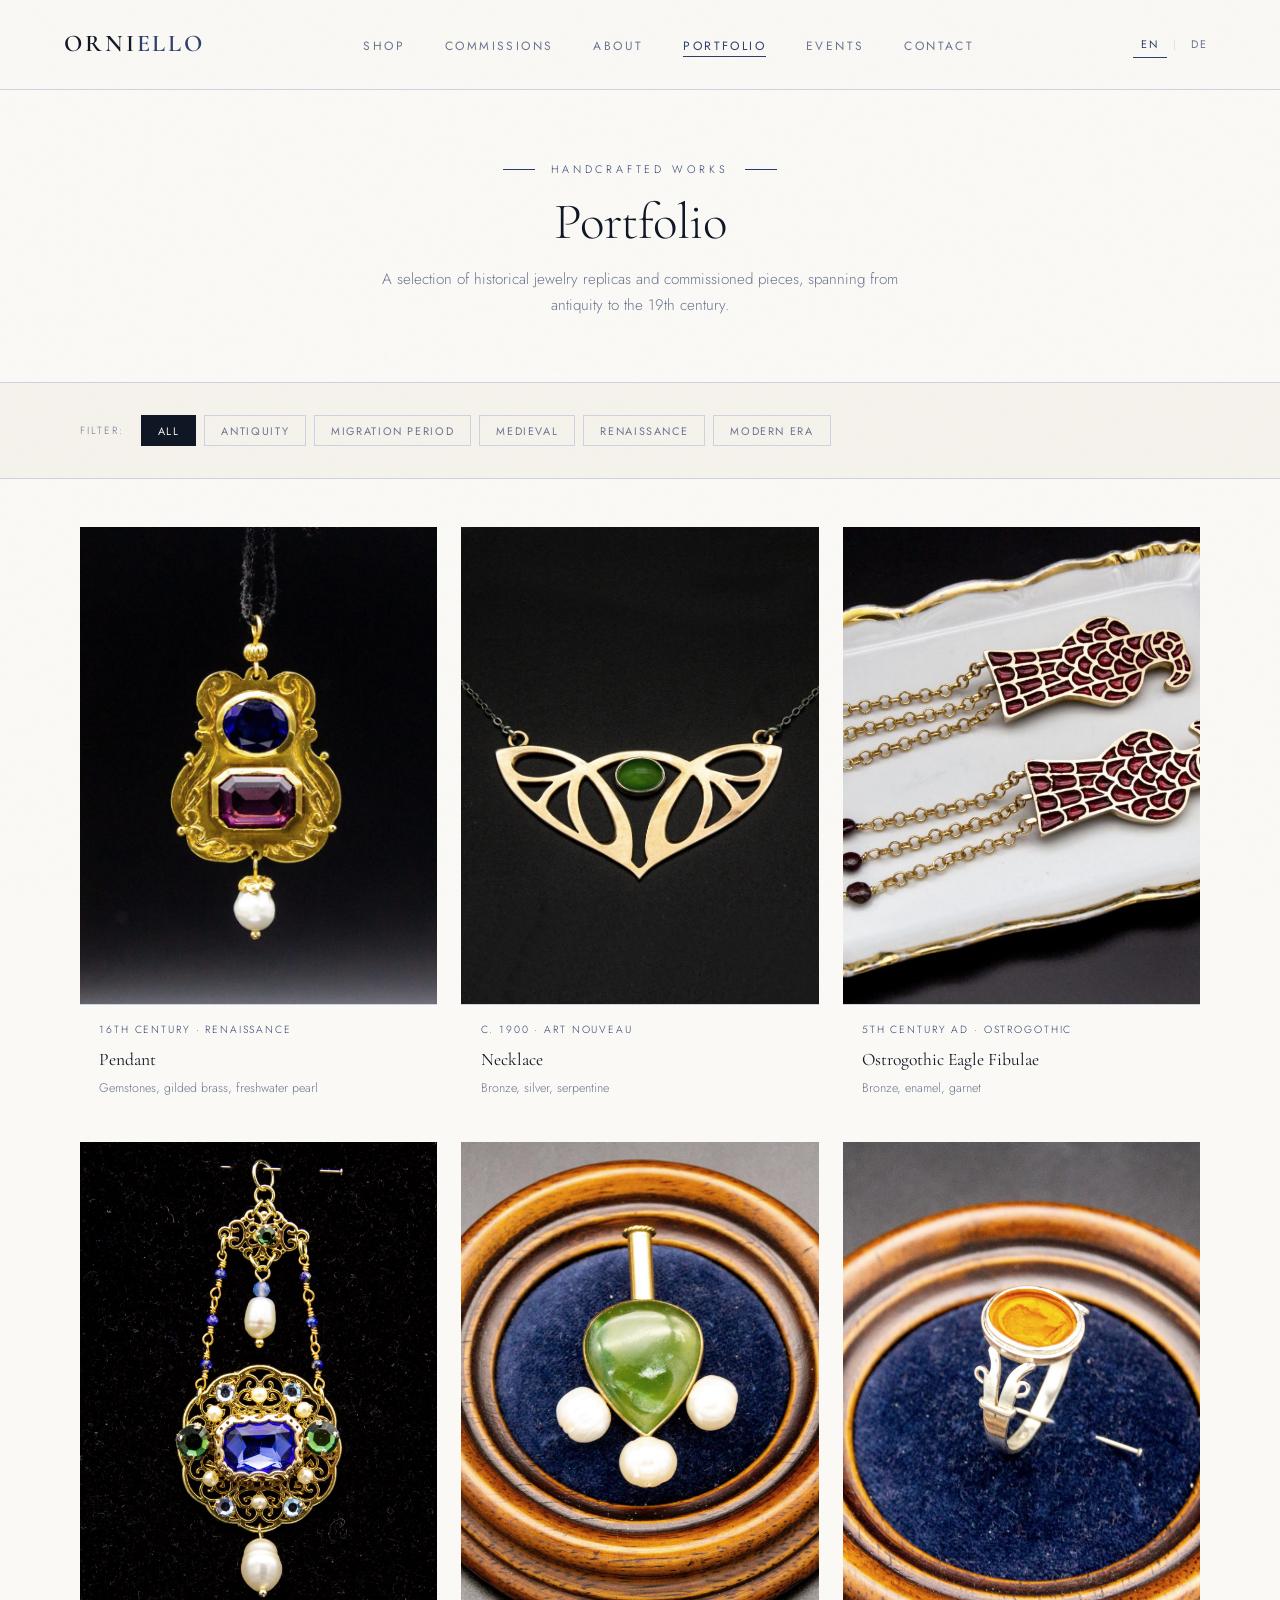
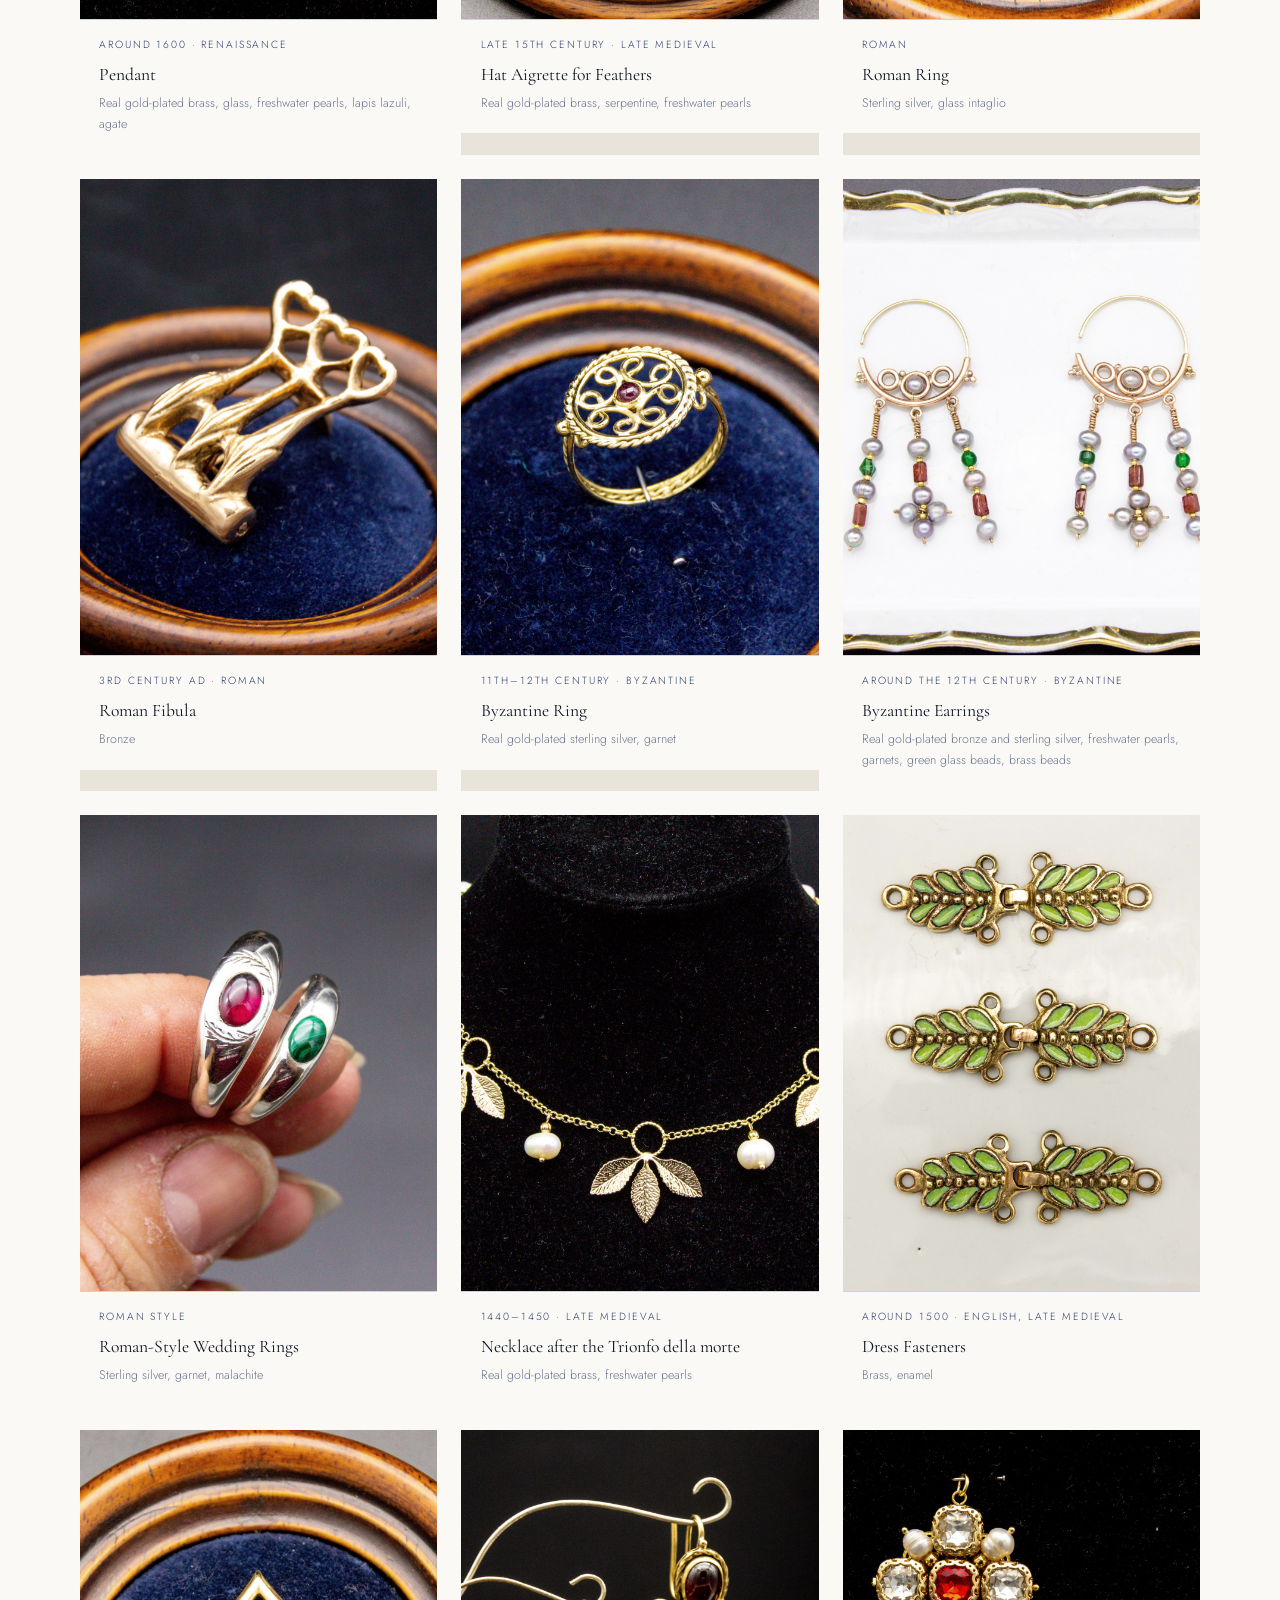
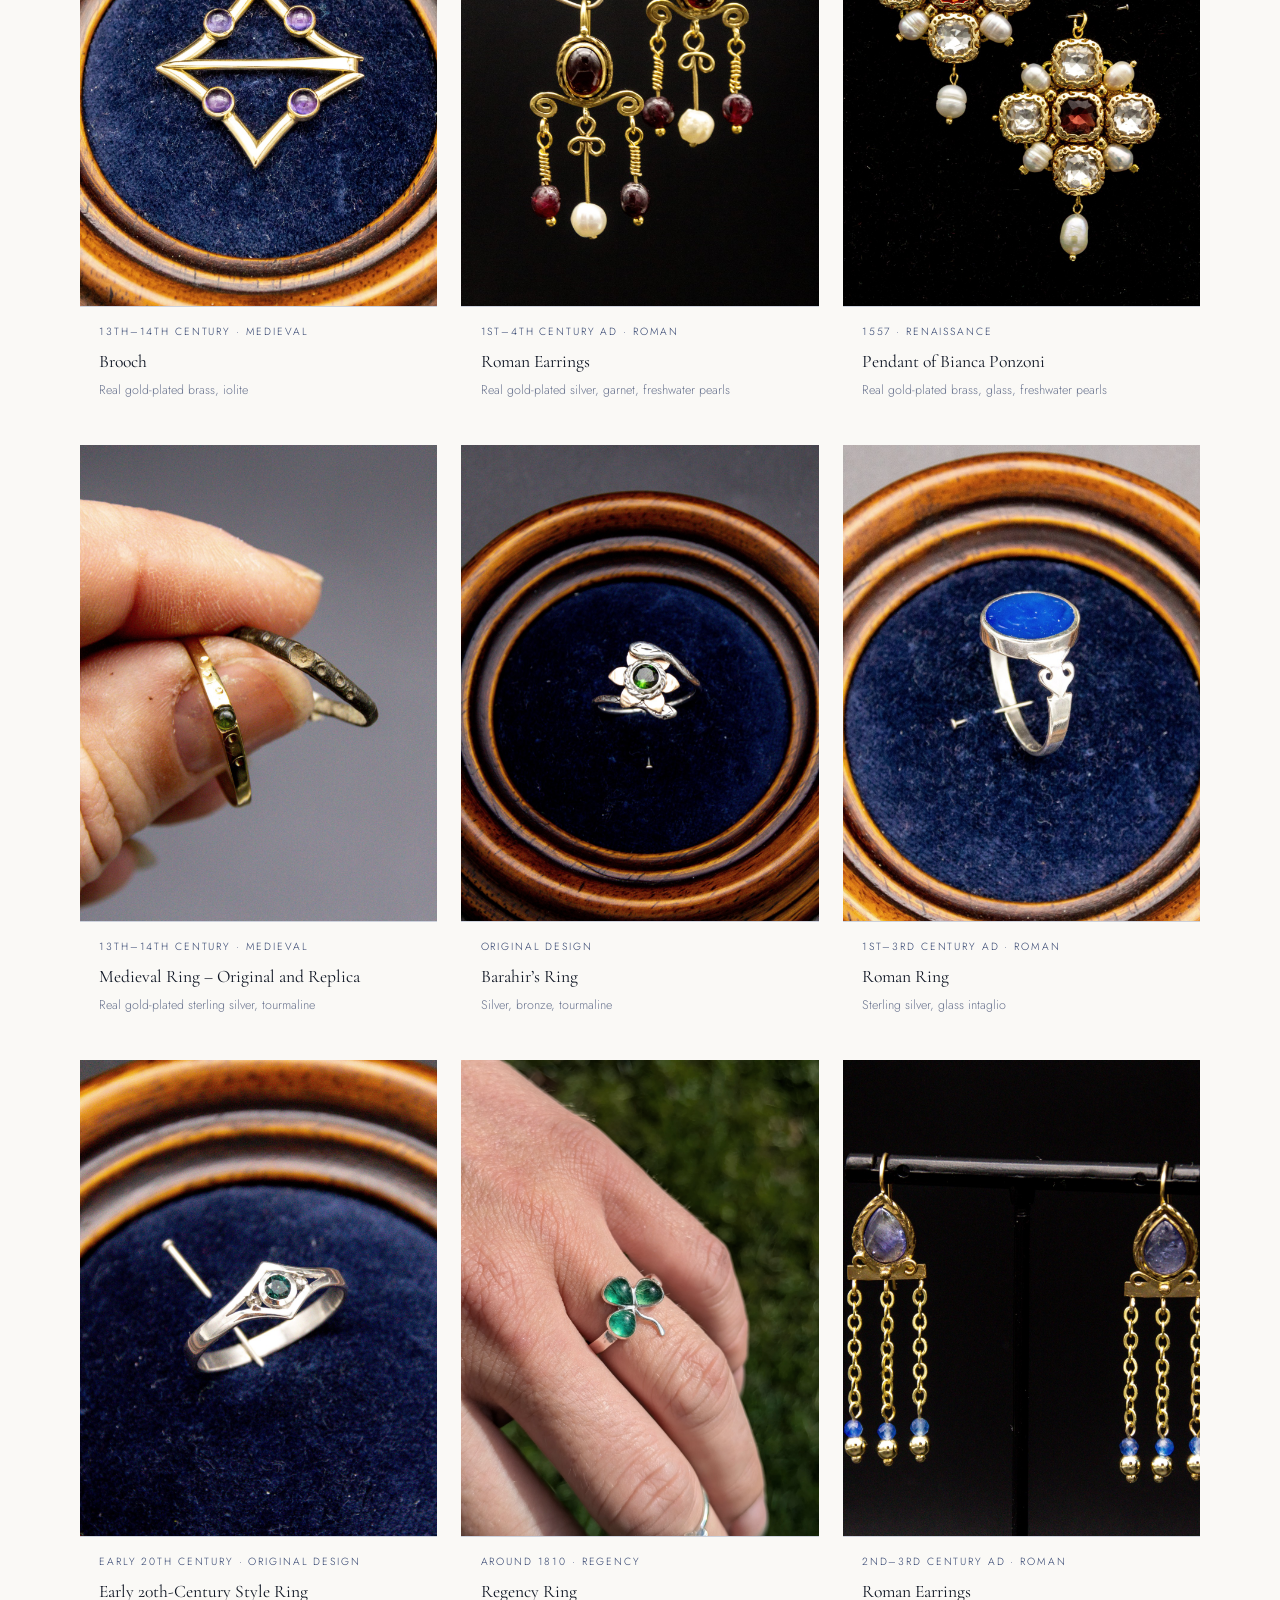
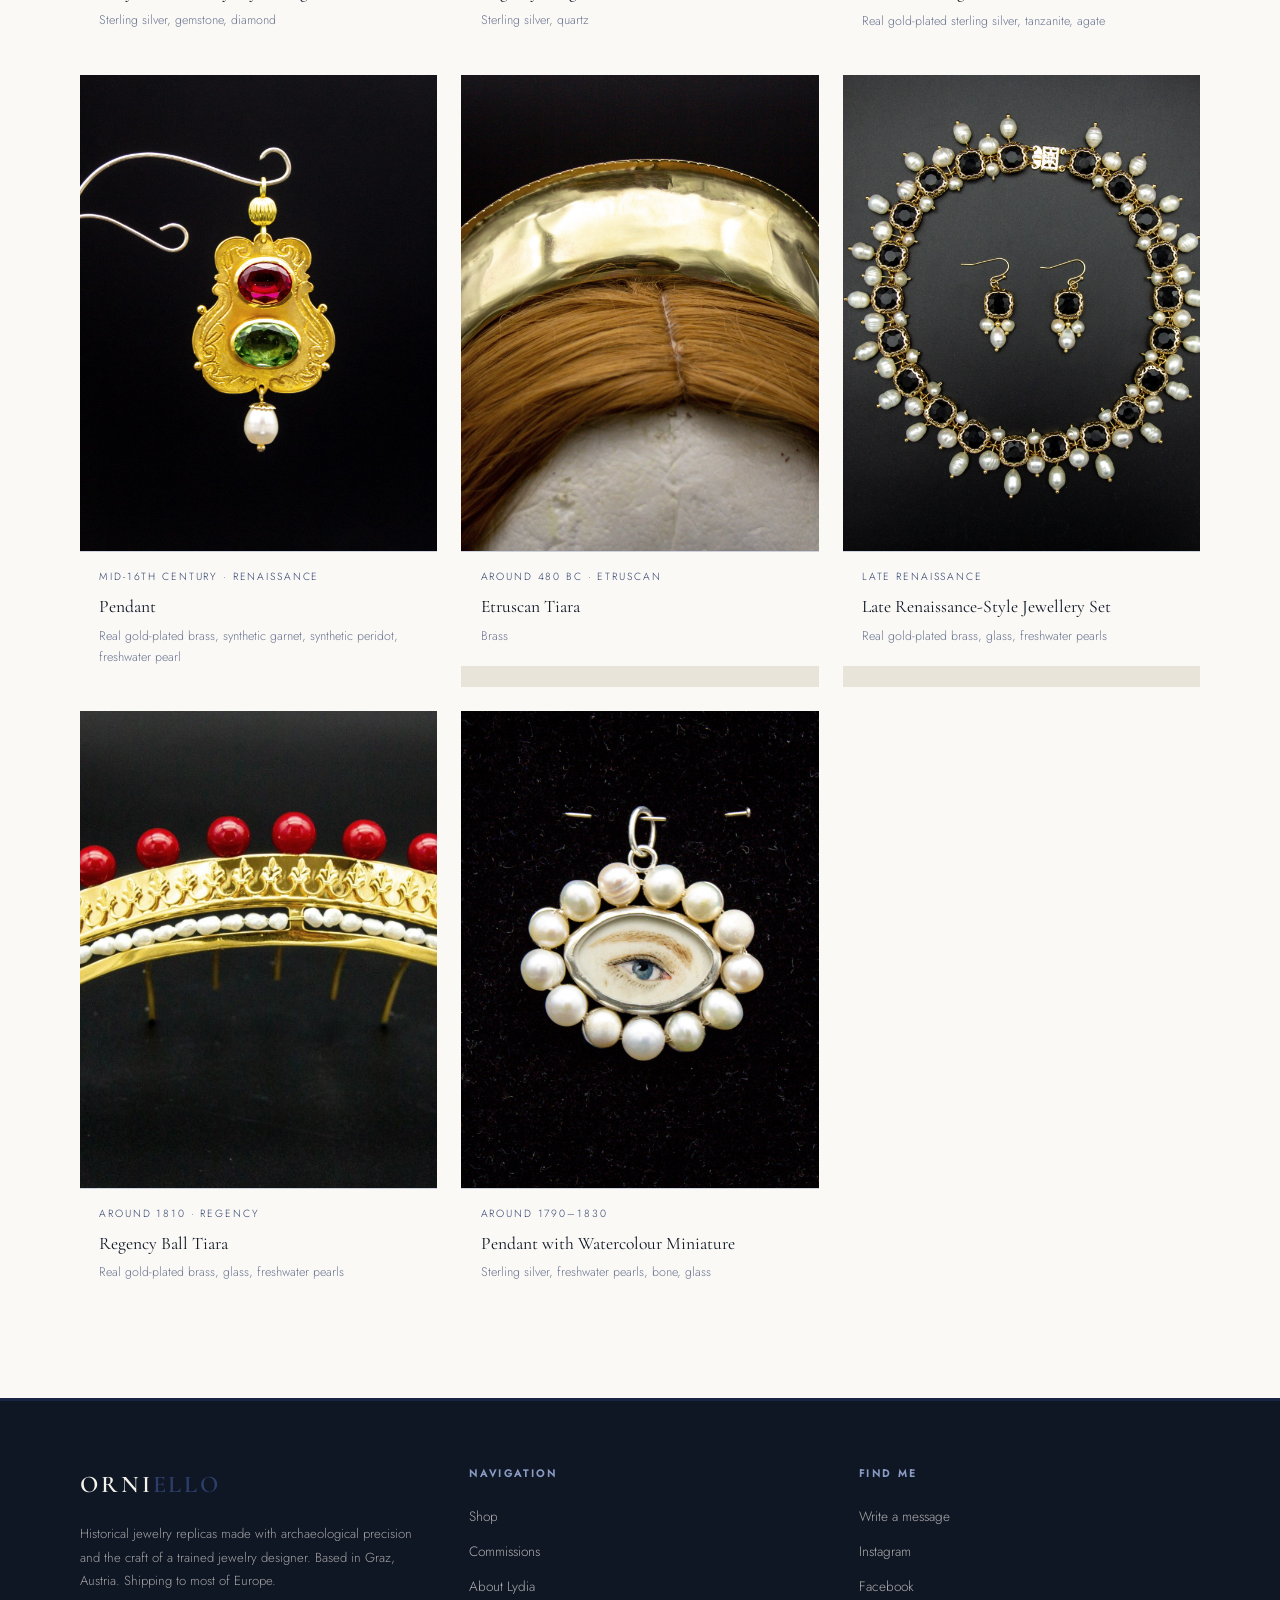
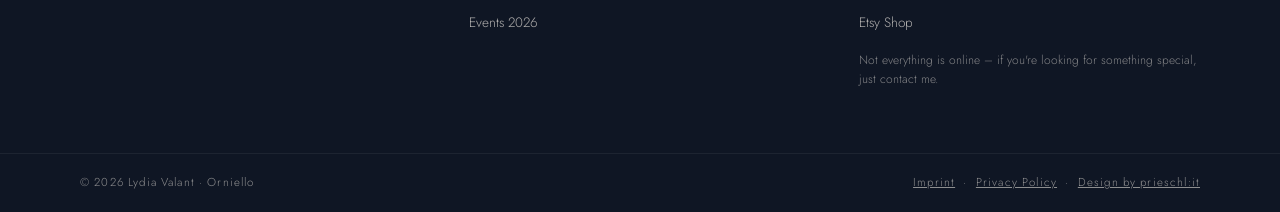
<file: portfolio.html>
<!DOCTYPE html>
<html lang="en">
<head>
<meta charset="UTF-8">
<meta name="viewport" content="width=device-width, initial-scale=1.0">
<title>Portfolio | Orniello</title>
<meta name="description" content="Historical jewelry replicas and commissioned pieces by Orniello, from antiquity to the 19th century.">
<link rel="preload" href="fonts/jost-latin-300-normal.woff2" as="font" type="font/woff2" crossorigin>
<link rel="preload" href="fonts/cormorant-garamond-latin-300-normal.woff2" as="font" type="font/woff2" crossorigin>
<link rel="stylesheet" href="css/style.css">
</head>
<body>

<!-- NAV -->
<nav>
  <a href="index.html" class="logo">Orni<span>ello</span></a>
  <ul class="nav-links">
    <li><a href="index.html#featured" data-en="Shop" data-de="Shop">Shop</a></li>
    <li><a href="commissions.html" data-en="Commissions" data-de="Auftragsarbeiten">Commissions</a></li>
    <li><a href="about.html" data-en="About" data-de="Über mich">About</a></li>
    <li><a href="portfolio.html" class="active" data-en="Portfolio" data-de="Portfolio">Portfolio</a></li>
    <li><a href="index.html#events" data-en="Events" data-de="Termine">Events</a></li>
    <li><a href="contact.html" data-en="Contact" data-de="Kontakt">Contact</a></li>
  </ul>
  <div class="lang-switcher">
    <button class="lang-btn active" onclick="setLang('en')">EN</button>
    <span class="lang-divider">|</span>
    <button class="lang-btn" onclick="setLang('de')">DE</button>
  </div>
  <button class="hamburger" id="hamburger" onclick="toggleMenu()" aria-label="Menu" aria-expanded="false" aria-controls="mobileMenu">
    <span></span><span></span><span></span>
  </button>
</nav>

<!-- MOBILE MENU -->
<div class="mobile-menu" id="mobileMenu">
  <button class="mobile-menu-close" onclick="toggleMenu()" aria-label="Close menu">✕</button>
  <a href="index.html#featured" onclick="toggleMenu()" data-en="Shop" data-de="Shop">Shop</a>
  <a href="commissions.html" onclick="toggleMenu()" data-en="Commissions" data-de="Auftragsarbeiten">Commissions</a>
  <a href="about.html" onclick="toggleMenu()" data-en="About" data-de="Über mich">About</a>
  <a href="portfolio.html" onclick="toggleMenu()" data-en="Portfolio" data-de="Portfolio">Portfolio</a>
  <a href="index.html#events" onclick="toggleMenu()" data-en="Events" data-de="Termine">Events</a>
  <a href="contact.html" onclick="toggleMenu()" data-en="Contact" data-de="Kontakt">Contact</a>
  <div class="lang-switcher" style="margin-top:1rem;">
    <button class="lang-btn" onclick="setLang('en')">EN</button>
    <span class="lang-divider">|</span>
    <button class="lang-btn" onclick="setLang('de')">DE</button>
  </div>
</div>

<!-- PAGE HEADER -->
<div class="page-header">
  <div class="eyebrow" data-en="Handcrafted Works" data-de="Handgefertigte Arbeiten">Handcrafted Works</div>
  <h1 data-en="Portfolio" data-de="Portfolio">Portfolio</h1>
  <p data-en="A selection of historical jewelry replicas and commissioned pieces, spanning from antiquity to the 19th century." data-de="Eine Auswahl historischer Schmuckrepliken und Auftragsarbeiten — von der Antike bis ins 19. Jahrhundert.">A selection of historical jewelry replicas and commissioned pieces, spanning from antiquity to the 19th century.</p>
</div>

<!-- FILTER BAR (Eintraege werden ausgeblendet, wenn es in der Epoche kein Stueck gibt) -->
<div class="filter-bar" id="filterBar">
  <span class="filter-label" data-en="Filter:" data-de="Filter:">Filter:</span>
  <button class="filter-btn active" aria-pressed="true" data-filter="all" data-en="All" data-de="Alle">All</button>
  <button class="filter-btn" aria-pressed="false" data-filter="antiquity" data-en="Antiquity" data-de="Antike">Antiquity</button>
  <button class="filter-btn" aria-pressed="false" data-filter="migration" data-en="Migration Period" data-de="Völkerwanderung">Migration Period</button>
  <button class="filter-btn" aria-pressed="false" data-filter="medieval" data-en="Medieval" data-de="Mittelalter">Medieval</button>
  <button class="filter-btn" aria-pressed="false" data-filter="renaissance" data-en="Renaissance" data-de="Renaissance">Renaissance</button>
  <button class="filter-btn" aria-pressed="false" data-filter="modern" data-en="Modern Era" data-de="Neuzeit">Modern Era</button>
</div>

<!-- PORTFOLIO GRID: wird aus js/portfolio-data.js erzeugt -->
<div class="portfolio-grid" id="portfolioGrid"></div>
<noscript>
  <p class="portfolio-empty" style="padding: 3rem 2rem;">
    Bitte JavaScript aktivieren, um das Portfolio zu sehen. / Please enable JavaScript to see the portfolio.<br>
    <a href="https://www.instagram.com/orniello_by_celefindel/">Instagram</a> · <a href="https://www.etsy.com/shop/Orniello">Etsy</a>
  </p>
</noscript>

<!-- LIGHTBOX -->
<div class="lightbox" id="lightbox" role="dialog" aria-modal="true" aria-labelledby="lightboxName">
  <button class="lightbox-close" id="lightboxClose" type="button" aria-label="Close">✕</button>
  <div class="lightbox-inner">
    <img class="lightbox-img" id="lightboxImg" alt="" />
    <div class="lightbox-details">
      <div class="lightbox-eyebrow" id="lightboxEra"></div>
      <div class="lightbox-name" id="lightboxName"></div>
      <div class="lightbox-facts" id="lightboxFacts"></div>
      <div class="lightbox-description" id="lightboxDesc"></div>
      <div class="lightbox-actions" id="lightboxActions"></div>
      <div class="lightbox-nav">
        <button type="button" id="lightboxPrev" data-en="← Previous" data-de="← Vorheriges">← Previous</button>
        <button type="button" id="lightboxNext" data-en="Next →" data-de="Nächstes →">Next →</button>
      </div>
    </div>
  </div>
</div>

<footer>
  <div class="footer-brand">
    <a href="index.html" class="logo">Orni<span>ello</span></a>
    <p data-en="Historical jewelry replicas made with archaeological precision and the craft of a trained jewelry designer. Based in Graz, Austria. Shipping to most of Europe."
       data-de="Historische Schmuckrepliken mit archäologischer Präzision und dem Handwerk einer ausgebildeten Schmuckdesignerin. Aus Graz, Österreich. Versand in weite Teile Europas.">
      Historical jewelry replicas made with archaeological precision and the craft of a trained jewelry designer. Based in Graz, Austria. Shipping to most of Europe.
    </p>
  </div>
  <div>
    <h4 data-en="Navigation" data-de="Navigation">Navigation</h4>
    <ul>
      <li><a href="index.html#featured" data-en="Shop" data-de="Shop">Shop</a></li>
      <li><a href="commissions.html" data-en="Commissions" data-de="Auftragsarbeiten">Commissions</a></li>
      <li><a href="about.html" data-en="About Lydia" data-de="Über Lydia">About Lydia</a></li>
      <li><a href="index.html#events" data-en="Events 2026" data-de="Termine 2026">Events 2026</a></li>
    </ul>
  </div>
  <div>
    <h4 data-en="Find me" data-de="Kontakt & Social">Find me</h4>
    <ul>
      <li><a href="contact.html" data-en="Write a message" data-de="Nachricht schreiben">Write a message</a></li>
      <li><a href="https://www.instagram.com/orniello_by_celefindel/" target="_blank" rel="noopener">Instagram</a></li>
      <li><a href="https://www.facebook.com/Orniello/" target="_blank" rel="noopener">Facebook</a></li>
      <li><a href="https://www.etsy.com/shop/Orniello" target="_blank" rel="noopener">Etsy Shop</a></li>
    </ul>
    <p style="font-size: 0.75rem; color: rgba(245,240,232,0.5); margin-top: 1rem; line-height: 1.6;"
       data-en="Not everything is online – if you're looking for something special, just contact me."
       data-de="Nicht alles ist online – für besondere Wünsche einfach melden.">
      Not everything is online – if you're looking for something special, just contact me.
    </p>
  </div>
</footer>
<div class="footer-bottom">
  <p>© 2026 Lydia Valant · Orniello</p>
  <p><a href="impressum.html" style="color: inherit;" data-en="Imprint" data-de="Impressum">Imprint</a> &nbsp;·&nbsp; <a href="datenschutz.html" style="color: inherit;" data-en="Privacy Policy" data-de="Datenschutz">Privacy Policy</a> &nbsp;·&nbsp; <a href="https://prieschl.it" target="_blank" style="color: inherit;">Design by prieschl:it</a></p>
</div>

<script src="js/main.js"></script>
<script src="js/portfolio-data.js"></script>
<script src="js/portfolio.js"></script>
</body>
</html>
</file>
<file: css/style.css>
/* ── LOKALE SCHRIFTEN (SIL Open Font License 1.1, Lizenztexte im Ordner fonts/) ── */
  @font-face {
    font-family: 'Cormorant Garamond';
    font-style: normal;
    font-weight: 300;
    font-display: swap;
    src: url('../fonts/cormorant-garamond-latin-300-normal.woff2') format('woff2');
    unicode-range: U+0000-00FF,U+0131,U+0152-0153,U+02BB-02BC,U+02C6,U+02DA,U+02DC,U+0304,U+0308,U+0329,U+2000-206F,U+20AC,U+2122,U+2191,U+2193,U+2212,U+2215,U+FEFF,U+FFFD;
  }
  @font-face {
    font-family: 'Cormorant Garamond';
    font-style: normal;
    font-weight: 400;
    font-display: swap;
    src: url('../fonts/cormorant-garamond-latin-400-normal.woff2') format('woff2');
    unicode-range: U+0000-00FF,U+0131,U+0152-0153,U+02BB-02BC,U+02C6,U+02DA,U+02DC,U+0304,U+0308,U+0329,U+2000-206F,U+20AC,U+2122,U+2191,U+2193,U+2212,U+2215,U+FEFF,U+FFFD;
  }
  @font-face {
    font-family: 'Cormorant Garamond';
    font-style: normal;
    font-weight: 600;
    font-display: swap;
    src: url('../fonts/cormorant-garamond-latin-600-normal.woff2') format('woff2');
    unicode-range: U+0000-00FF,U+0131,U+0152-0153,U+02BB-02BC,U+02C6,U+02DA,U+02DC,U+0304,U+0308,U+0329,U+2000-206F,U+20AC,U+2122,U+2191,U+2193,U+2212,U+2215,U+FEFF,U+FFFD;
  }
  @font-face {
    font-family: 'Cormorant Garamond';
    font-style: italic;
    font-weight: 300;
    font-display: swap;
    src: url('../fonts/cormorant-garamond-latin-300-italic.woff2') format('woff2');
    unicode-range: U+0000-00FF,U+0131,U+0152-0153,U+02BB-02BC,U+02C6,U+02DA,U+02DC,U+0304,U+0308,U+0329,U+2000-206F,U+20AC,U+2122,U+2191,U+2193,U+2212,U+2215,U+FEFF,U+FFFD;
  }
  @font-face {
    font-family: 'Cormorant Garamond';
    font-style: italic;
    font-weight: 400;
    font-display: swap;
    src: url('../fonts/cormorant-garamond-latin-400-italic.woff2') format('woff2');
    unicode-range: U+0000-00FF,U+0131,U+0152-0153,U+02BB-02BC,U+02C6,U+02DA,U+02DC,U+0304,U+0308,U+0329,U+2000-206F,U+20AC,U+2122,U+2191,U+2193,U+2212,U+2215,U+FEFF,U+FFFD;
  }
  @font-face {
    font-family: 'Jost';
    font-style: normal;
    font-weight: 300;
    font-display: swap;
    src: url('../fonts/jost-latin-300-normal.woff2') format('woff2');
    unicode-range: U+0000-00FF,U+0131,U+0152-0153,U+02BB-02BC,U+02C6,U+02DA,U+02DC,U+0304,U+0308,U+0329,U+2000-206F,U+20AC,U+2122,U+2191,U+2193,U+2212,U+2215,U+FEFF,U+FFFD;
  }
  @font-face {
    font-family: 'Jost';
    font-style: normal;
    font-weight: 400;
    font-display: swap;
    src: url('../fonts/jost-latin-400-normal.woff2') format('woff2');
    unicode-range: U+0000-00FF,U+0131,U+0152-0153,U+02BB-02BC,U+02C6,U+02DA,U+02DC,U+0304,U+0308,U+0329,U+2000-206F,U+20AC,U+2122,U+2191,U+2193,U+2212,U+2215,U+FEFF,U+FFFD;
  }
  @font-face {
    font-family: 'Jost';
    font-style: normal;
    font-weight: 500;
    font-display: swap;
    src: url('../fonts/jost-latin-500-normal.woff2') format('woff2');
    unicode-range: U+0000-00FF,U+0131,U+0152-0153,U+02BB-02BC,U+02C6,U+02DA,U+02DC,U+0304,U+0308,U+0329,U+2000-206F,U+20AC,U+2122,U+2191,U+2193,U+2212,U+2215,U+FEFF,U+FFFD;
  }

  *, *::before, *::after { box-sizing: border-box; margin: 0; padding: 0; }

  :root {
    --cream: #f5f2ec;
    --warm-white: #faf9f6;
    --parchment: #e8e4da;
    --bronze: #2c3e6b;
    --bronze-dark: #1a2545;
    --bronze-light: #8a9bc4;
    --ink: #0f1624;
    --ink-soft: #1e2d4a;
    --muted: #6b7590;
    --border: #cdd2de;
    --silver: #a8b0c0;
    --silver-light: #d4d8e2;
  }

  html { scroll-behavior: smooth; }

  body {
    background-color: var(--warm-white);
    color: var(--ink);
    font-family: 'Jost', sans-serif;
    font-weight: 300;
    line-height: 1.7;
    overflow-x: hidden;
  }

  /* ── NOISE TEXTURE OVERLAY ── */
  body::before {
    content: '';
    position: fixed;
    inset: 0;
    background-image: url("data:image/svg+xml,%3Csvg viewBox='0 0 200 200' xmlns='http://www.w3.org/2000/svg'%3E%3Cfilter id='n'%3E%3CfeTurbulence type='fractalNoise' baseFrequency='0.9' numOctaves='4' stitchTiles='stitch'/%3E%3C/filter%3E%3Crect width='100%25' height='100%25' filter='url(%23n)' opacity='0.03'/%3E%3C/svg%3E");
    pointer-events: none;
    z-index: 9999;
    opacity: 0.4;
  }

  /* ── NAVIGATION ── */
  nav {
    position: fixed;
    top: 0;
    left: 0;
    right: 0;
    z-index: 100;
    padding: 1.5rem 4rem;
    display: flex;
    align-items: center;
    justify-content: space-between;
    background: rgba(250, 248, 244, 0.92);
    backdrop-filter: blur(12px);
    border-bottom: 1px solid var(--border);
    transition: padding 0.3s ease;
  }

  .logo {
    font-family: 'Cormorant Garamond', serif;
    font-size: 1.5rem;
    font-weight: 600;
    letter-spacing: 0.12em;
    text-transform: uppercase;
    color: var(--ink);
    text-decoration: none;
  }

  .logo span {
    color: var(--bronze);
  }

  .nav-links {
    display: flex;
    gap: 2.5rem;
    list-style: none;
  }

  .nav-links a {
    font-size: 0.75rem;
    font-weight: 400;
    letter-spacing: 0.2em;
    text-transform: uppercase;
    color: var(--muted);
    text-decoration: none;
    transition: color 0.2s;
    position: relative;
  }

  .nav-links a::after {
    content: '';
    position: absolute;
    bottom: -2px;
    left: 0;
    width: 0;
    height: 1px;
    background: var(--bronze);
    transition: width 0.3s ease;
  }

  .nav-links a:hover { color: var(--bronze-dark); }
  .nav-links a:hover::after { width: 100%; }

  /* ── HAMBURGER ── */
  .hamburger {
    display: none;
    flex-direction: column;
    justify-content: center;
    gap: 5px;
    background: none;
    border: none;
    cursor: pointer;
    padding: 0.3rem;
    z-index: 200;
  }

  .hamburger span {
    display: block;
    width: 22px;
    height: 1.5px;
    background: var(--ink);
    transition: transform 0.3s ease, opacity 0.3s ease;
  }

  .hamburger.open span:nth-child(1) { transform: translateY(6.5px) rotate(45deg); }
  .hamburger.open span:nth-child(2) { opacity: 0; }
  .hamburger.open span:nth-child(3) { transform: translateY(-6.5px) rotate(-45deg); }

  .mobile-menu {
    display: none;
    position: fixed;
    top: 0;
    left: 0;
    right: 0;
    bottom: 0;
    background: rgba(250, 249, 246, 0.97);
    backdrop-filter: blur(12px);
    z-index: 150;
    flex-direction: column;
    align-items: center;
    justify-content: safe center;
    gap: 2rem;
    overflow-y: auto;
    padding: 4.5rem 0 2rem;
  }

  .mobile-menu.open {
    display: flex;
  }

  .mobile-menu a {
    font-family: 'Cormorant Garamond', serif;
    font-size: 2rem;
    font-weight: 300;
    color: var(--ink);
    text-decoration: none;
    letter-spacing: 0.05em;
    transition: color 0.2s;
  }

  .mobile-menu a:hover { color: var(--bronze); }

  .mobile-menu .lang-switcher {
    margin-top: 1rem;
    gap: 0.8rem;
  }

  .mobile-menu .lang-btn {
    font-size: 0.85rem;
  }

  .mobile-menu-close {
    position: absolute;
    top: 1.5rem;
    right: 2rem;
    background: none;
    border: none;
    font-size: 1.3rem;
    color: var(--muted);
    cursor: pointer;
    padding: 0.3rem 0.5rem;
    transition: color 0.2s;
  }

  .mobile-menu-close:hover { color: var(--bronze); }

  /* ── HERO ── */
  .hero {
    min-height: 100vh;
    display: grid;
    grid-template-columns: 1fr 1fr;
    padding-top: 80px;
  }

  .hero-left {
    display: flex;
    flex-direction: column;
    justify-content: center;
    padding: 8rem 4rem 8rem 5rem;
    position: relative;
  }

  .hero-left::after {
    content: '';
    position: absolute;
    bottom: 0;
    right: 0;
    width: 1px;
    height: 60%;
    background: linear-gradient(to bottom, transparent, var(--border), transparent);
  }

  .eyebrow {
    font-size: 0.68rem;
    letter-spacing: 0.35em;
    text-transform: uppercase;
    color: var(--bronze);
    margin-bottom: 1.5rem;
    display: flex;
    align-items: center;
    gap: 1rem;
  }

  .eyebrow::before {
    content: '';
    width: 2rem;
    height: 1px;
    background: var(--bronze);
    display: inline-block;
  }

  h1 {
    font-family: 'Cormorant Garamond', serif;
    font-size: clamp(3rem, 5vw, 4.5rem);
    font-weight: 300;
    line-height: 1.1;
    color: var(--ink);
    margin-bottom: 2rem;
    letter-spacing: -0.01em;
  }

  h1 em {
    font-style: italic;
    color: var(--bronze);
  }

  .hero-text {
    font-size: 1rem;
    color: var(--muted);
    max-width: 400px;
    margin-bottom: 3rem;
    line-height: 1.8;
  }

  .hero-ctas {
    display: flex;
    gap: 1.5rem;
    align-items: center;
  }

  .btn-primary {
    background: var(--ink);
    color: var(--cream);
    padding: 0.85rem 2rem;
    font-family: 'Jost', sans-serif;
    font-size: 0.72rem;
    font-weight: 400;
    letter-spacing: 0.2em;
    text-transform: uppercase;
    text-decoration: none;
    transition: background 0.25s, color 0.25s;
    display: inline-block;
  }

  .btn-primary:hover {
    background: var(--bronze-dark);
  }

  .btn-secondary {
    font-size: 0.72rem;
    font-weight: 400;
    letter-spacing: 0.15em;
    text-transform: uppercase;
    color: var(--muted);
    text-decoration: none;
    display: flex;
    align-items: center;
    gap: 0.5rem;
    transition: color 0.2s;
  }

  .btn-secondary::after {
    content: '→';
    transition: transform 0.2s;
  }

  .btn-secondary:hover { color: var(--bronze); }
  .btn-secondary:hover::after { transform: translateX(4px); }

  .hero-right {
    position: relative;
    overflow: hidden;
    background: var(--parchment);
  }

  .hero-img-wrap {
    position: absolute;
    inset: 0;
  }

  .hero-img-wrap img {
    width: 100%;
    height: 100%;
    object-fit: cover;
    object-position: center top;
    opacity: 0.88;
    filter: saturate(80%) hue-rotate(5deg);
    transition: transform 8s ease;
  }

  .hero-right:hover .hero-img-wrap img {
    transform: scale(1.03);
  }

  .hero-img-caption {
    position: absolute;
    bottom: 2rem;
    right: 2rem;
    font-size: 0.65rem;
    letter-spacing: 0.2em;
    text-transform: uppercase;
    color: rgba(255,255,255,0.7);
    writing-mode: vertical-rl;
  }

  /* ── SECTION DIVIDER ── */
  .ornament {
    text-align: center;
    color: var(--bronze-light);
    font-size: 1.2rem;
    letter-spacing: 0.5rem;
    margin: 1rem 0;
    opacity: 0.6;
  }

  /* ── INTRO BAND ── */
  .intro-band {
    background: var(--cream);
    border-top: 1px solid var(--border);
    border-bottom: 1px solid var(--border);
    padding: 5rem 5rem;
    display: grid;
    grid-template-columns: 1fr 2px 1fr 2px 1fr;
    gap: 3rem;
    align-items: center;
  }

  .stat-item {
    text-align: center;
  }

  .stat-number {
    font-family: 'Cormorant Garamond', serif;
    font-size: 2.8rem;
    font-weight: 300;
    color: var(--ink);
    line-height: 1;
    margin-bottom: 0.4rem;
  }

  .stat-label {
    font-size: 0.65rem;
    letter-spacing: 0.25em;
    text-transform: uppercase;
    color: var(--muted);
  }

  .stat-divider {
    width: 1px;
    height: 4rem;
    background: var(--border);
    justify-self: center;
  }

  /* ── SECTION HEADER ── */
  .section-header {
    text-align: center;
    margin-bottom: 4rem;
  }

  .section-header h2 {
    font-family: 'Cormorant Garamond', serif;
    font-size: clamp(2rem, 3.5vw, 2.8rem);
    font-weight: 300;
    color: var(--ink);
    margin-bottom: 1rem;
    letter-spacing: -0.01em;
  }

  .section-header p {
    font-size: 0.9rem;
    color: var(--muted);
    max-width: 480px;
    margin: 0 auto;
  }

  /* ── FEATURED WORKS ── */
  .featured {
    padding: 7rem 5rem;
  }

  .product-grid {
    display: grid;
    grid-template-columns: repeat(3, 1fr);
    gap: 2px;
  }

  .product-card {
    position: relative;
    overflow: hidden;
    background: var(--parchment);
    aspect-ratio: 3/4;
  }

  .product-card img {
    width: 100%;
    height: 100%;
    object-fit: cover;
    filter: saturate(85%);
    transition: transform 0.6s ease, filter 0.4s ease;
  }

  .product-card:hover img {
    transform: scale(1.05);
    filter: sepia(0%) saturate(100%);
  }

  .product-card-overlay {
    position: absolute;
    inset: 0;
    background: linear-gradient(to top, rgba(10,8,5,0.92) 0%, rgba(10,8,5,0.4) 45%, transparent 70%);
    opacity: 0;
    transition: opacity 0.4s ease;
    display: flex;
    flex-direction: column;
    justify-content: flex-end;
    padding: 2rem;
  }

  .product-card:hover .product-card-overlay {
    opacity: 1;
  }

  .product-name {
    font-family: 'Cormorant Garamond', serif;
    font-size: 1.2rem;
    font-weight: 400;
    color: white;
    margin-bottom: 0.3rem;
  }

  .product-era {
    font-size: 0.65rem;
    letter-spacing: 0.2em;
    text-transform: uppercase;
    color: rgba(255,255,255,0.65);
  }

  .product-card-tag {
    position: absolute;
    top: 1.2rem;
    left: 1.2rem;
    font-size: 0.6rem;
    letter-spacing: 0.2em;
    text-transform: uppercase;
    background: var(--bronze);
    color: white;
    padding: 0.25rem 0.6rem;
    opacity: 0;
    transition: opacity 0.3s;
  }

  .product-card:hover .product-card-tag {
    opacity: 1;
  }

  /* Placeholder image fills using CSS gradients */
  .img-placeholder-1 { background: linear-gradient(135deg, #2c3e6b 0%, #1a2545 100%); }
  .img-placeholder-2 { background: linear-gradient(135deg, #3d5280 0%, #2c3e6b 100%); }
  .img-placeholder-3 { background: linear-gradient(135deg, #8a9bc4 0%, #2c3e6b 100%); }

  /* ── ABOUT STRIP ── */
  .about-strip {
    background: var(--ink);
    color: var(--cream);
    padding: 7rem 5rem;
    display: grid;
    grid-template-columns: 1fr 1fr;
    gap: 6rem;
    align-items: center;
  }

  .about-strip h2 {
    font-family: 'Cormorant Garamond', serif;
    font-size: clamp(2rem, 3vw, 2.5rem);
    font-weight: 300;
    line-height: 1.2;
    margin-bottom: 1.5rem;
    color: var(--cream);
  }

  .about-strip h2 em {
    font-style: italic;
    color: var(--bronze-light);
  }

  .about-strip p {
    font-size: 0.95rem;
    color: rgba(245, 240, 232, 0.65);
    margin-bottom: 1rem;
    line-height: 1.9;
  }

  .about-strip a {
    color: var(--bronze-light);
    text-decoration: none;
    font-size: 0.72rem;
    letter-spacing: 0.2em;
    text-transform: uppercase;
    display: inline-flex;
    align-items: center;
    gap: 0.5rem;
    margin-top: 1rem;
    transition: gap 0.2s;
  }

  .about-strip a:hover { gap: 0.8rem; }

  .about-img-frame {
    position: relative;
  }

  .about-img-frame::before {
    content: '';
    position: absolute;
    top: -1.5rem;
    left: -1.5rem;
    right: 1.5rem;
    bottom: 1.5rem;
    border: 1px solid rgba(196, 154, 108, 0.25);
    pointer-events: none;
    z-index: 1;
  }

  .about-img-frame img {
    width: 100%;
    height: 480px;
    object-fit: cover;
    object-position: top;
    filter: grayscale(10%) saturate(85%);
    display: block;
  }

  .about-img-frame .img-placeholder-about {
    width: 100%;
    height: 480px;
    background: linear-gradient(160deg, #1a2545 0%, #0f1624 100%);
    display: flex;
    align-items: center;
    justify-content: center;
    color: rgba(196, 154, 108, 0.3);
    font-family: 'Cormorant Garamond', serif;
    font-size: 4rem;
  }

  /* ── COMMISSIONS ── */
  .commissions {
    padding: 7rem 5rem;
    background: var(--cream);
    display: grid;
    grid-template-columns: 1fr 1fr;
    gap: 5rem;
    align-items: start;
  }

  .commissions h2 {
    font-family: 'Cormorant Garamond', serif;
    font-size: clamp(2rem, 3vw, 2.5rem);
    font-weight: 300;
    line-height: 1.2;
    margin-bottom: 2rem;
    color: var(--ink);
  }

  .commissions p {
    font-size: 0.95rem;
    color: var(--muted);
    margin-bottom: 1.5rem;
    line-height: 1.9;
  }

  .commission-items {
    display: flex;
    flex-direction: column;
    gap: 1.5rem;
  }

  .commission-item {
    display: flex;
    gap: 1.5rem;
    align-items: flex-start;
    padding: 1.5rem;
    background: var(--warm-white);
    border: 1px solid var(--border);
    transition: border-color 0.2s, transform 0.2s;
  }

  .commission-item:hover {
    border-color: var(--bronze-light);
    transform: translateY(-2px);
  }

  .commission-icon {
    width: 2rem;
    height: 2rem;
    color: var(--bronze);
    flex-shrink: 0;
    margin-top: 0.2rem;
  }

  .commission-item h4 {
    font-family: 'Cormorant Garamond', serif;
    font-size: 1.1rem;
    font-weight: 600;
    color: var(--ink);
    margin-bottom: 0.3rem;
  }

  .commission-item p {
    font-size: 0.85rem;
    color: var(--muted);
    margin: 0;
    line-height: 1.6;
  }

  /* ── EVENTS ── */
  .events {
    padding: 7rem 5rem;
    border-top: 1px solid var(--border);
  }

  .events-list {
    display: flex;
    flex-direction: column;
    gap: 0;
    border-top: 1px solid var(--border);
  }

  .event-row {
    display: grid;
    grid-template-columns: 180px 1fr auto;
    align-items: center;
    padding: 1.2rem 0;
    border-bottom: 1px solid var(--border);
    transition: background 0.2s;
    gap: 2rem;
  }

  .event-row:hover {
    background: var(--cream);
    padding-left: 1rem;
    padding-right: 1rem;
  }

  .event-date {
    font-family: 'Cormorant Garamond', serif;
    font-size: 0.95rem;
    font-style: italic;
    color: var(--bronze);
  }

  .event-name {
    font-size: 0.9rem;
    color: var(--ink-soft);
  }

  .event-location {
    font-size: 0.72rem;
    letter-spacing: 0.12em;
    text-transform: uppercase;
    color: var(--muted);
  }

  /* ── FOOTER ── */
  footer {
    background: var(--ink);
    color: rgba(245, 240, 232, 0.65);
    padding: 4rem 5rem;
    display: grid;
    grid-template-columns: 1fr 1fr 1fr;
    gap: 3rem;
    border-top: 3px solid var(--bronze-dark);
  }

  .footer-brand .logo {
    color: var(--cream);
    display: block;
    margin-bottom: 1rem;
  }

  .footer-brand p {
    font-size: 0.82rem;
    line-height: 1.8;
    color: rgba(245, 240, 232, 0.65);
  }

  footer h4 {
    font-size: 0.65rem;
    letter-spacing: 0.25em;
    text-transform: uppercase;
    color: var(--bronze-light);
    margin-bottom: 1.2rem;
  }

  footer ul {
    list-style: none;
    display: flex;
    flex-direction: column;
    gap: 0.5rem;
  }

  footer a {
    color: rgba(245, 240, 232, 0.7);
    text-decoration: none;
    font-size: 0.85rem;
    transition: color 0.2s;
  }

  footer a:hover {
    color: var(--bronze-light);
  }

  .footer-bottom {
    background: var(--ink);
    padding: 1.2rem 5rem;
    border-top: 1px solid rgba(255,255,255,0.06);
    display: flex;
    justify-content: space-between;
    align-items: center;
  }

  .footer-bottom p {
    font-size: 0.72rem;
    color: rgba(245, 240, 232, 0.55);
    letter-spacing: 0.1em;
  }

  /* ── ANIMATIONS ── */
  @keyframes fadeUp {
    from { opacity: 0; transform: translateY(24px); }
    to   { opacity: 1; transform: translateY(0); }
  }

  .hero-left > * {
    animation: fadeUp 0.8s ease both;
  }

  .hero-left .eyebrow { animation-delay: 0.1s; }
  .hero-left h1       { animation-delay: 0.25s; }
  .hero-left .hero-text { animation-delay: 0.4s; }
  .hero-left .hero-ctas { animation-delay: 0.55s; }

  /* ── RESPONSIVE ── */
  /* ── LANGUAGE SWITCHER ── */
  .lang-switcher {
    display: flex;
    align-items: center;
    gap: 0.4rem;
  }

  .lang-btn {
    background: none;
    border: none;
    font-family: 'Jost', sans-serif;
    font-size: 0.68rem;
    font-weight: 400;
    letter-spacing: 0.2em;
    color: var(--muted);
    cursor: pointer;
    padding: 0.3rem 0.5rem;
    transition: color 0.2s;
  }

  .lang-btn:hover { color: var(--bronze); }

  .lang-btn.active {
    color: var(--bronze);
    border-bottom: 1px solid var(--bronze);
  }

  .lang-divider {
    color: var(--border);
    font-size: 0.7rem;
  }

  @media (max-width: 900px) {
    .product-card-overlay {
      opacity: 1;
    }
    nav { padding: 1.2rem 2rem; }
    .nav-links { display: none; }
    nav .lang-switcher { display: none; }
    .hamburger { display: flex; }
    .hero { grid-template-columns: 1fr; }
    .hero-right { height: 50vw; min-height: 300px; }
    .hero-left { padding: 5rem 2rem 4rem; }
    .intro-band, .featured, .about-strip, .commissions, .events { padding: 4rem 2rem; }
    .intro-band { grid-template-columns: 1fr; }
    .stat-divider { display: none; }
    .about-strip, .commissions { grid-template-columns: 1fr; gap: 3rem; }
    .product-grid { grid-template-columns: 1fr 1fr; }
    footer { grid-template-columns: 1fr; padding: 3rem 2rem; }
    .footer-bottom { padding: 1rem 2rem; flex-direction: column; gap: 0.5rem; }
    .event-row { grid-template-columns: 130px 1fr; }
    .event-location { display: none; }
  }

  /* ── ABOUT PAGE SPECIFIC STYLES ── */

  .about-hero {
    padding: 10rem 5rem 5rem;
    max-width: 860px;
    margin: 0 auto;
  }

  .about-hero .eyebrow {
    color: var(--bronze);
  }

  .about-hero h1 {
    font-size: clamp(2.5rem, 4vw, 3.8rem);
    margin-bottom: 0.5rem;
  }

  .about-hero .subtitle {
    font-family: 'Cormorant Garamond', serif;
    font-size: 1.1rem;
    font-style: italic;
    color: var(--muted);
    margin-bottom: 3rem;
    letter-spacing: 0.03em;
  }

  /* ── CONTENT LAYOUT ── */
  .about-body {
    display: grid;
    grid-template-columns: 1fr 340px;
    gap: 6rem;
    max-width: 1100px;
    margin: 0 auto;
    padding: 0 5rem 7rem;
    align-items: start;
  }

  /* ── PROSE ── */
  .about-prose {
    color: var(--ink-soft);
  }

  .about-prose section {
    margin-bottom: 3.5rem;
  }

  .about-prose h2 {
    font-family: 'Cormorant Garamond', serif;
    font-size: 0.68rem;
    font-weight: 400;
    letter-spacing: 0.35em;
    text-transform: uppercase;
    color: var(--bronze);
    margin-bottom: 1.2rem;
    display: flex;
    align-items: center;
    gap: 1rem;
  }

  .about-prose h2::before {
    content: '';
    width: 2rem;
    height: 1px;
    background: var(--bronze);
    display: inline-block;
    flex-shrink: 0;
  }

  .about-prose p {
    font-size: 0.97rem;
    line-height: 1.95;
    color: var(--ink-soft);
    margin-bottom: 1.2rem;
  }

  .about-prose a {
    color: var(--bronze);
    text-decoration: none;
    border-bottom: 1px solid var(--bronze-light);
    transition: border-color 0.2s, color 0.2s;
  }

  .about-prose a:hover {
    color: var(--bronze-dark);
    border-color: var(--bronze);
  }

  /* ── SIDEBAR ── */
  .about-sidebar {
    position: sticky;
    top: 7rem;
  }

  .sidebar-photo {
    width: 100%;
    margin-bottom: 2rem;
    position: relative;
  }

  .sidebar-photo::before {
    content: '';
    position: absolute;
    top: -1rem;
    left: -1rem;
    right: 1rem;
    bottom: 1rem;
    border: 1px solid var(--border);
    pointer-events: none;
    z-index: 0;
  }

  .sidebar-photo img {
    width: 100%;
    height: 420px;
    object-fit: cover;
    object-position: top;
    display: block;
    position: relative;
    z-index: 1;
    filter: grayscale(8%) saturate(88%);
  }

  .sidebar-facts {
    border-top: 1px solid var(--border);
    padding-top: 1.5rem;
  }

  .sidebar-fact {
    display: flex;
    flex-direction: column;
    gap: 0.2rem;
    padding: 0.9rem 0;
    border-bottom: 1px solid var(--border);
  }

  .sidebar-fact-label {
    font-size: 0.6rem;
    letter-spacing: 0.3em;
    text-transform: uppercase;
    color: var(--muted);
  }

  .sidebar-fact-value {
    font-family: 'Cormorant Garamond', serif;
    font-size: 1rem;
    color: var(--ink);
  }

  /* ── TIMELINE ── */
  .timeline {
    position: relative;
    padding-left: 1.5rem;
    border-left: 1px solid var(--border);
    margin-top: 0.5rem;
  }

  .timeline-item {
    position: relative;
    margin-bottom: 1.8rem;
  }

  .timeline-item::before {
    content: '';
    position: absolute;
    left: -1.57rem;
    top: 0.4rem;
    width: 6px;
    height: 6px;
    border-radius: 50%;
    background: var(--bronze-light);
    border: 1px solid var(--bronze);
  }

  .timeline-year {
    font-size: 0.65rem;
    letter-spacing: 0.25em;
    text-transform: uppercase;
    color: var(--bronze);
    margin-bottom: 0.3rem;
  }

  .timeline-text {
    font-size: 0.92rem;
    color: var(--ink-soft);
    line-height: 1.6;
    margin: 0;
  }

  /* ── PORTFOLIO BLOCK ── */
  .portfolio-section {
    background: var(--cream);
    border-top: 1px solid var(--border);
    border-bottom: 1px solid var(--border);
    padding: 6rem 5rem;
    margin-bottom: 0;
  }

  .portfolio-section .section-header {
    max-width: 860px;
    margin: 0 auto 4rem;
    text-align: left;
  }

  .portfolio-section .section-header h2 {
    font-family: 'Cormorant Garamond', serif;
    font-size: clamp(1.8rem, 3vw, 2.4rem);
    font-weight: 300;
    color: var(--ink);
    margin-bottom: 0.5rem;
  }

  .portfolio-section .section-header p {
    font-size: 0.88rem;
    color: var(--muted);
  }

  .about-portfolio-grid {
    display: grid;
    grid-template-columns: repeat(3, 1fr);
    gap: 1.5rem;
    max-width: 1100px;
    margin: 0 auto;
  }

  .about-portfolio-item {
    background: var(--warm-white);
    border: 1px solid var(--border);
    padding: 1.8rem;
    transition: border-color 0.2s, transform 0.2s;
    position: relative;
  }

  .about-portfolio-item:hover {
    border-color: var(--bronze-light);
    transform: translateY(-2px);
  }

  .portfolio-year {
    font-size: 0.6rem;
    letter-spacing: 0.3em;
    text-transform: uppercase;
    color: var(--bronze);
    margin-bottom: 0.8rem;
    display: block;
  }

  .portfolio-title {
    font-family: 'Cormorant Garamond', serif;
    font-size: 1.05rem;
    font-weight: 600;
    color: var(--ink);
    margin-bottom: 0.4rem;
    line-height: 1.3;
  }

  .portfolio-desc {
    font-size: 0.82rem;
    color: var(--muted);
    line-height: 1.6;
    margin: 0;
  }

  /* ── CONTACT STRIP ── */
  .about-contact-strip {
    text-align: center;
    padding: 5rem 5rem;
    max-width: 600px;
    margin: 0 auto;
  }

  .about-contact-strip p {
    font-size: 0.95rem;
    color: var(--muted);
    margin-bottom: 2rem;
    line-height: 1.8;
  }

  @media (max-width: 900px) {
    .about-hero { padding: 8rem 2rem 3rem; }
    .about-body { grid-template-columns: 1fr; padding: 0 2rem 5rem; gap: 3rem; }
    .about-sidebar { position: static; }
    .portfolio-section { padding: 4rem 2rem; }
    .about-portfolio-grid { grid-template-columns: 1fr; }
    .about-contact-strip { padding: 3rem 2rem; }
  }

  /* ── PORTFOLIO PAGE SPECIFIC STYLES ── */

  .nav-links a.active { color: var(--bronze); }
  .nav-links a.active::after { width: 100%; }

  /* ── PAGE HEADER ── */
  .page-header {
    padding: 10rem 5rem 4rem;
    text-align: center;
    border-bottom: 1px solid var(--border);
  }

  .page-header .eyebrow {
    justify-content: center;
    margin-bottom: 1rem;
  }

  .page-header .eyebrow::after {
    content: '';
    width: 2rem;
    height: 1px;
    background: var(--bronze);
    display: inline-block;
  }

  .page-header h1 {
    font-family: 'Cormorant Garamond', serif;
    font-size: clamp(2.5rem, 4vw, 3.5rem);
    font-weight: 300;
    color: var(--ink);
    margin-bottom: 1rem;
  }

  .page-header p {
    font-size: 0.95rem;
    color: var(--muted);
    max-width: 520px;
    margin: 0 auto;
  }

  /* ── FILTER BAR ── */
  .filter-bar {
    padding: 2rem 5rem;
    display: flex;
    gap: 0.5rem;
    flex-wrap: wrap;
    align-items: center;
    border-bottom: 1px solid var(--border);
    background: var(--cream);
  }

  .filter-label {
    font-size: 0.65rem;
    letter-spacing: 0.2em;
    text-transform: uppercase;
    color: var(--muted);
    margin-right: 0.5rem;
  }

  .filter-btn {
    background: none;
    border: 1px solid var(--border);
    font-family: 'Jost', sans-serif;
    font-size: 0.68rem;
    font-weight: 400;
    letter-spacing: 0.15em;
    text-transform: uppercase;
    color: var(--muted);
    padding: 0.4rem 1rem;
    cursor: pointer;
    transition: all 0.2s;
  }

  .filter-btn:hover {
    border-color: var(--bronze-light);
    color: var(--bronze);
  }

  .filter-btn.active {
    background: var(--ink);
    border-color: var(--ink);
    color: var(--cream);
  }

  /* ── PORTFOLIO GRID ── */
  .portfolio-grid {
    padding: 3rem 5rem 6rem;
    display: grid;
    grid-template-columns: repeat(3, 1fr);
    gap: 1.5rem;
  }

  .portfolio-item {
    cursor: pointer;
    position: relative;
    overflow: hidden;
    background: var(--parchment);
    transition: transform 0.3s ease;
  }

  .portfolio-item:hover {
    transform: translateY(-4px);
  }

  .portfolio-item.hidden {
    display: none;
  }

  .portfolio-img {
    width: 100%;
    aspect-ratio: 3/4;
    object-fit: cover;
    display: block;
    filter: saturate(85%);
    transition: transform 0.5s ease, filter 0.3s ease;
  }

  .portfolio-item:hover .portfolio-img {
    transform: scale(1.04);
    filter: saturate(100%);
  }

  .portfolio-info {
    padding: 1rem 1.2rem 1.2rem;
    background: var(--warm-white);
    border-top: 1px solid var(--border);
  }

  .portfolio-name {
    font-family: 'Cormorant Garamond', serif;
    font-size: 1.1rem;
    font-weight: 400;
    color: var(--ink);
    margin-bottom: 0.2rem;
  }

  .portfolio-era {
    font-size: 0.65rem;
    letter-spacing: 0.18em;
    text-transform: uppercase;
    color: var(--bronze);
    margin-bottom: 0.4rem;
  }

  .portfolio-materials {
    font-size: 0.78rem;
    color: var(--muted);
  }

  /* ── LIGHTBOX ── */
  .lightbox {
    display: none;
    position: fixed;
    inset: 0;
    z-index: 500;
    background: rgba(10, 14, 28, 0.92);
    backdrop-filter: blur(8px);
    align-items: center;
    justify-content: center;
    padding: 2rem;
  }

  .lightbox.open {
    display: flex;
  }

  .lightbox-inner {
    display: grid;
    grid-template-columns: 1fr 340px;
    max-width: 980px;
    width: 100%;
    max-height: 90vh;
    background: var(--warm-white);
    overflow: hidden;
    animation: fadeUp 0.3s ease;
  }

  .lightbox-img {
    width: 100%;
    height: 100%;
    max-height: 90vh;
    object-fit: cover;
    display: block;
  }

  .lightbox-details {
    padding: 3rem 2.5rem;
    display: flex;
    flex-direction: column;
    justify-content: center;
    border-left: 1px solid var(--border);
    overflow-y: auto;
  }

  .lightbox-eyebrow {
    font-size: 0.62rem;
    letter-spacing: 0.3em;
    text-transform: uppercase;
    color: var(--bronze);
    margin-bottom: 1rem;
  }

  .lightbox-name {
    font-family: 'Cormorant Garamond', serif;
    font-size: 1.8rem;
    font-weight: 300;
    color: var(--ink);
    line-height: 1.2;
    margin-bottom: 1.5rem;
  }

  .lightbox-facts {
    display: flex;
    flex-direction: column;
    gap: 1rem;
    margin-bottom: 2rem;
  }

  .fact-row {
    display: grid;
    grid-template-columns: 90px 1fr;
    gap: 0.5rem;
    font-size: 0.82rem;
    padding-bottom: 1rem;
    border-bottom: 1px solid var(--border);
  }

  .fact-row:last-child { border-bottom: none; }

  .fact-label {
    font-size: 0.62rem;
    letter-spacing: 0.18em;
    text-transform: uppercase;
    color: var(--muted);
    padding-top: 0.1rem;
  }

  .fact-value {
    color: var(--ink-soft);
    line-height: 1.5;
  }

  .lightbox-description {
    font-family: 'Cormorant Garamond', serif;
    font-size: 1rem;
    color: var(--muted);
    line-height: 1.8;
    font-style: italic;
  }

  .lightbox-close {
    position: absolute;
    top: 1.5rem;
    right: 1.5rem;
    background: none;
    border: 1px solid rgba(255,255,255,0.2);
    color: rgba(255,255,255,0.7);
    font-size: 1rem;
    width: 2.2rem;
    height: 2.2rem;
    cursor: pointer;
    display: flex;
    align-items: center;
    justify-content: center;
    transition: all 0.2s;
  }

  .lightbox-close:hover {
    background: rgba(255,255,255,0.1);
    color: white;
  }

  .lightbox-nav {
    display: flex;
    gap: 0.5rem;
    margin-top: 2rem;
  }

  .lightbox-nav button {
    flex: 1;
    background: none;
    border: 1px solid var(--border);
    font-family: 'Jost', sans-serif;
    font-size: 0.68rem;
    letter-spacing: 0.15em;
    text-transform: uppercase;
    color: var(--muted);
    padding: 0.6rem;
    cursor: pointer;
    transition: all 0.2s;
  }

  .lightbox-nav button:hover {
    border-color: var(--bronze);
    color: var(--bronze);
  }

  /* ── PAGE FOOTER ── */
  .page-footer {
    background: var(--ink);
    color: rgba(245, 240, 232, 0.4);
    padding: 2rem 5rem;
    display: flex;
    justify-content: space-between;
    align-items: center;
    border-top: 3px solid var(--bronze-dark);
    font-size: 0.78rem;
  }

  .page-footer a {
    color: rgba(245,240,232,0.4);
    text-decoration: none;
    transition: color 0.2s;
  }

  .page-footer a:hover { color: var(--bronze-light); }

  @media (max-width: 900px) {
    .page-header { padding: 8rem 2rem 3rem; }
    .filter-bar { padding: 1.5rem 2rem; }
    .portfolio-grid { padding: 2rem 1.5rem 4rem; grid-template-columns: 1fr 1fr; gap: 1rem; }
    .lightbox-inner { grid-template-columns: 1fr; max-height: 95vh; }
    .lightbox-img { max-height: 50vh; }
    .lightbox-details { padding: 1.5rem; border-left: none; border-top: 1px solid var(--border); }
    .page-footer { padding: 1.5rem 2rem; flex-direction: column; gap: 0.5rem; text-align: center; }
  }

  @media (max-width: 500px) {
    .portfolio-grid { grid-template-columns: 1fr; }
  }


  /* ── ACCESSIBILITY ── */
  :focus-visible {
    outline: 2px solid var(--bronze);
    outline-offset: 3px;
  }

  footer :focus-visible,
  .footer-bottom :focus-visible,
  .about-strip :focus-visible {
    outline-color: var(--bronze-light);
  }

  .lightbox-close:focus-visible,
  .mobile-menu-close:focus-visible {
    outline-offset: 0;
  }

  @media (prefers-reduced-motion: reduce) {
    html { scroll-behavior: auto; }
    *, *::before, *::after {
      animation-duration: 0.01ms !important;
      animation-iteration-count: 1 !important;
      transition-duration: 0.01ms !important;
    }
  }

  /* ── EXTRA RESPONSIVE ── */
  @media (max-width: 550px) {
    .product-grid { grid-template-columns: 1fr; }
  }

  @media (max-height: 520px) {
    .mobile-menu { gap: 1rem; }
    .mobile-menu a { font-size: 1.5rem; }
  }


  /* ── ABOUT / COMMISSIONS: LEAD + FAQ ── */
  .about-prose p.about-lead {
    font-family: 'Cormorant Garamond', serif;
    font-size: 1.35rem;
    font-style: italic;
    line-height: 1.5;
    color: var(--ink);
    margin-bottom: 1.2rem;
  }

  .faq {
    margin-top: 2.5rem;
    border-top: 1px solid var(--border);
  }

  .faq details {
    border-bottom: 1px solid var(--border);
  }

  .faq summary {
    position: relative;
    cursor: pointer;
    list-style: none;
    padding: 1.3rem 2.5rem 1.3rem 0;
    font-family: 'Cormorant Garamond', serif;
    font-size: 1.2rem;
    line-height: 1.4;
    color: var(--ink);
  }

  .faq summary::-webkit-details-marker { display: none; }

  .faq summary::after {
    content: '+';
    position: absolute;
    right: 0.3rem;
    top: 1.1rem;
    font-size: 1.5rem;
    line-height: 1;
    color: var(--bronze);
  }

  .faq details[open] summary::after { content: '–'; }

  .faq summary:hover { color: var(--bronze); }

  .faq .faq-body { padding: 0 0 1.2rem; }

  .about-prose p.notice {
    border-left: 3px solid var(--bronze);
    background: var(--cream);
    padding: 1rem 1.2rem;
    font-size: 0.92rem;
  }


  /* ── PORTFOLIO-KARTEN MIT EXTERNEM LINK ── */
  .portfolio-title a {
    color: inherit;
    text-decoration: none;
    border-bottom: 1px solid var(--bronze-light);
    transition: color 0.2s, border-color 0.2s;
  }

  .portfolio-title a::after {
    content: ' ↗';
    font-size: 0.8em;
  }

  .portfolio-title a:hover {
    color: var(--bronze);
    border-color: var(--bronze);
  }


  /* ── PORTFOLIO AUS DATEN ── */
  a.portfolio-item,
  a.product-card {
    display: block;
    color: inherit;
    text-decoration: none;
  }

  .filter-bar[hidden],
  .filter-btn[hidden],
  .lightbox-nav button[hidden] {
    display: none;
  }

  .portfolio-empty {
    grid-column: 1 / -1;
    text-align: center;
    color: var(--muted);
    padding: 3rem 0;
  }

  .lightbox-actions { margin-top: 1.5rem; }
  .lightbox-actions:empty { display: none; }


  /* ── RECHTSTEXTE (Impressum etc.) ── */
  .legal-body {
    max-width: 860px;
    margin: 0 auto;
    padding: 0 5rem 7rem;
  }

  @media (max-width: 900px) {
    .legal-body { padding: 0 2rem 5rem; }
  }
</file>
